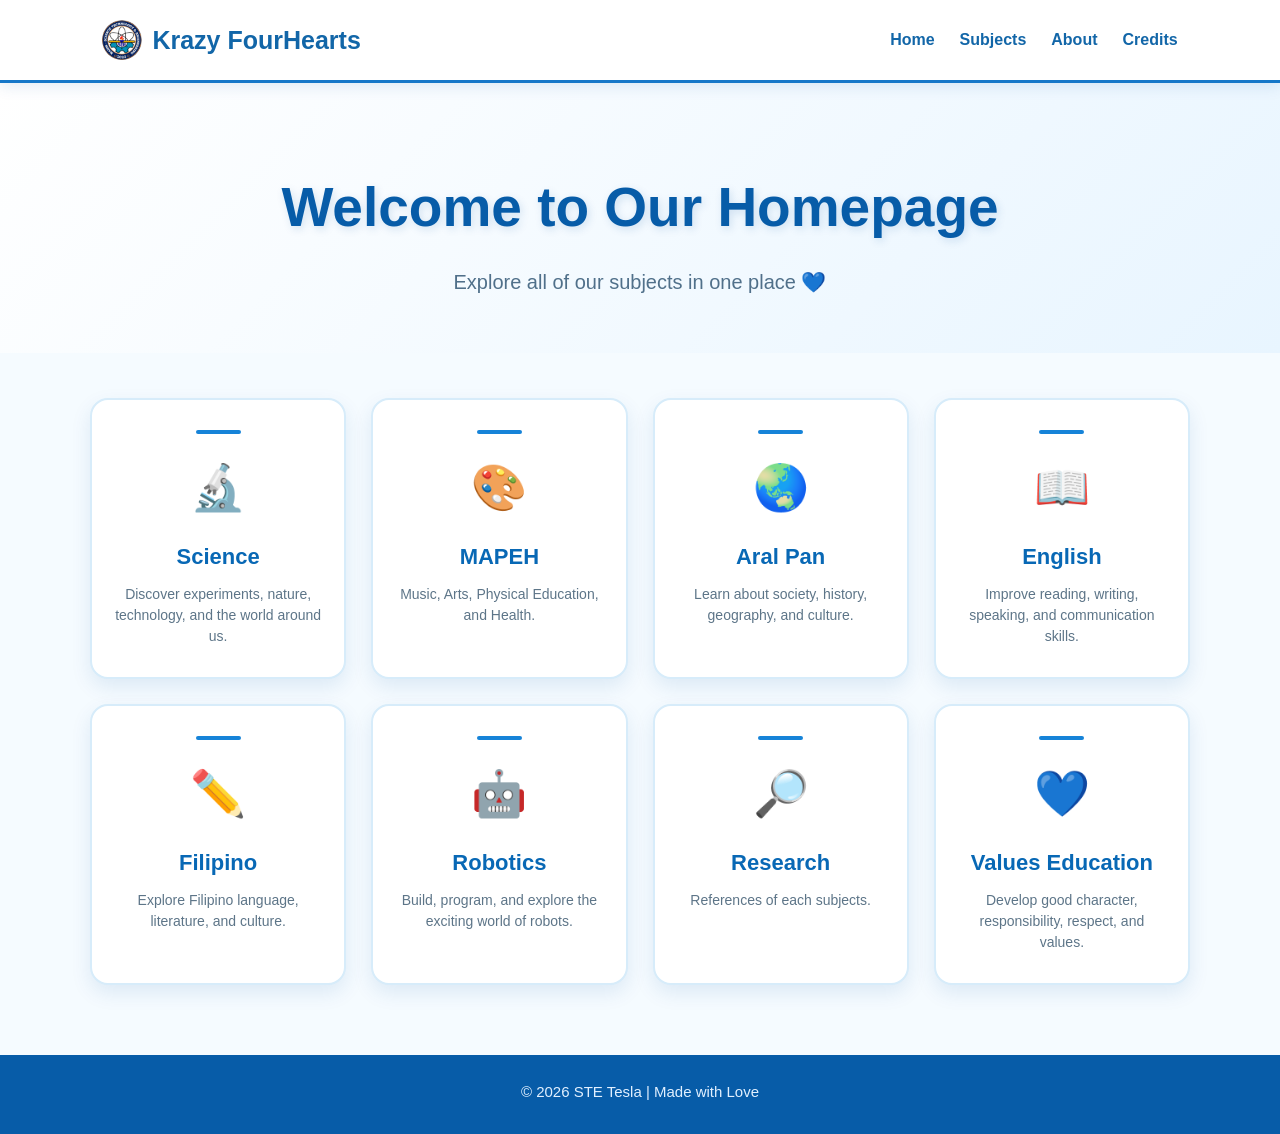
<file: index.html>
<!DOCTYPE html>
<html lang="en">
<head>
    <meta charset="UTF-8">
    <meta name="viewport" content="width=device-width, initial-scale=1.0">

    <title>Homepage</title>

    <link rel="stylesheet" href="styles.css">
</head>

<body class="home-page">

    <nav>
        <div class="home-logo">
            <img src="stelogo.jpg" alt="STE Logo">
            <span>Krazy FourHearts</span>
        </div>

        <div class="home-nav-links">
            <a href="index.html">Home</a>
            <a href="#subjects">Subjects</a>
            <a href="about.html">About</a>
            <a href="credit.html">Credits</a>
        </div>
    </nav>

    <section class="home-hero" id="home">
        <h1>Welcome to Our Homepage</h1>
        <p>Explore all of our subjects in one place 💙</p>
    </section>

    <section class="home-subjects" id="subjects">

        <a href="science.html" class="home-card-link">
            <div class="home-card">
                <div class="home-icon">🔬</div>
                <h2>Science</h2>
                <p>
                    Discover experiments, nature, technology,
                    and the world around us.
                </p>
            </div>
        </a>

        <a href="mapeh copy.html" class="home-card-link">
            <div class="home-card">
                <div class="home-icon">🎨</div>
                <h2>MAPEH</h2>
                <p>
                    Music, Arts, Physical Education, and Health.
                </p>
            </div>
        </a>

        <a href="aralpan.html" class="home-card-link">
            <div class="home-card">
                <div class="home-icon">🌏</div>
                <h2>Aral Pan</h2>
                <p>
                    Learn about society, history, geography,
                    and culture.
                </p>
            </div>
        </a>

        <a href="mapeh copy.html" class="home-card-link">
            <div class="home-card">
                <div class="home-icon">📖</div>
                <h2>English</h2>
                <p>
                    Improve reading, writing, speaking,
                    and communication skills.
                </p>
            </div>
        </a>

        <a href="filipino.html" class="home-card-link">
            <div class="home-card">
                <div class="home-icon">✏️</div>
                <h2>Filipino</h2>
                <p>
                    Explore Filipino language, literature,
                    and culture.
                </p>
            </div>
        </a>

        <a href="robotics.html" class="home-card-link">
            <div class="home-card">
                <div class="home-icon">🤖</div>
                <h2>Robotics</h2>
                <p>
                    Build, program, and explore the exciting
                    world of robots.
                </p>
            </div>
        </a>

        <a href="Research.html" class="home-card-link">
            <div class="home-card">
                <div class="home-icon">🔎</div>
                <h2>Research</h2>
                <p>
                    References of each subjects.
                </p>
            </div>
        </a>

        <a href="values ed.html" class="home-card-link">
            <div class="home-card">
                <div class="home-icon">💙</div>
                <h2>Values Education</h2>
                <p>
                    Develop good character, responsibility,
                    respect, and values.
                </p>
            </div>
        </a>

    </section>

    <footer class="home-footer">
        <p>© 2026 STE Tesla | Made with Love</p>
    </footer>

</body>
</html>
</file>
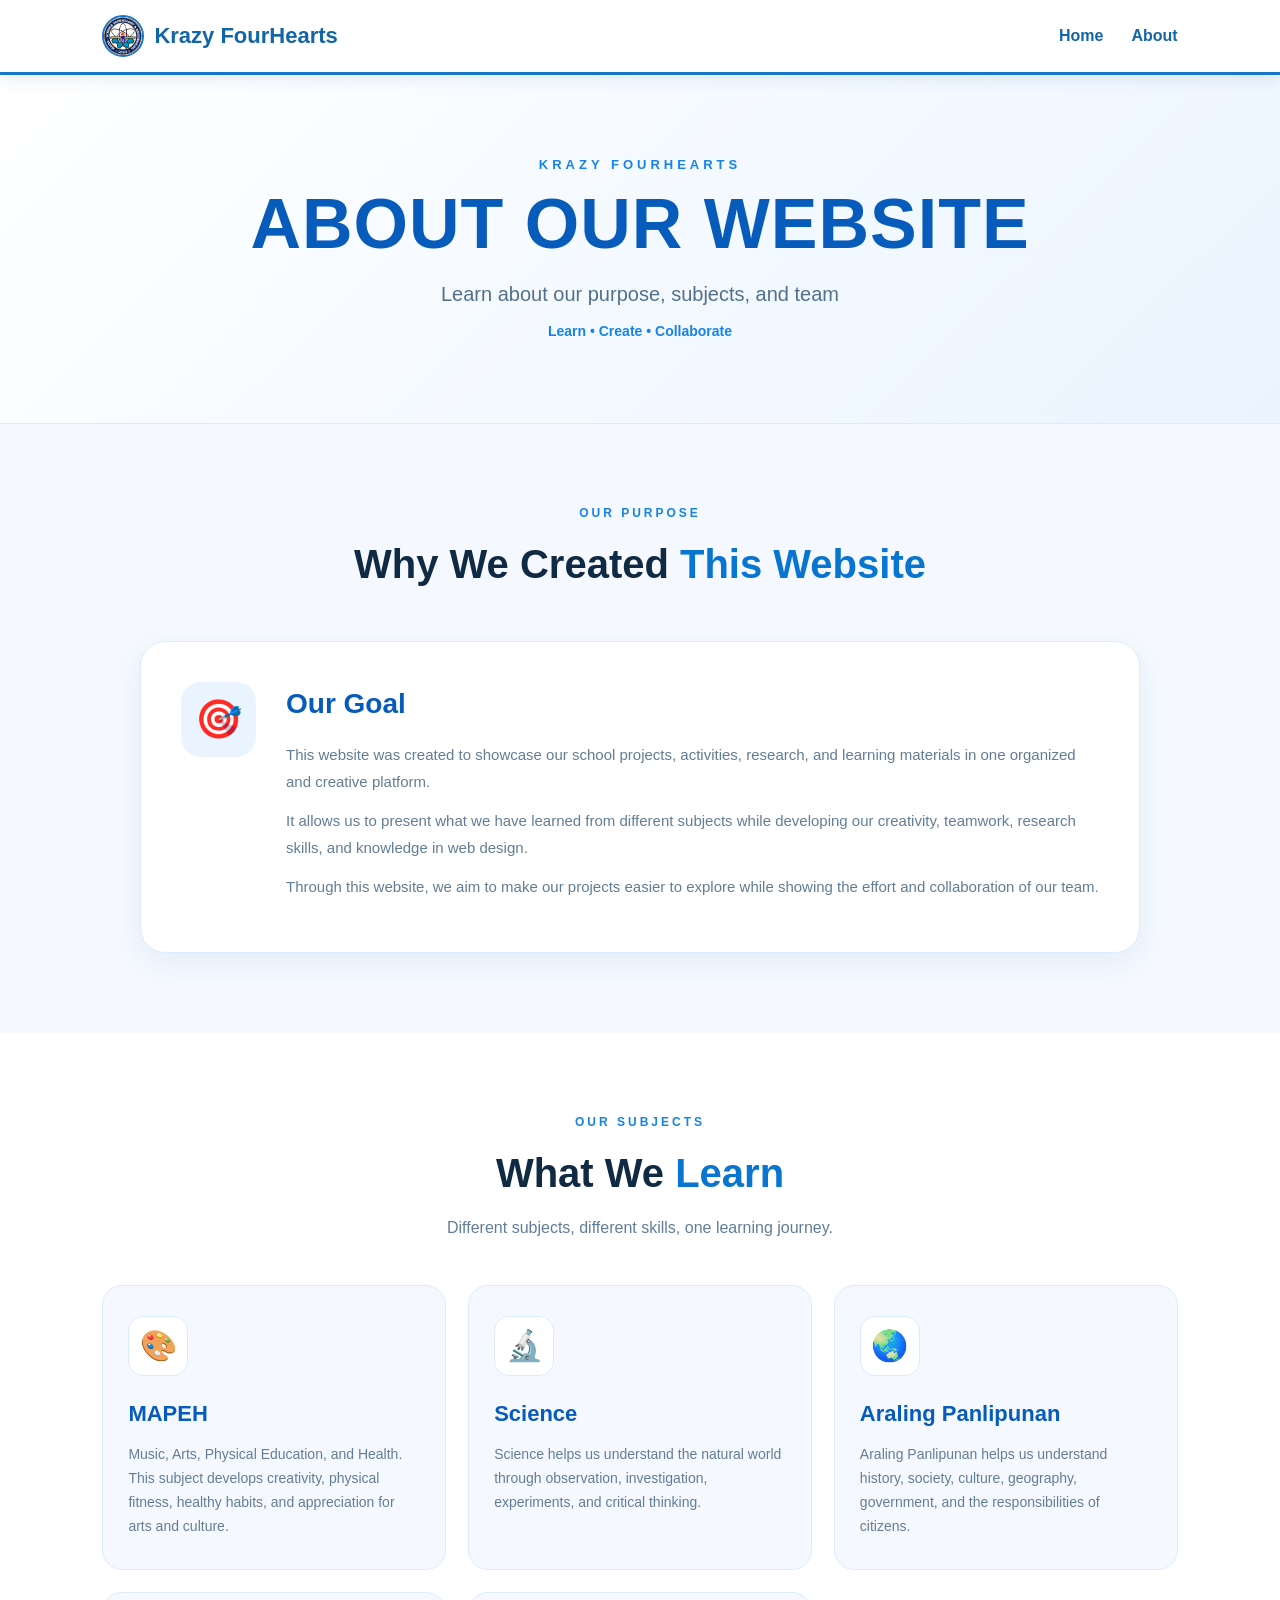
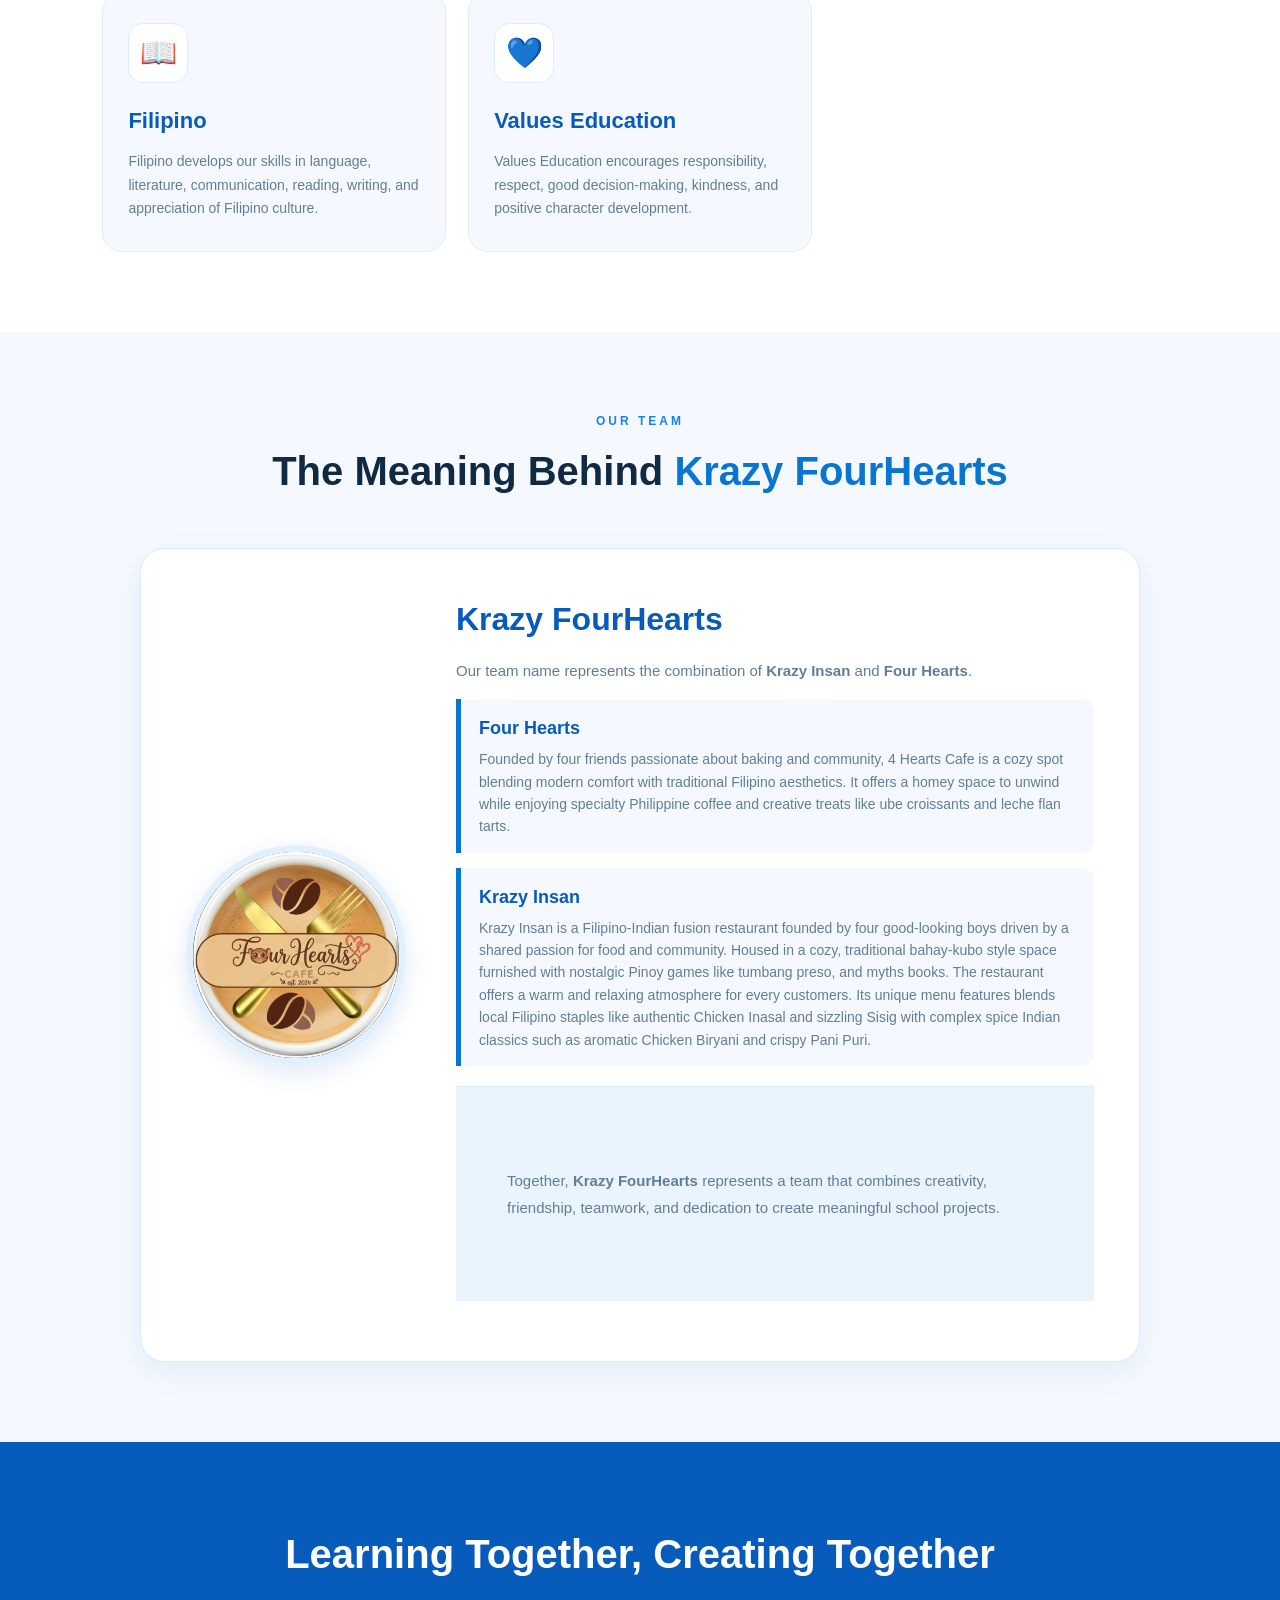
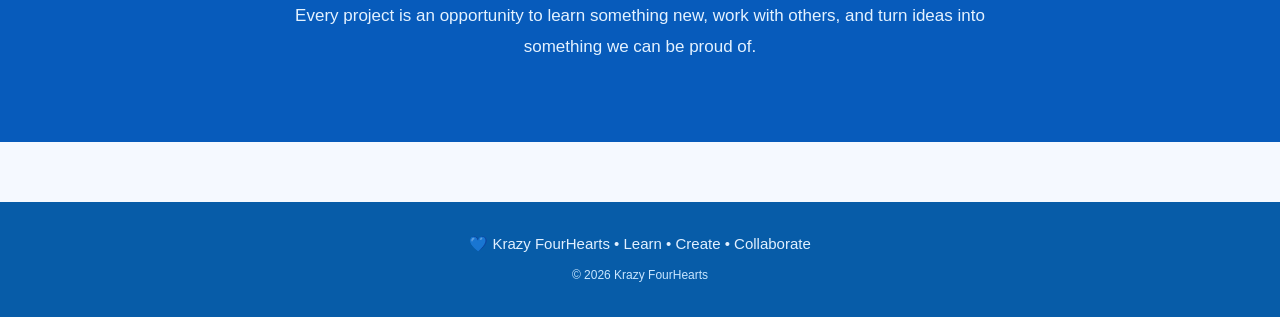
<file: about.html>
<!DOCTYPE html>
<html lang="en">

<head>
    <meta charset="UTF-8">
    <meta name="viewport" content="width=device-width, initial-scale=1.0">

    <title>About Us | Krazy FourHearts</title>

    <link rel="stylesheet" href="styles.css">
</head>

<body>

    

    <nav>

        <div class="logo">
            <img src="stelogo.jpg" alt="Four Hearts Logo">
            Krazy FourHearts
        </div>

        <div class="nav-links">
            <a href="index.html">Home</a>
            <a href="about.html">About</a>
        </div>

    </nav>


    

    <header class="page-header">

        <p class="header-label">
            KRAZY FOURHEARTS
        </p>

        <h1>
            About Our Website
        </h1>

        <p class="header-description">
            Learn about our purpose, subjects, and team
        </p>

        <span>
            Learn • Create • Collaborate
        </span>

    </header>


    

    <section class="purpose">

        <div class="section-heading">

            <p>
                OUR PURPOSE
            </p>

            <h2>
                Why We Created <span>This Website</span>
            </h2>

        </div>

        <div class="purpose-card">

            <div class="purpose-icon">
                🎯
            </div>

            <div>

                <h3>
                    Our Goal
                </h3>

                <p>
                    This website was created to showcase our school
                    projects, activities, research, and learning materials
                    in one organized and creative platform.
                </p>

                <p>
                    It allows us to present what we have learned from
                    different subjects while developing our creativity,
                    teamwork, research skills, and knowledge in web design.
                </p>

                <p>
                    Through this website, we aim to make our projects
                    easier to explore while showing the effort and
                    collaboration of our team.
                </p>

            </div>

        </div>

    </section>


    

    <section class="subjects-section">

        <div class="section-heading">

            <p>
                OUR SUBJECTS
            </p>

            <h2>
                What We <span>Learn</span>
            </h2>

            <span>
                Different subjects, different skills, one learning journey.
            </span>

        </div>


        <div class="subjects-grid">


            

            <div class="subject-card">

                <div class="subject-icon">
                    🎨
                </div>

                <h3>
                    MAPEH
                </h3>

                <p>
                    Music, Arts, Physical Education, and Health.
                    This subject develops creativity, physical fitness,
                    healthy habits, and appreciation for arts and culture.
                </p>

            </div>


            

            <div class="subject-card">

                <div class="subject-icon">
                    🔬
                </div>

                <h3>
                    Science
                </h3>

                <p>
                    Science helps us understand the natural world through
                    observation, investigation, experiments, and critical
                    thinking.
                </p>

            </div>


            

            <div class="subject-card">

                <div class="subject-icon">
                    🌏
                </div>

                <h3>
                    Araling Panlipunan
                </h3>

                <p>
                    Araling Panlipunan helps us understand history,
                    society, culture, geography, government, and the
                    responsibilities of citizens.
                </p>

            </div>


            

            <div class="subject-card">

                <div class="subject-icon">
                    📖
                </div>

                <h3>
                    Filipino
                </h3>

                <p>
                    Filipino develops our skills in language, literature,
                    communication, reading, writing, and appreciation of
                    Filipino culture.
                </p>

            </div>


            

            <div class="subject-card">

                <div class="subject-icon">
                    💙
                </div>

                <h3>
                    Values Education
                </h3>

                <p>
                    Values Education encourages responsibility, respect,
                    good decision-making, kindness, and positive character
                    development.
                </p>

            </div>


        </div>

    </section>


    

    <section class="team-section">

        <div class="section-heading">

            <p>
                OUR TEAM
            </p>

            <h2>
                The Meaning Behind
                <span>Krazy FourHearts</span>
            </h2>

        </div>


        <div class="team-card">

            <div class="team-logo">

                <img
                    src="fourhearts1.jpg"
                    alt="Four Hearts Cafe Logo"
                >

            </div>


            <div class="team-content">

                <h3>
                    Krazy FourHearts
                </h3>

                <p>
                    Our team name represents the combination of
                    <strong>Krazy Insan</strong> and
                    <strong>Four Hearts</strong>.
                </p>

                <div class="meaning-box">

                    <h4>
                        Four Hearts
                    </h4>

                    <p>
                        Founded by four friends passionate about baking and community, 4 Hearts Cafe is a cozy spot blending modern comfort with traditional Filipino aesthetics. It offers a homey space to unwind while enjoying specialty Philippine coffee and creative treats like ube croissants and leche flan tarts.
                    </p>

                </div>


                <div class="meaning-box">

                    <h4>
                        Krazy Insan
                    </h4>

                    <p>
                        Krazy Insan is a Filipino-Indian fusion restaurant founded by four good-looking boys driven by a shared passion for food and community. Housed in a cozy, traditional bahay-kubo style space furnished with nostalgic Pinoy games like tumbang preso, and myths books. The restaurant offers a warm and relaxing atmosphere for every customers. Its unique menu features blends local Filipino staples like authentic Chicken Inasal and sizzling Sisig with complex spice Indian classics such as aromatic Chicken Biryani and crispy Pani Puri.
                    </p>

                </div>


                <p class="team-message">
                    Together, <strong>Krazy FourHearts</strong>
                    represents a team that combines creativity,
                    friendship, teamwork, and dedication to create
                    meaningful school projects.
                </p>

            </div>

        </div>

    </section>


    

    <section class="message">

        <h2>
            Learning Together,
            Creating Together
        </h2>

        <p>
            Every project is an opportunity to learn something new,
            work with others, and turn ideas into something we can
            be proud of.
        </p>

    </section>


    

    <footer>

        <p>
            💙 Krazy FourHearts • Learn • Create • Collaborate
        </p>

        <small>
            © 2026 Krazy FourHearts
        </small>

    </footer>


</body>
</html>
</file>
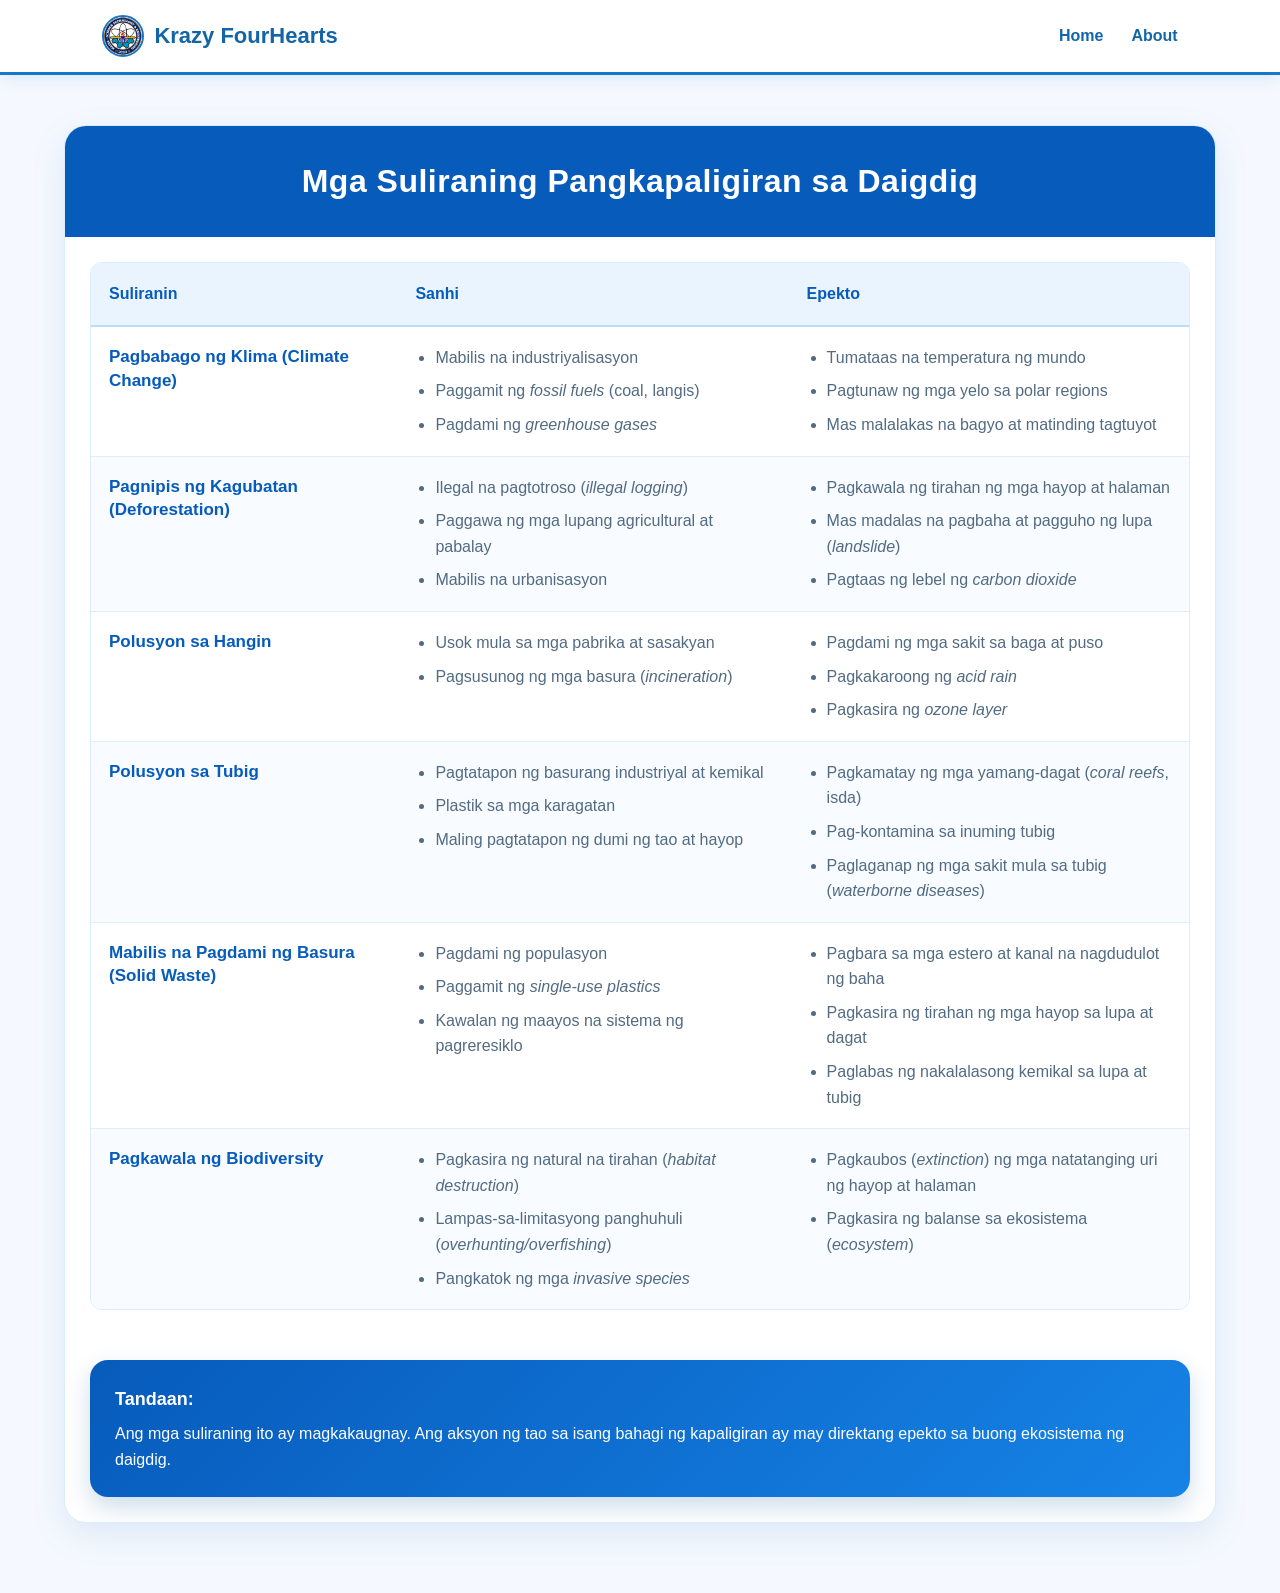
<file: aralpan.html>
<!DOCTYPE html>
<html lang="tl">
<head>
  <meta charset="UTF-8">
  <meta name="viewport" content="width=device-width, initial-scale=1.0">
  <title>Mga Suliraning Pangkapaligiran sa Daigdig</title>
      <link rel="stylesheet" href="styles.css">

</head>
<body>
    <nav>
        <div class="logo"> <img src="stelogo.jpg" width="20px"></img>Krazy FourHearts</div>

        <div class="nav-links">
            <a href="index.html">Home</a>
            <a href="#subjects">About</a>
        </div>
    </nav>
  <div class="container">
    <h2>Mga Suliraning Pangkapaligiran sa Daigdig</h2>
    
    <div class="table-container">
      <table>
        <thead>
          <tr>
            <th>Suliranin</th>
            <th>Sanhi</th>
            <th>Epekto</th>
          </tr>
        </thead>
        <tbody>
          <tr>
            <td class="problem-title">Pagbabago ng Klima (Climate Change)</td>
            <td>
              <ul>
                <li>Mabilis na industriyalisasyon</li>
                <li>Paggamit ng <em>fossil fuels</em> (coal, langis)</li>
                <li>Pagdami ng <em>greenhouse gases</em></li>
              </ul>
            </td>
            <td>
              <ul>
                <li>Tumataas na temperatura ng mundo</li>
                <li>Pagtunaw ng mga yelo sa polar regions</li>
                <li>Mas malalakas na bagyo at matinding tagtuyot</li>
              </ul>
            </td>
          </tr>
          <tr>
            <td class="problem-title">Pagnipis ng Kagubatan (Deforestation)</td>
            <td>
              <ul>
                <li>Ilegal na pagtotroso (<em>illegal logging</em>)</li>
                <li>Paggawa ng mga lupang agricultural at pabalay</li>
                <li>Mabilis na urbanisasyon</li>
              </ul>
            </td>
            <td>
              <ul>
                <li>Pagkawala ng tirahan ng mga hayop at halaman</li>
                <li>Mas madalas na pagbaha at pagguho ng lupa (<em>landslide</em>)</li>
                <li>Pagtaas ng lebel ng <em>carbon dioxide</em></li>
              </ul>
            </td>
          </tr>
          <tr>
            <td class="problem-title">Polusyon sa Hangin</td>
            <td>
              <ul>
                <li>Usok mula sa mga pabrika at sasakyan</li>
                <li>Pagsusunog ng mga basura (<em>incineration</em>)</li>
              </ul>
            </td>
            <td>
              <ul>
                <li>Pagdami ng mga sakit sa baga at puso</li>
                <li>Pagkakaroong ng <em>acid rain</em></li>
                <li>Pagkasira ng <em>ozone layer</em></li>
              </ul>
            </td>
          </tr>
          <tr>
            <td class="problem-title">Polusyon sa Tubig</td>
            <td>
              <ul>
                <li>Pagtatapon ng basurang industriyal at kemikal</li>
                <li>Plastik sa mga karagatan</li>
                <li>Maling pagtatapon ng dumi ng tao at hayop</li>
              </ul>
            </td>
            <td>
              <ul>
                <li>Pagkamatay ng mga yamang-dagat (<em>coral reefs</em>, isda)</li>
                <li>Pag-kontamina sa inuming tubig</li>
                <li>Paglaganap ng mga sakit mula sa tubig (<em>waterborne diseases</em>)</li>
              </ul>
            </td>
          </tr>
          <tr>
            <td class="problem-title">Mabilis na Pagdami ng Basura (Solid Waste)</td>
            <td>
              <ul>
                <li>Pagdami ng populasyon</li>
                <li>Paggamit ng <em>single-use plastics</em></li>
                <li>Kawalan ng maayos na sistema ng pagreresiklo</li>
              </ul>
            </td>
            <td>
              <ul>
                <li>Pagbara sa mga estero at kanal na nagdudulot ng baha</li>
                <li>Pagkasira ng tirahan ng mga hayop sa lupa at dagat</li>
                <li>Paglabas ng nakalalasong kemikal sa lupa at tubig</li>
              </ul>
            </td>
          </tr>
          <tr>
            <td class="problem-title">Pagkawala ng Biodiversity</td>
            <td>
              <ul>
                <li>Pagkasira ng natural na tirahan (<em>habitat destruction</em>)</li>
                <li>Lampas-sa-limitasyong panghuhuli (<em>overhunting/overfishing</em>)</li>
                <li>Pangkatok ng mga <em>invasive species</em></li>
              </ul>
            </td>
            <td>
              <ul>
                <li>Pagkaubos (<em>extinction</em>) ng mga natatanging uri ng hayop at halaman</li>
                <li>Pagkasira ng balanse sa ekosistema (<em>ecosystem</em>)</li>
              </ul>
            </td>
          </tr>
        </tbody>
      </table>
    </div>

    <div class="note">
      <strong>Tandaan:</strong> Ang mga suliraning ito ay magkakaugnay. Ang aksyon ng tao sa isang bahagi ng kapaligiran ay may direktang epekto sa buong ekosistema ng daigdig.
    </div>
  </div>

</body>
</html>
    
</body>
</html>
</file>
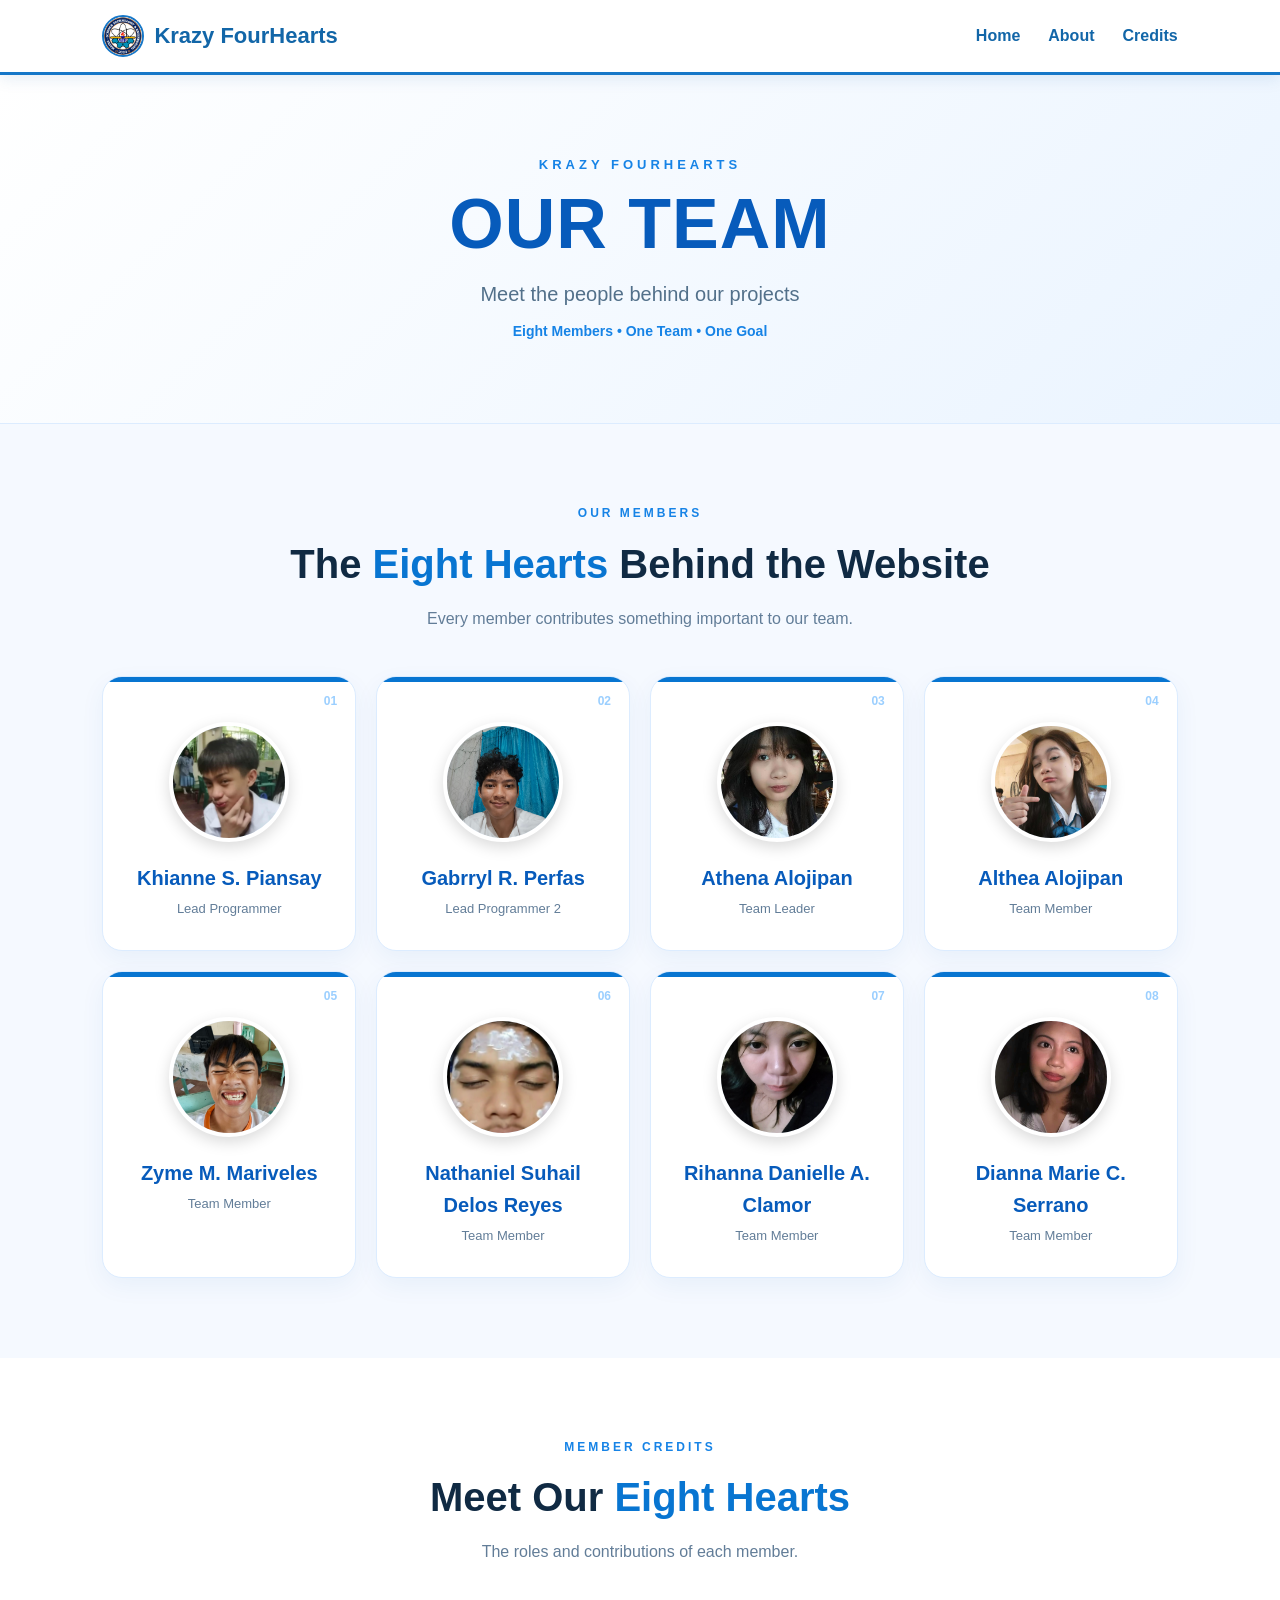
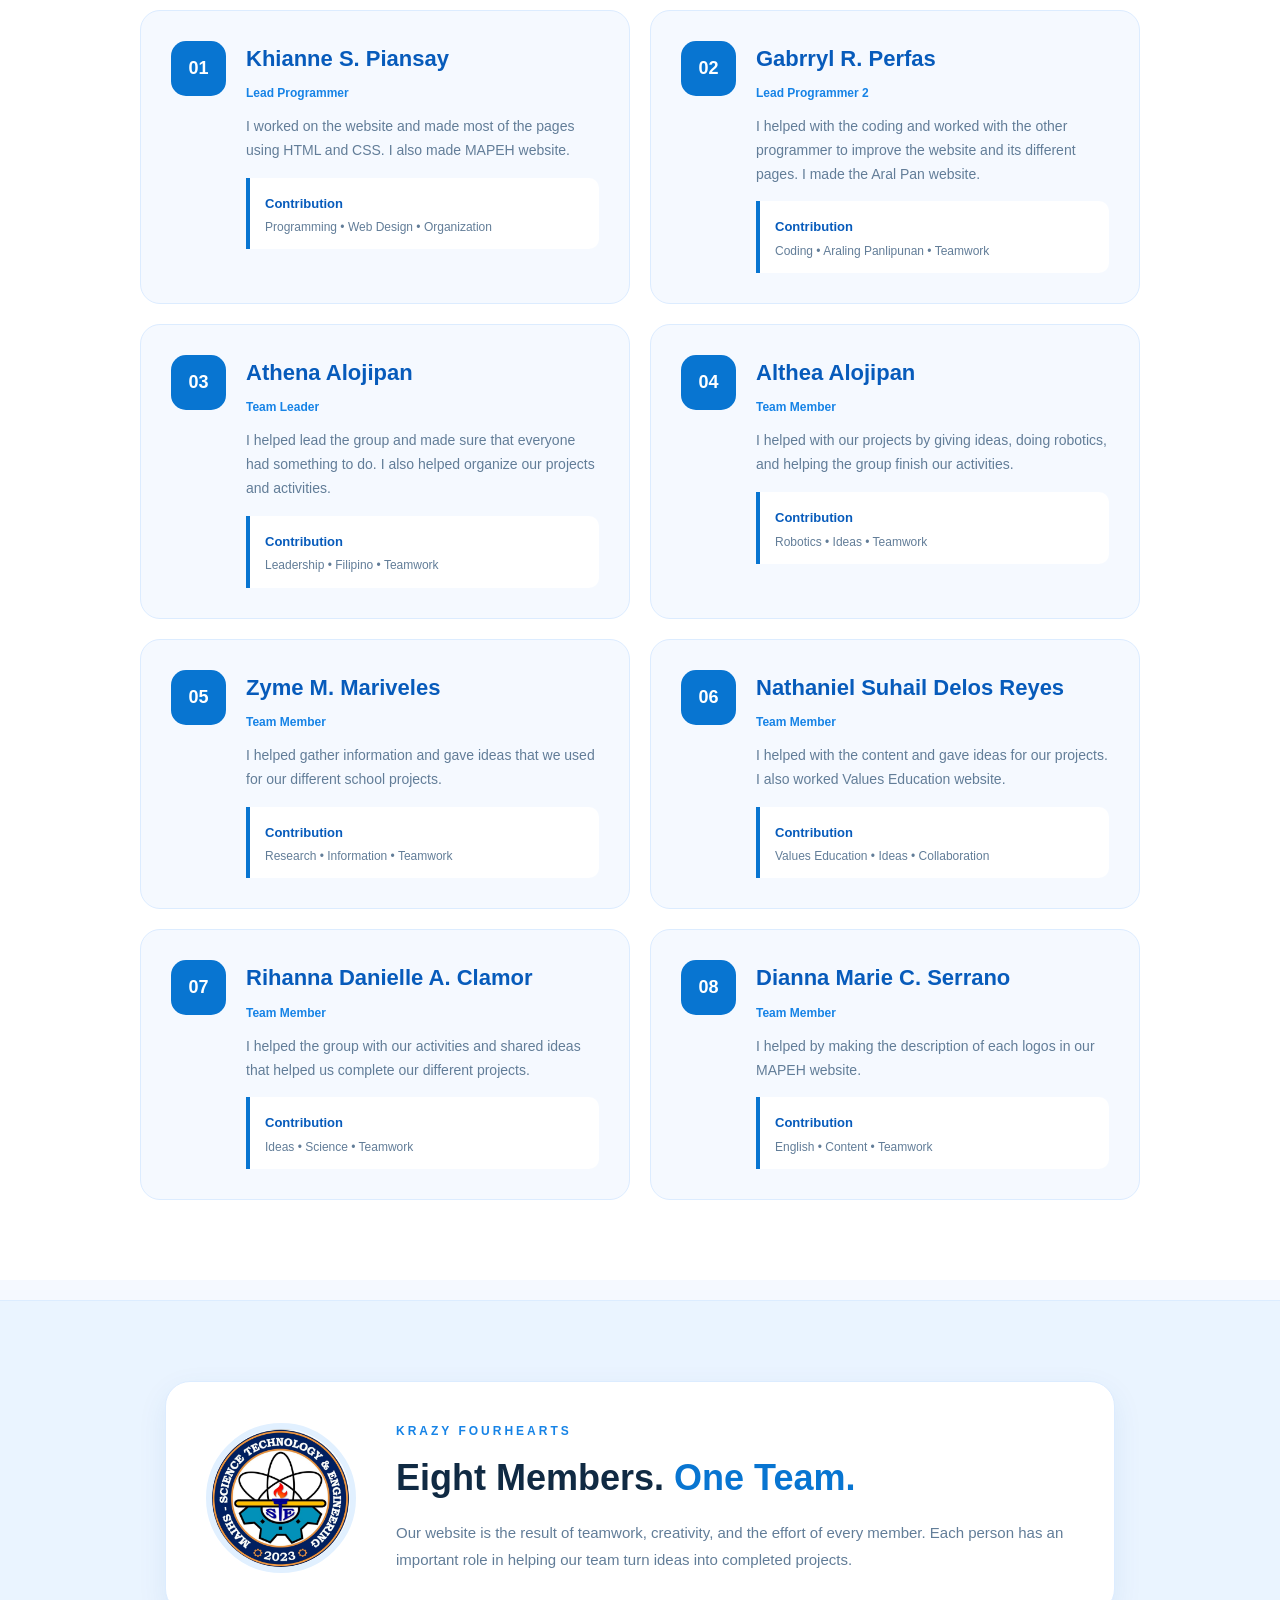
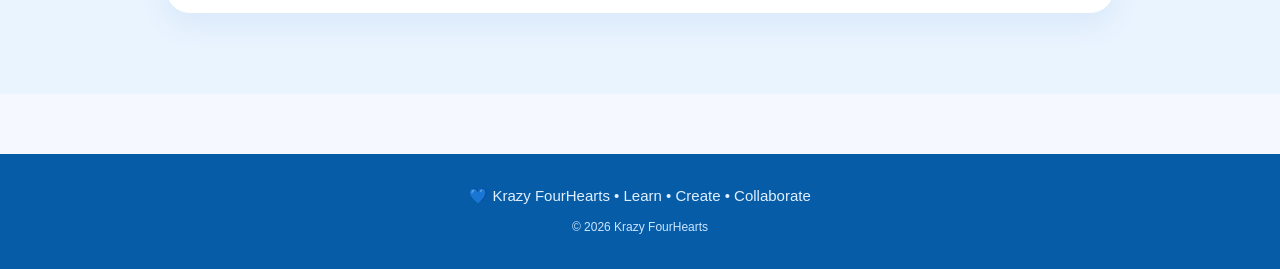
<file: credit.html>
<!DOCTYPE html>
<html lang="en">

<head>
    <meta charset="UTF-8">
    <meta name="viewport" content="width=device-width, initial-scale=1.0">

    <title>Credits | Krazy FourHearts</title>

    <link rel="stylesheet" href="styles.css">
</head>

<body>

    

    <nav>

        <div class="logo">
            <img src="stelogo.jpg" alt="Four Hearts Logo">
            Krazy FourHearts
        </div>

        <div class="nav-links">
            <a href="index.html">Home</a>
            <a href="about.html">About</a>
            <a href="credit.html">Credits</a>
        </div>

    </nav>


   

    <header class="page-header">

        <p class="header-label">
            KRAZY FOURHEARTS
        </p>

        <h1>
            Our Team
        </h1>

        <p class="header-description">
            Meet the people behind our projects
        </p>

        <span>
            Eight Members • One Team • One Goal
        </span>

    </header>


    

    <section class="members-section">

        <div class="section-heading">

            <p>
                OUR MEMBERS
            </p>

            <h2>
                The <span>Eight Hearts</span>
                Behind the Website
            </h2>

            <span>
                Every member contributes something important to our team.
            </span>

        </div>


        <div class="members-grid">

    <div class="member-card">
        <div class="member-number">01</div>

        <div class="member-avatar">
            <img src="khianne.jpg" alt="Khianne S. Piansay">
        </div>

        <h3>Khianne S. Piansay</h3>
        <p>Lead Programmer</p>
    </div>


    <div class="member-card">
        <div class="member-number">02</div>

        <div class="member-avatar">
            <img src="gabrryl.jpg" alt="Member 2">
        </div>

        <h3>Gabrryl R. Perfas</h3>
        <p>Lead Programmer 2</p>
    </div>


    <div class="member-card">
        <div class="member-number">03</div>

        <div class="member-avatar">
            <img src="athena.jpg" alt="Member 3">
        </div>

        <h3>Athena Alojipan</h3>
        <p>Team Leader</p>
    </div>


    <div class="member-card">
        <div class="member-number">04</div>

        <div class="member-avatar">
            <img src="althea.jpg" alt="Member 4">
        </div>

        <h3>Althea Alojipan</h3>
        <p>Team Member</p>
    </div>


    <div class="member-card">
        <div class="member-number">05</div>

        <div class="member-avatar">
            <img src="zyme.jpg" alt="Member 5">
        </div>

        <h3>Zyme M. Mariveles</h3>
        <p>Team Member</p>
    </div>


    <div class="member-card">
        <div class="member-number">06</div>

        <div class="member-avatar">
            <img src="nathaniel.jpg" alt="Member 6">
        </div>

        <h3>Nathaniel Suhail Delos Reyes</h3>
        <p>Team Member</p>
    </div>


    <div class="member-card">
        <div class="member-number">07</div>

        <div class="member-avatar">
            <img src="rihanna.jpg" alt="Member 7">
        </div>

        <h3>Rihanna Danielle A. Clamor</h3>
        <p>Team Member</p>
    </div>


    <div class="member-card">
        <div class="member-number">08</div>

        <div class="member-avatar">
            <img src="dianna.jpg" alt="Member 8">
        </div>

        <h3>Dianna Marie C. Serrano</h3>
        <p>Team Member</p>
    </div>

    </div>

    </section>


    

    <section class="credits-section">

    <div class="section-heading">

        <p>
            MEMBER CREDITS
        </p>

        <h2>
            Meet Our <span>Eight Hearts</span>
        </h2>

        <span>
            The roles and contributions of each member.
        </span>

    </div>


    <div class="credit-tabs">


        <div class="credit-card">

            <div class="credit-number">
                01
            </div>

            <div class="credit-info">

                <h3>
                    Khianne S. Piansay
                </h3>

                <span class="role">
                    Lead Programmer
                </span>

                <p>
                    I worked on the website and made most of the
                    pages using HTML and CSS. I also made MAPEH website.
                </p>

                <div class="contribution">

                    <strong>
                        Contribution
                    </strong>

                    <p>
                        Programming • Web Design • Organization
                    </p>

                </div>

            </div>

        </div>


        <div class="credit-card">

            <div class="credit-number">
                02
            </div>

            <div class="credit-info">

                <h3>
                    Gabrryl R. Perfas
                </h3>

                <span class="role">
                    Lead Programmer 2
                </span>

                <p>
                    I helped with the coding and worked with the
                    other programmer to improve the website and
                    its different pages. I made the Aral Pan website.
                </p>

                <div class="contribution">

                    <strong>
                        Contribution
                    </strong>

                    <p>
                        Coding • Araling Panlipunan • Teamwork
                    </p>

                </div>

            </div>

        </div>


        <div class="credit-card">

            <div class="credit-number">
                03
            </div>

            <div class="credit-info">

                <h3>
                    Athena Alojipan
                </h3>

                <span class="role">
                    Team Leader
                </span>

                <p>
                    I helped lead the group and made sure that
                    everyone had something to do. I also helped
                    organize our projects and activities.
                </p>

                <div class="contribution">

                    <strong>
                        Contribution
                    </strong>

                    <p>
                        Leadership • Filipino • Teamwork
                    </p>

                </div>

            </div>

        </div>


        <div class="credit-card">

            <div class="credit-number">
                04
            </div>

            <div class="credit-info">

                <h3>
                    Althea Alojipan
                </h3>

                <span class="role">
                    Team Member
                </span>

                <p>
                    I helped with our projects by giving ideas,
                    doing robotics, and helping the group finish
                    our activities.
                </p>

                <div class="contribution">

                    <strong>
                        Contribution
                    </strong>

                    <p>
                        Robotics • Ideas • Teamwork
                    </p>

                </div>

            </div>

        </div>


        <div class="credit-card">

            <div class="credit-number">
                05
            </div>

            <div class="credit-info">

                <h3>
                    Zyme M. Mariveles
                </h3>

                <span class="role">
                    Team Member
                </span>

                <p>
                    I helped gather information and gave ideas
                    that we used for our different school projects.
                </p>

                <div class="contribution">

                    <strong>
                        Contribution
                    </strong>

                    <p>
                        Research • Information • Teamwork
                    </p>

                </div>

            </div>

        </div>


        <div class="credit-card">

            <div class="credit-number">
                06
            </div>

            <div class="credit-info">

                <h3>
                    Nathaniel Suhail Delos Reyes
                </h3>

                <span class="role">
                    Team Member
                </span>

                <p>
                    I helped with the content and gave ideas
                    for our projects. I also worked Values Education website.
                </p>

                <div class="contribution">

                    <strong>
                        Contribution
                    </strong>

                    <p>
                        Values Education • Ideas • Collaboration
                    </p>

                </div>

            </div>

        </div>


        <div class="credit-card">

            <div class="credit-number">
                07
            </div>

            <div class="credit-info">

                <h3>
                   Rihanna Danielle A. Clamor
                </h3>

                <span class="role">
                    Team Member
                </span>

                <p>
                    I helped the group with our activities and
                    shared ideas that helped us complete our
                    different projects.
                </p>

                <div class="contribution">

                    <strong>
                        Contribution
                    </strong>

                    <p>
                        Ideas • Science • Teamwork
                    </p>

                </div>

            </div>

        </div>


        <div class="credit-card">

            <div class="credit-number">
                08
            </div>

            <div class="credit-info">

                <h3>
                    Dianna Marie C. Serrano
                </h3>

                <span class="role">
                    Team Member
                </span>

                <p>
                   I helped by making the description of 
                   each logos in our MAPEH website.
                </p>

                <div class="contribution">

                    <strong>
                        Contribution
                    </strong>

                    <p>
                        English • Content • Teamwork
                    </p>

                </div>

            </div>

        </div>


    </div>

</section>


    

    <section class="team-message">

        <div class="message-content">

            <div class="message-logo">
                <img src="stelogo.jpg" alt="Four Hearts Logo">
            </div>

            <div>

                <p class="message-label">
                    KRAZY FOURHEARTS
                </p>

                <h2>
                    Eight Members.
                    <span>One Team.</span>
                </h2>

                <p>
                    Our website is the result of teamwork,
                    creativity, and the effort of every member.
                    Each person has an important role in helping
                    our team turn ideas into completed projects.
                </p>

            </div>

        </div>

    </section>


    

    <footer>

        <p>
            💙 Krazy FourHearts • Learn • Create • Collaborate
        </p>

        <small>
            © 2026 Krazy FourHearts
        </small>

    </footer>


</body>
</html>
</file>
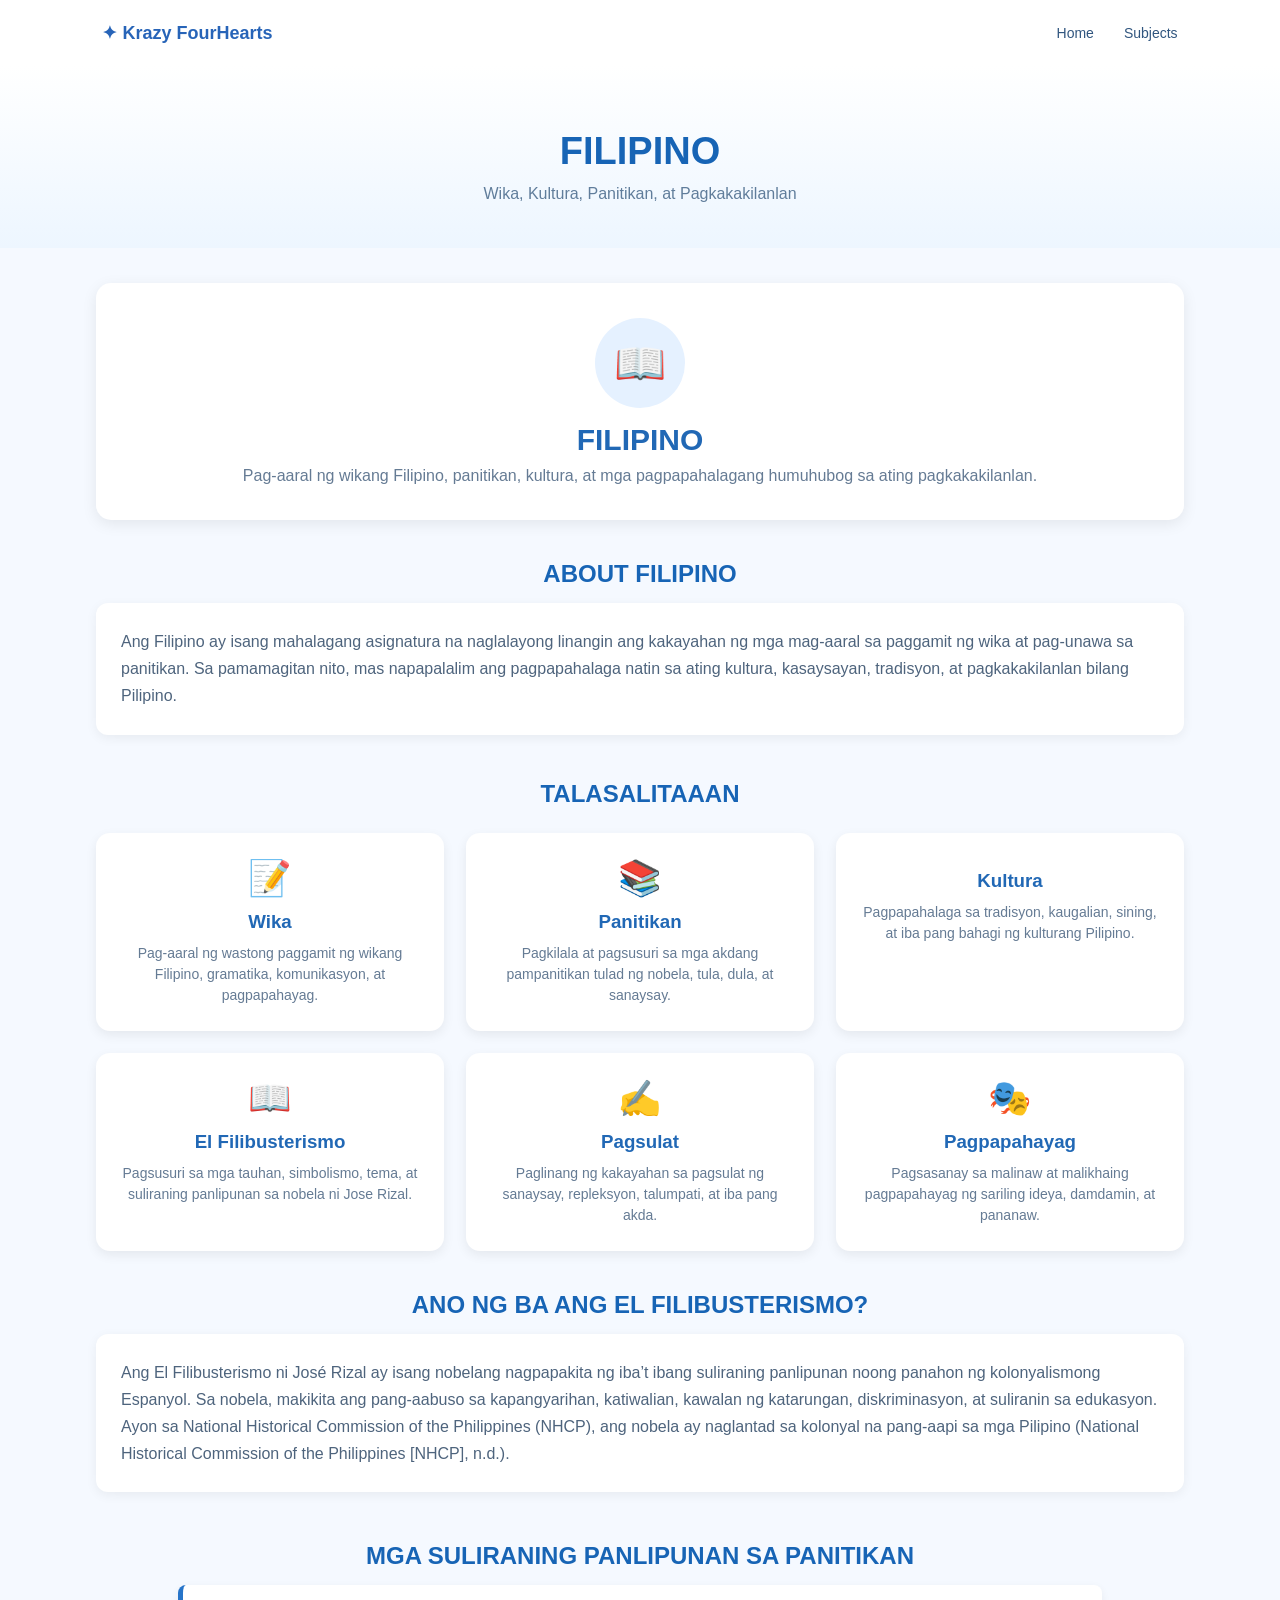
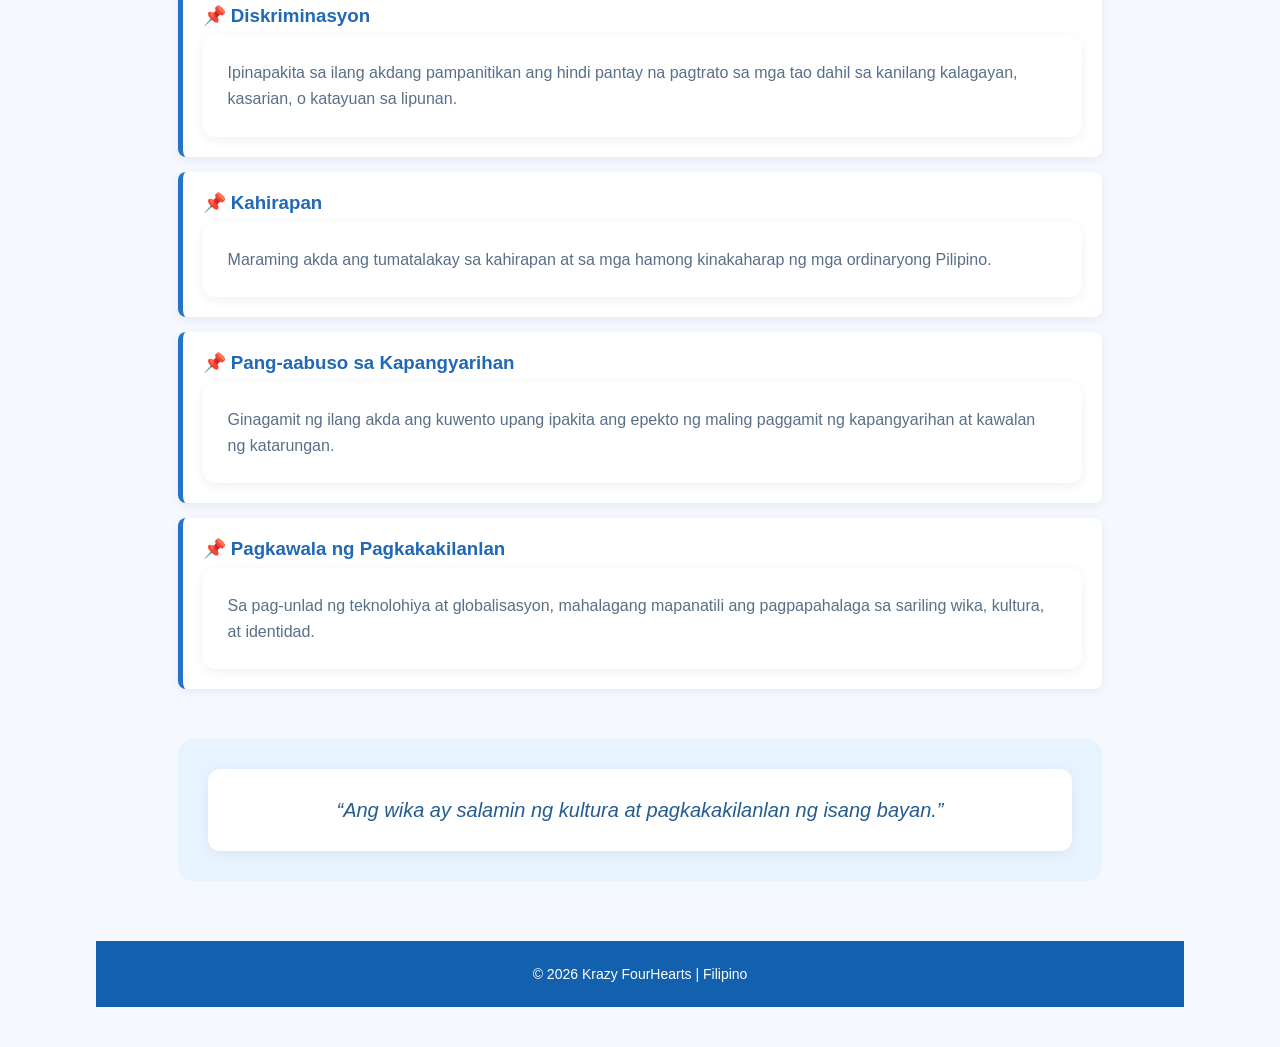
<file: filipino.html>
<!DOCTYPE html>
<html lang="fil">
<head>
    <meta charset="UTF-8">
    <meta name="viewport" content="width=device-width, initial-scale=1.0">
    <title>Filipino | Our Homepage</title>

    <style>
        * {
            margin: 0;
            padding: 0;
            box-sizing: border-box;
            font-family: Arial, sans-serif;
        }

        body {
            background: #f5f9ff;
            color: #183b68;
        }

        
        nav {
            height: 65px;
            background: white;
            display: flex;
            align-items: center;
            justify-content: space-between;
            padding: 0 8%;
            box-shadow: 0 2px 8px rgba(0,0,0,0.08);
        }

        .logo {
            font-size: 18px;
            font-weight: bold;
            color: #2764b8;
        }

        .nav-links {
            display: flex;
            gap: 30px;
        }

        .nav-links a {
            text-decoration: none;
            color: #31567f;
            font-size: 14px;
        }

        .nav-links a:hover {
            color: #1769d1;
        }

        /* HERO */
        .hero {
            text-align: center;
            padding: 65px 20px 45px;
            background: linear-gradient(to bottom, #ffffff, #edf6ff);
        }

        .hero h1 {
            font-size: 38px;
            color: #1764b5;
            margin-bottom: 12px;
        }

        .hero p {
            color: #607d9b;
            font-size: 16px;
        }

        
        .subject-header {
            width: 85%;
            margin: 35px auto;
            background: white;
            border-radius: 15px;
            padding: 35px;
            box-shadow: 0 4px 15px rgba(0,0,0,0.08);
            text-align: center;
        }

        .subject-icon {
            width: 90px;
            height: 90px;
            margin: auto;
            border-radius: 50%;
            background: #e5f1ff;
            display: flex;
            justify-content: center;
            align-items: center;
            font-size: 42px;
        }

        .subject-header h2 {
            margin-top: 15px;
            font-size: 30px;
            color: #2168b5;
        }

        .subject-header p {
            margin-top: 10px;
            color: #657b94;
        }

        
        .about {
            width: 85%;
            margin: 40px auto;
        }

        .about h2 {
            text-align: center;
            color: #1764b5;
            margin-bottom: 15px;
        }

        .about p {
            background: white;
            padding: 25px;
            border-radius: 12px;
            line-height: 1.7;
            color: #4e647d;
            box-shadow: 0 3px 12px rgba(0,0,0,0.06);
        }

        
        .section-title {
            text-align: center;
            color: #1764b5;
            margin: 45px 0 25px;
        }

        .cards {
            width: 85%;
            margin: auto;
            display: grid;
            grid-template-columns: repeat(3, 1fr);
            gap: 22px;
        }

        .card {
            background: white;
            padding: 25px;
            border-radius: 14px;
            text-align: center;
            box-shadow: 0 4px 12px rgba(0,0,0,0.07);
            transition: 0.3s;
        }

        .card:hover {
            transform: translateY(-5px);
            box-shadow: 0 7px 18px rgba(0,0,0,0.12);
        }

        .card-icon {
            font-size: 35px;
            margin-bottom: 12px;
        }

        .card h3 {
            color: #2168b5;
            margin-bottom: 10px;
        }

        .card p {
            color: #657b94;
            line-height: 1.5;
            font-size: 14px;
        }

        
        .problems {
            width: 85%;
            margin: 50px auto;
        }

        .problem-box {
            background: white;
            margin-bottom: 15px;
            padding: 20px;
            border-left: 5px solid #2674c9;
            border-radius: 8px;
            box-shadow: 0 3px 10px rgba(0,0,0,0.06);
        }

        .problem-box h3 {
            color: #2168b5;
            margin-bottom: 8px;
        }

        .problem-box p {
            color: #596f88;
            line-height: 1.6;
        }

        
        .quote {
            width: 85%;
            margin: 50px auto;
            background: #e7f3ff;
            padding: 30px;
            border-radius: 15px;
            text-align: center;
        }

        .quote p {
            font-size: 20px;
            font-style: italic;
            color: #245c91;
            line-height: 1.6;
        }

        
        footer {
            margin-top: 60px;
            background: #1260ae;
            color: white;
            text-align: center;
            padding: 25px;
            font-size: 14px;
        }

        
        @media (max-width: 800px) {
            .cards {
                grid-template-columns: 1fr;
            }

            .nav-links {
                gap: 10px;
            }

            .hero h1 {
                font-size: 30px;
            }
        }
    </style>
</head>

<body>

    
    <nav>
        <div class="logo">✦ Krazy FourHearts</div>

        <div class="nav-links">
            <a href="index.html" href="index.html">Home</a>
            <a href="#filipino">Subjects</a>
        </div>
    </nav>


    
    <section class="hero" id="home">
        <h1>FILIPINO</h1>
        <p>Wika, Kultura, Panitikan, at Pagkakakilanlan </p>
    </section>


    
    <section class="subject-header" id="filipino">

        <div class="subject-icon">📖</div>

        <h2>FILIPINO</h2>

        <p>
            Pag-aaral ng wikang Filipino, panitikan, kultura,
            at mga pagpapahalagang humuhubog sa ating pagkakakilanlan.
        </p>

    </section>


    
    <section class="about">

        <h2>ABOUT FILIPINO</h2>

        <p>
            Ang Filipino ay isang mahalagang asignatura na naglalayong
            linangin ang kakayahan ng mga mag-aaral sa paggamit ng wika
            at pag-unawa sa panitikan. Sa pamamagitan nito, mas napapalalim
            ang pagpapahalaga natin sa ating kultura, kasaysayan,
            tradisyon, at pagkakakilanlan bilang Pilipino.
        </p>

    </section>


    
    <h2 class="section-title">TALASALITAAAN</h2>

    <section class="cards">

        <div class="card">
            <div class="card-icon">📝</div>
            <h3>Wika</h3>
            <p>
                Pag-aaral ng wastong paggamit ng wikang Filipino,
                gramatika, komunikasyon, at pagpapahayag.
            </p>
        </div>

        <div class="card">
            <div class="card-icon">📚</div>
            <h3>Panitikan</h3>
            <p>
                Pagkilala at pagsusuri sa mga akdang pampanitikan
                tulad ng nobela, tula, dula, at sanaysay.
            </p>
        </div>

        <div class="card">
            <div class="card-icon">
            </div>
            <h3>Kultura</h3>
            <p>
                Pagpapahalaga sa tradisyon, kaugalian, sining,
                at iba pang bahagi ng kulturang Pilipino.
            </p>
        </div>

        <div class="card">
            <div class="card-icon">📖</div>
            <h3>El Filibusterismo</h3>
            <p>
                Pagsusuri sa mga tauhan, simbolismo, tema,
                at suliraning panlipunan sa nobela ni Jose Rizal.
            </p>
        </div>

        <div class="card">
            <div class="card-icon">✍️</div>
            <h3>Pagsulat</h3>
            <p>
                Paglinang ng kakayahan sa pagsulat ng sanaysay,
                repleksyon, talumpati, at iba pang akda.
            </p>
        </div>

        <div class="card">
            <div class="card-icon">🎭</div>
            <h3>Pagpapahayag</h3>
            <p>
                Pagsasanay sa malinaw at malikhaing pagpapahayag
                ng sariling ideya, damdamin, at pananaw.
            </p>
        </div>

    </section>


    

    <section class="about">

        <h2>ANO NG BA ANG EL FILIBUSTERISMO?</h2>

        <p>
            Ang El Filibusterismo ni José Rizal ay isang nobelang nagpapakita ng iba’t ibang suliraning panlipunan noong panahon ng kolonyalismong Espanyol. Sa nobela, makikita ang pang-aabuso sa kapangyarihan, katiwalian, kawalan ng katarungan, diskriminasyon, at suliranin sa edukasyon. Ayon sa National Historical Commission of the Philippines (NHCP), ang nobela ay naglantad sa kolonyal na pang-aapi sa mga Pilipino (National Historical Commission of the Philippines [NHCP], n.d.).
        </p>

    <section class="problems">

        <h2 class="section-title">
            MGA SULIRANING PANLIPUNAN SA PANITIKAN
        </h2>

        <div class="problem-box">
            <h3>📌 Diskriminasyon</h3>
            <p>
                Ipinapakita sa ilang akdang pampanitikan ang hindi
                pantay na pagtrato sa mga tao dahil sa kanilang
                kalagayan, kasarian, o katayuan sa lipunan.
            </p>
        </div>

        <div class="problem-box">
            <h3>📌 Kahirapan</h3>
            <p>
                Maraming akda ang tumatalakay sa kahirapan at sa
                mga hamong kinakaharap ng mga ordinaryong Pilipino.
            </p>
        </div>

        <div class="problem-box">
            <h3>📌 Pang-aabuso sa Kapangyarihan</h3>
            <p>
                Ginagamit ng ilang akda ang kuwento upang ipakita
                ang epekto ng maling paggamit ng kapangyarihan
                at kawalan ng katarungan.
            </p>
        </div>

        <div class="problem-box">
            <h3>📌 Pagkawala ng Pagkakakilanlan</h3>
            <p>
                Sa pag-unlad ng teknolohiya at globalisasyon,
                mahalagang mapanatili ang pagpapahalaga sa sariling
                wika, kultura, at identidad.
            </p>
        </div>

    </section>


    
    <section class="quote">

        <p>
            “Ang wika ay salamin ng kultura at pagkakakilanlan
            ng isang bayan.”
        </p>

    </section>


    
    <footer>
        © 2026 Krazy FourHearts | Filipino
    </footer>

</body>
</html>
</file>
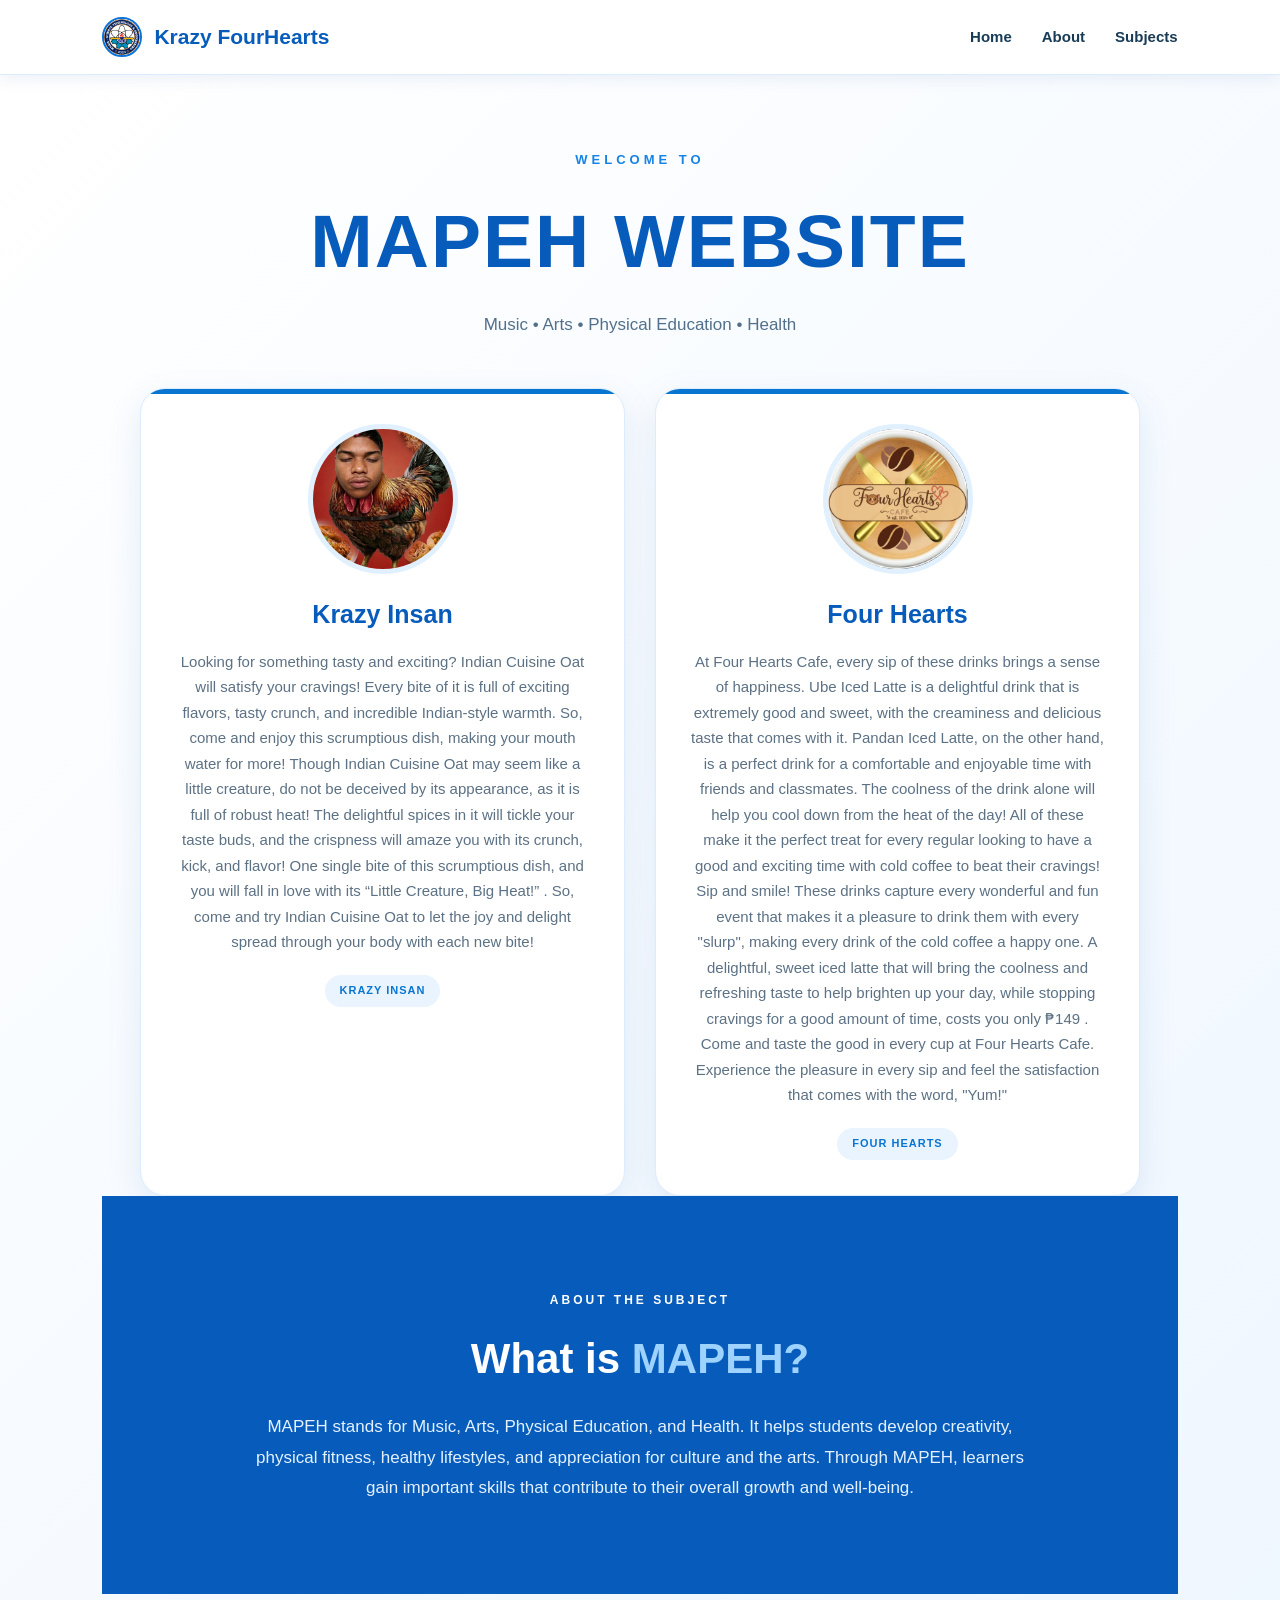
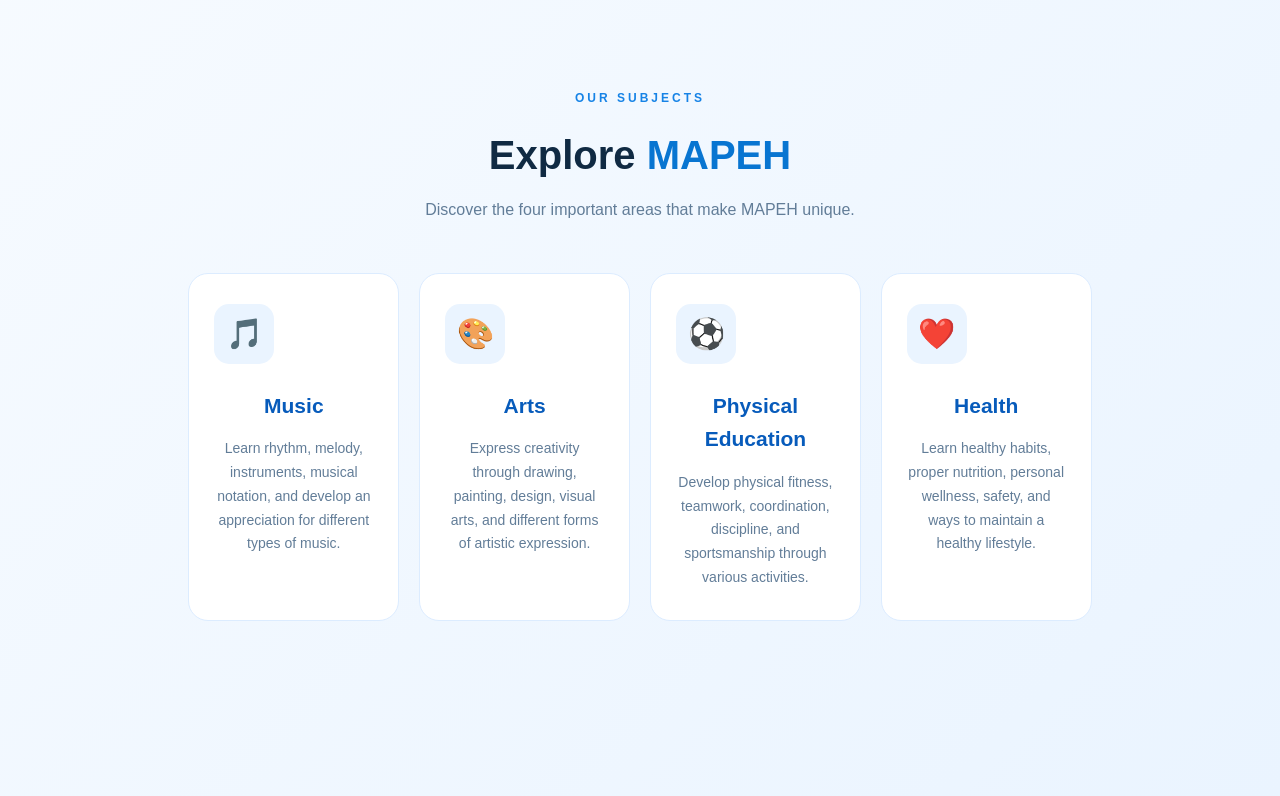
<file: mapeh copy.html>
<!DOCTYPE html>
<html lang="en">
<head>
    <meta charset="UTF-8">
    <meta name="viewport" content="width=device-width, initial-scale=1.0">
    <title>Krazy FourHearts | MAPEH</title>

    <link rel="stylesheet" href="styles.css">
</head>

<body class="mapeh-page">

    <nav class="mapeh-nav">

    <div class="mapeh-nav-logo">
        <img src="stelogo.jpg" alt="STE Logo">
        <span>Krazy FourHearts</span>
    </div>

    <div class="mapeh-nav-links">
        <a href="index.html">Home</a>
        <a href="#about">About</a>
        <a href="#subjects">Subjects</a>
    </div>

</nav>


<header class="mapeh-branding">

    <div class="mapeh-branding-title">

        <p class="mapeh-small-title">
            WELCOME TO
        </p>

        <h1>MAPEH WEBSITE</h1>

        <p class="mapeh-subtitle">
            Music • Arts • Physical Education • Health
        </p>

    </div>


    <section class="mapeh-logos">

        <div class="mapeh-logo-card">

            <div class="mapeh-logo-image">
                <img src="natnat.jpg" alt="Krazy Insan">
            </div>

            <h3>Krazy Insan</h3>

            <p>
                Looking for something tasty and exciting? Indian Cuisine Oat will satisfy your cravings! Every bite of it is full of exciting flavors, tasty crunch, and incredible Indian-style warmth. So, come and enjoy this scrumptious dish, making your mouth water for more!

Though Indian Cuisine Oat may seem like a little creature, do not be deceived by its appearance, as it is full of robust heat! The delightful spices in it will tickle your taste buds, and the crispness will amaze you with its crunch, kick, and flavor!

One single bite of this scrumptious dish, and you will fall in love with its “Little Creature, Big Heat!” . So, come and try Indian Cuisine Oat to let the joy and delight spread through your body with each new bite!
            </p>

            <span class="mapeh-card-label">
                KRAZY INSAN
            </span>

        </div>


        <div class="mapeh-logo-card">

            <div class="mapeh-logo-image">
                <img src="fourhearts1.jpg" alt="Four Hearts">
            </div>

            <h3>Four Hearts</h3>

            <p>
                At Four Hearts Cafe, every sip of these drinks brings a sense of happiness. Ube Iced Latte is a delightful drink that is extremely good and sweet, with the creaminess and delicious taste that comes with it. Pandan Iced Latte, on the other hand, is a perfect drink for a comfortable and enjoyable time with friends and classmates. The coolness of the drink alone will help you cool down from the heat of the day! All of these make it the perfect treat for every regular looking to have a good and exciting time with cold coffee to beat their cravings!

Sip and smile! These drinks capture every wonderful and fun event that makes it a pleasure to drink them with every "slurp", making every drink of the cold coffee a happy one. A delightful, sweet iced latte that will bring the coolness and refreshing taste to help brighten up your day, while stopping cravings for a good amount of time, costs you only ₱149 .

Come and taste the good in every cup at Four Hearts Cafe. Experience the pleasure in every sip and feel the satisfaction that comes with the word, "Yum!"

            </p>

            <span class="mapeh-card-label">
                FOUR HEARTS
            </span>

        </div>

    </section>

    <section class="mapeh-about" id="about">
    <div class="mapeh-about-content">
        <span class="mapeh-section-tag">ABOUT THE SUBJECT</span>

        <h2>What is <span>MAPEH?</span></h2>

        <p>
            MAPEH stands for Music, Arts, Physical Education, and Health.
            It helps students develop creativity, physical fitness, healthy
            lifestyles, and appreciation for culture and the arts.
            Through MAPEH, learners gain important skills that contribute
            to their overall growth and well-being.
        </p>
    </div>
</section>

<section class="mapeh-subject-section" id="subjects">

    <div class="mapeh-section-heading">
        <span class="mapeh-section-tag">OUR SUBJECTS</span>

        <h2>Explore <span>MAPEH</span></h2>

        <p>
            Discover the four important areas that make MAPEH unique.
        </p>
    </div>


    <div class="mapeh-subject-cards">

        <div class="mapeh-subject-card">
            <div class="mapeh-subject-icon">🎵</div>
            <h3>Music</h3>
            <p>
                Learn rhythm, melody, instruments, musical notation,
                and develop an appreciation for different types of music.
            </p>
        </div>

        <div class="mapeh-subject-card">
            <div class="mapeh-subject-icon">🎨</div>
            <h3>Arts</h3>
            <p>
                Express creativity through drawing, painting, design,
                visual arts, and different forms of artistic expression.
            </p>
        </div>

        <div class="mapeh-subject-card">
            <div class="mapeh-subject-icon">⚽</div>
            <h3>Physical Education</h3>
            <p>
                Develop physical fitness, teamwork, coordination,
                discipline, and sportsmanship through various activities.
            </p>
        </div>

        <div class="mapeh-subject-card">
            <div class="mapeh-subject-icon">❤️</div>
            <h3>Health</h3>
            <p>
                Learn healthy habits, proper nutrition, personal wellness,
                safety, and ways to maintain a healthy lifestyle.
            </p>
        </div>

    </div>

</section>

</header>

</body>
</html>
</file>
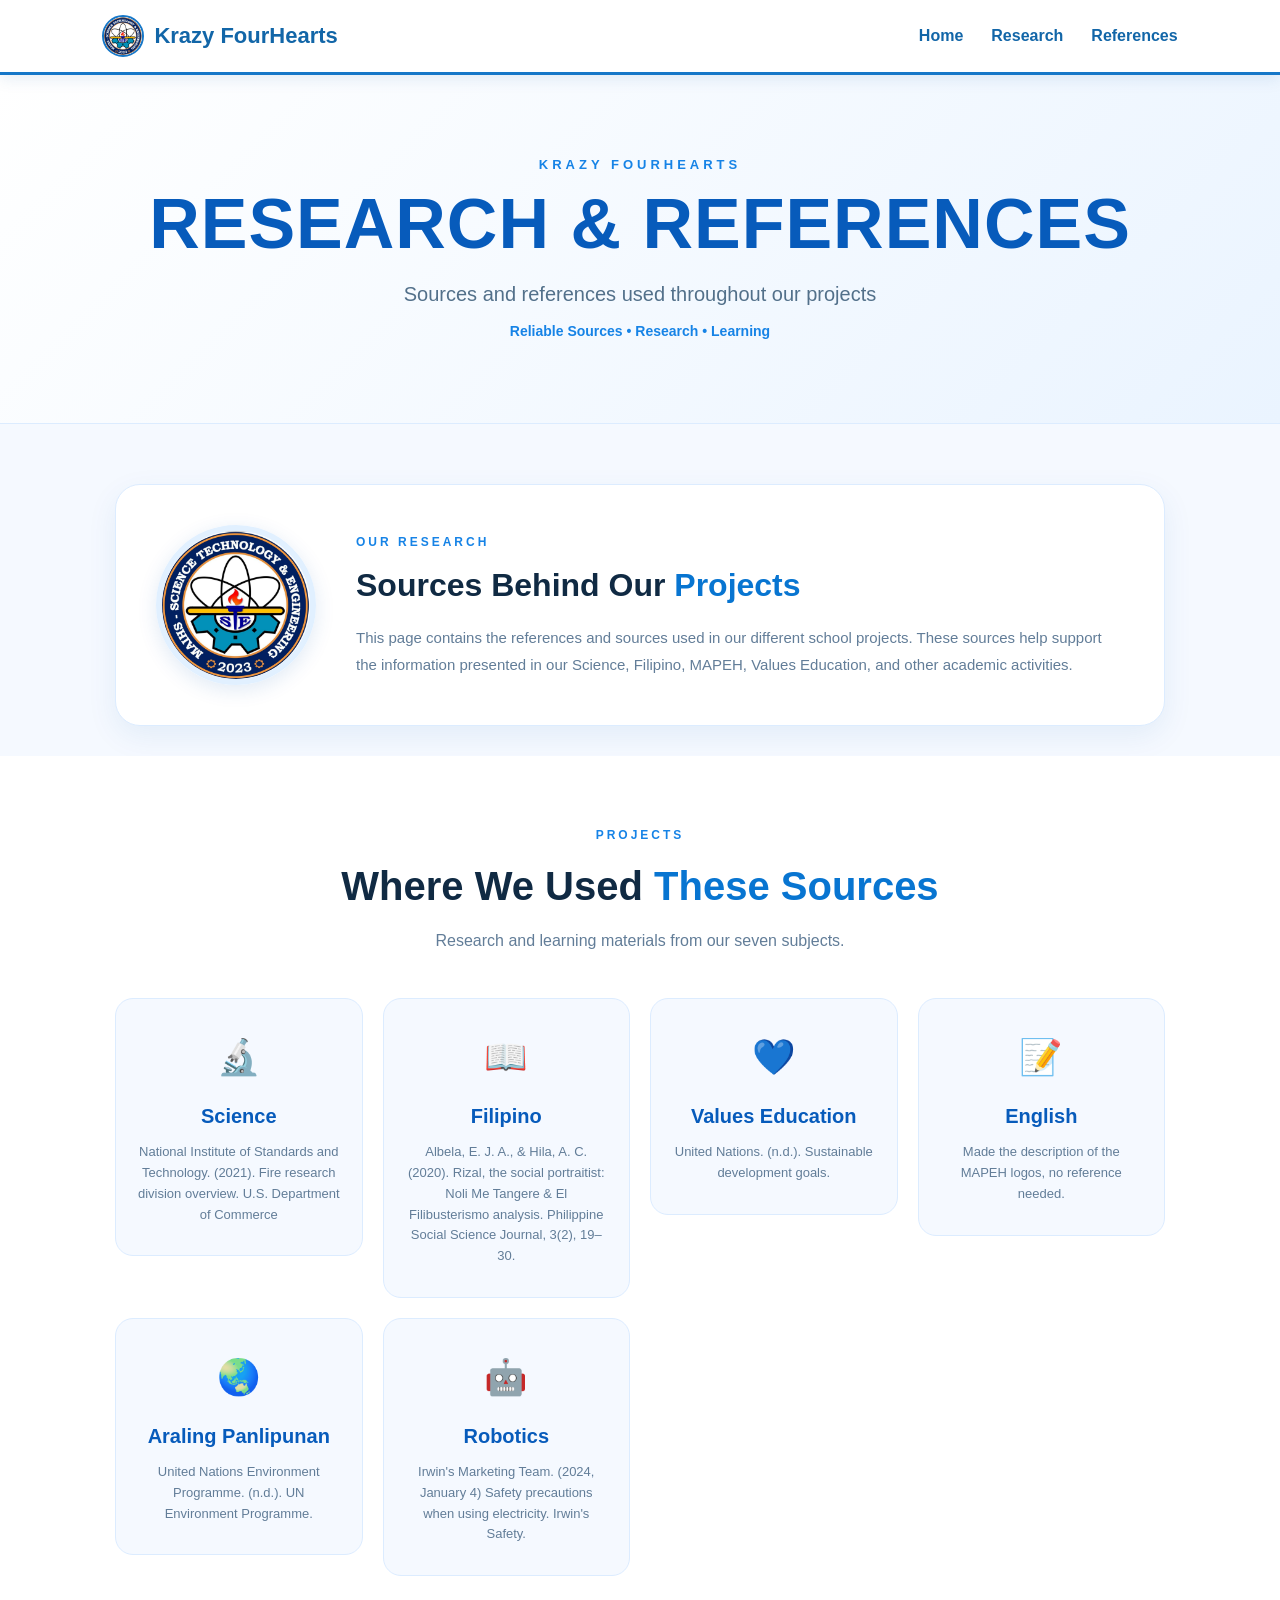
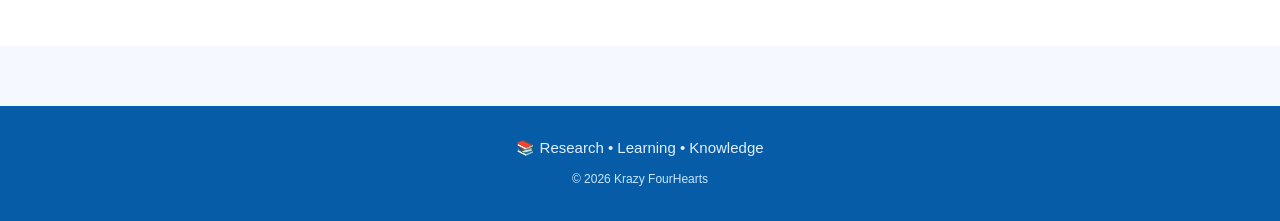
<file: Research.html>
<!DOCTYPE html>
<html lang="en">

<head>
    <meta charset="UTF-8">
    <meta name="viewport" content="width=device-width, initial-scale=1.0">

    <title>Research & References | Krazy FourHearts</title>

    <link rel="stylesheet" href="styles.css">
</head>

<body>

    

    <nav>

        <div class="logo">
            <img src="stelogo.jpg" alt="Four Hearts Logo">
            Krazy FourHearts
        </div>

        <div class="nav-links">
            <a href="index.html">Home</a>
            <a href="#research">Research</a>
            <a href="#references">References</a>
        </div>

    </nav>


    

    <header class="page-header">

        <p class="header-label">
            KRAZY FOURHEARTS
        </p>

        <h1>
            Research & References
        </h1>

        <p class="header-description">
            Sources and references used throughout our projects
        </p>

        <span>
            Reliable Sources • Research • Learning
        </span>

    </header>


    

    <section class="intro" id="research">

        <div class="intro-card">

            <div class="logo-circle">
                <img src="stelogo.jpg   " alt="Four Hearts Cafe Logo">
            </div>

            <div class="intro-text">

                <p class="section-label">
                    OUR RESEARCH
                </p>

                <h2>
                    Sources Behind Our <span>Projects</span>
                </h2>

                <p>
                    This page contains the references and sources used
                    in our different school projects. These sources help
                    support the information presented in our Science,
                    Filipino, MAPEH, Values Education, and other
                    academic activities.
                </p>

            </div>

        </div>

    </section>


    

    <section class="project-section">

    <div class="section-heading">

        <p>
            PROJECTS
        </p>

        <h2>
            Where We Used <span>These Sources</span>
        </h2>

        <span>
            Research and learning materials from our seven subjects.
        </span>

    </div>


    <div class="project-grid">


        
        <a href="https://www.nist.gov/" 
           target="_blank" 
           rel="noopener noreferrer"
           class="project-link">

            <div class="project-card">

                <div class="project-icon">
                    🔬
                </div>

                <h3>
                    Science
                </h3>

                <p>
                    National Institute of Standards and Technology. (2021). Fire research division overview. U.S. Department of Commerce
                </p>

            </div>

        </a>


        
        <a href=https://pdfs.semanticscholar.org/77f9/8830b855cd90463777b75204c02bd50eb351.pdf" 
           target="_blank" 
           rel="noopener noreferrer"
           class="project-link">

            <div class="project-card">

                <div class="project-icon">
                    📖
                </div>

                <h3>
                    Filipino
                </h3>

                <p>
                    Albela, E. J. A., & Hila, A. C. (2020). Rizal, the social portraitist: Noli Me Tangere & El Filibusterismo analysis. Philippine Social Science Journal, 3(2), 19–30. 

                </p>

            </div>

        </a>




        
        <a href="https://sdgs.un.org/" 
           target="_blank" 
           rel="noopener noreferrer"
           class="project-link">

            <div class="project-card">

                <div class="project-icon">
                    💙
                </div>

                <h3>
                    Values Education
                </h3>

                <p>
                    United Nations. (n.d.). Sustainable development goals.
                </p>

            </div>

        </a>


        
        <a href="" 
           target="_blank" 
           rel="noopener noreferrer"
           class="project-link">

            <div class="project-card">

                <div class="project-icon">
                    📝
                </div>

                <h3>
                    English
                </h3>

                <p>
                    Made the description of the MAPEH logos, no reference needed.
                </p>

            </div>

        </a>


        
        <a href="https://www.unep.org/" 
           target="_blank" 
           rel="noopener noreferrer"
           class="project-link">

            <div class="project-card">

                <div class="project-icon">
                    🌏
                </div>

                <h3>
                    Araling Panlipunan
                </h3>

                <p>
                    United Nations Environment Programme. (n.d.). UN Environment Programme.
                </p>

            </div>

        </a>


        
        <a href="https://www.irwinsafety.com/blog/safety-precautions-when-using-electricity" 
           target="_blank" 
           rel="noopener noreferrer"
           class="project-link">

            <div class="project-card">

                <div class="project-icon">
                    🤖
                </div>

                <h3>
                    Robotics
                </h3>

                <p>
                    Irwin's Marketing Team. (2024, January 4) Safety precautions when using electricity. Irwin's Safety. 
                </p>

            </div>

        </a>


    </div>

</section>



    <footer>

        <p>
            📚 Research • Learning • Knowledge
        </p>

        <small>
            © 2026 Krazy FourHearts
        </small>

    </footer>


</body>
</html>
</file>
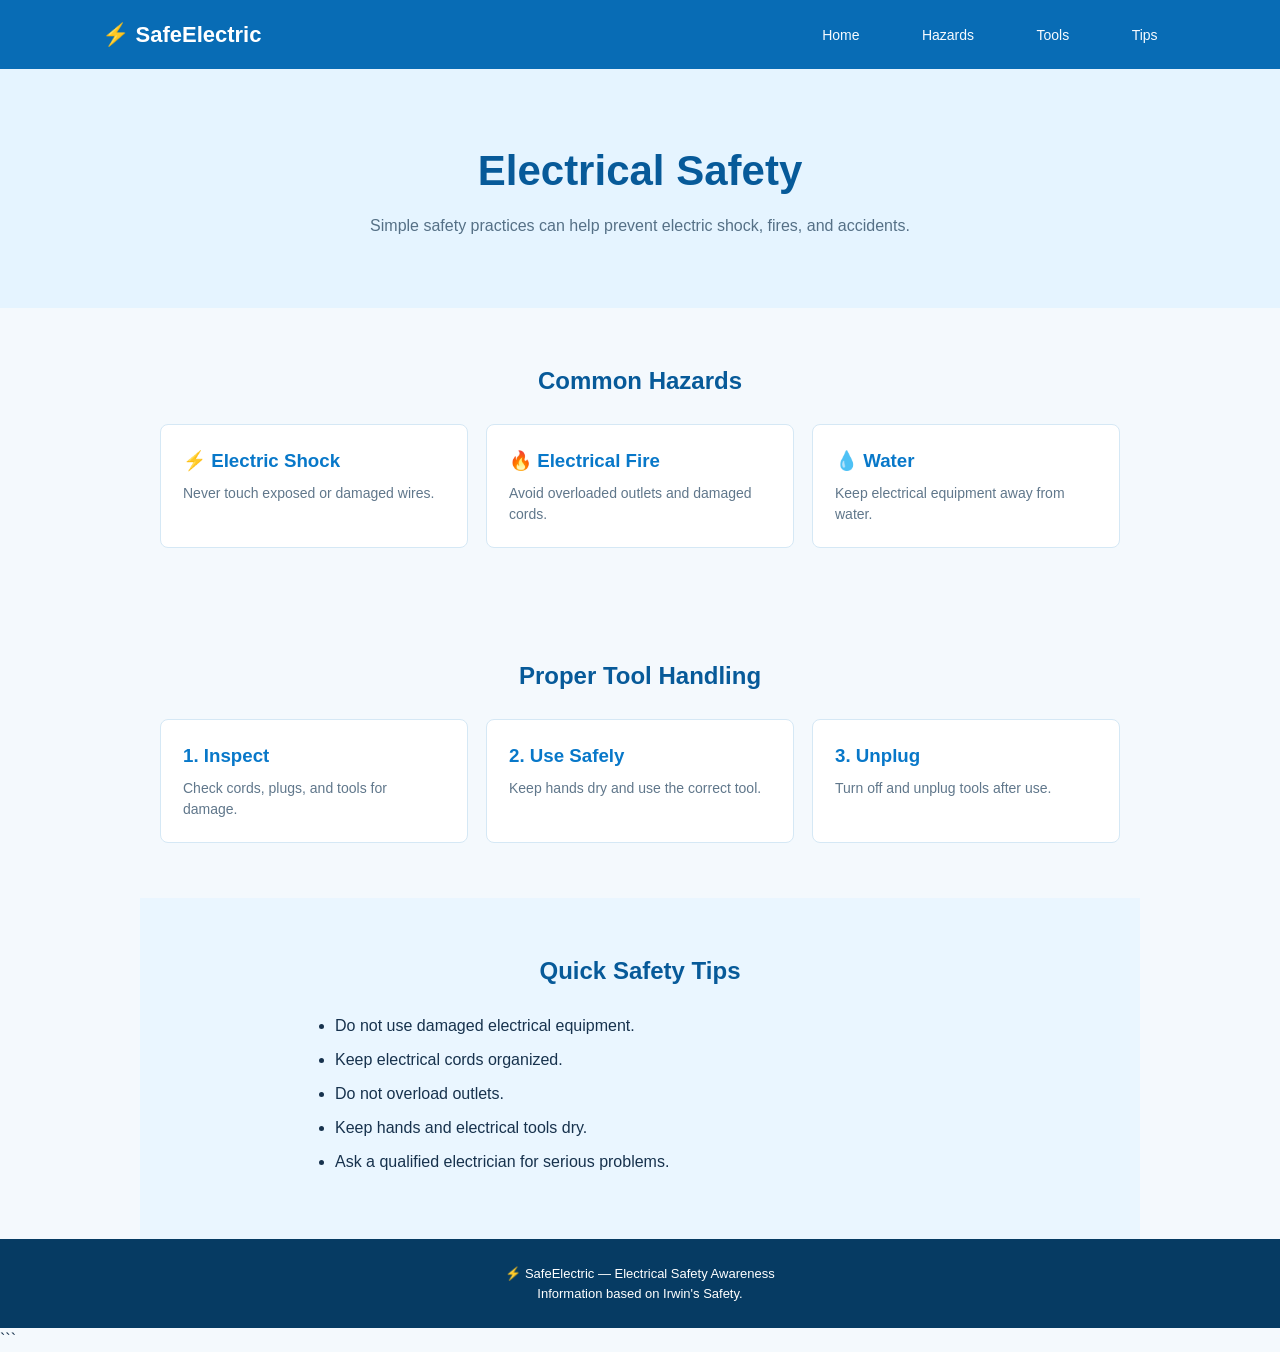
<file: robotics.html>
<!DOCTYPE html>
<html lang="en">
<head>
    <meta charset="UTF-8">
    <meta name="viewport" content="width=device-width, initial-scale=1.0">
    <title>Electrical Safety</title>

    <style>
        * {
            box-sizing: border-box;
            margin: 0;
            padding: 0;
        }

        body {
            font-family: Arial, sans-serif;
            background: #f4f9fd;
            color: #17324d;
            line-height: 1.5;
        }

        header {
            background: #086cb5;
            color: white;
            padding: 18px 8%;
            display: flex;
            justify-content: space-between;
            align-items: center;
        }

        header h2 {
            font-size: 22px;
        }

        nav a {
            color: rgb(247, 251, 255);
            text-decoration: none;
            margin-left: 18px;
            font-size: 14px;
            padding: 20px;
            
        }
        a:hover{
            color: aquamarine;
            text-decoration: underline;
            color: aqua;
        }

        .hero {
            background: #e5f4ff;
            text-align: center;
            padding: 70px 20px;
        }

        .hero h1 {
            color: #075a99;
            font-size: 42px;
            margin-bottom: 12px;
        }

        .hero p {
            max-width: 600px;
            margin: auto;
            color: #557086;
        }

        .section {
            max-width: 1000px;
            margin: auto;
            padding: 55px 20px;
        }

        .section h2 {
            color: #075a99;
            text-align: center;
            margin-bottom: 25px;
        }

        .cards {
            display: grid;
            grid-template-columns: repeat(3, 1fr);
            gap: 18px;
        }

        .card {
            background: white;
            padding: 22px;
            border-radius: 8px;
            border: 1px solid #d5e8f5;
        }

        .card h3 {
            color: #0878c9;
            margin-bottom: 8px;
        }

        .card p {
            color: #60778b;
            font-size: 14px;
        }

        .tips {
            background: #eaf6ff;
        }

        .tips ul {
            max-width: 650px;
            margin: auto;
            padding-left: 20px;
        }

        .tips li {
            margin: 10px 0;
        }

        footer {
            background: #063b63;
            color: white;
            text-align: center;
            padding: 25px;
            font-size: 13px;
        }

        @media (max-width: 700px) {
            header {
                flex-direction: column;
                gap: 10px;
            }

            nav a {
                margin: 0 6px;
                padding: 20px;
                color: #aad3f7;
            }

            .hero h1 {
                font-size: 34px;
            }

            .cards {
                grid-template-columns: 1fr;
            }
        }
    </style>
</head>

<body>

    <header>
        <h2>⚡ SafeElectric</h2>

        <nav>
            <a href="index.html">Home</a>
            <a href="#hazards">Hazards</a>
            <a href="#tools">Tools</a>
            <a href="#tips">Tips</a>
        </nav>
    </header>

    <section class="hero">
        <h1>Electrical Safety</h1>
        <p>
            Simple safety practices can help prevent electric shock,
            fires, and accidents.
        </p>
    </section>

    <section class="section" id="hazards">
        <h2>Common Hazards</h2>

        <div class="cards">

            <div class="card">
                <h3>⚡ Electric Shock</h3>
                <p>
                    Never touch exposed or damaged wires.
                </p>
            </div>

            <div class="card">
                <h3>🔥 Electrical Fire</h3>
                <p>
                    Avoid overloaded outlets and damaged cords.
                </p>
            </div>

            <div class="card">
                <h3>💧 Water</h3>
                <p>
                    Keep electrical equipment away from water.
                </p>
            </div>

        </div>
    </section>

    <section class="section" id="tools">
        <h2>Proper Tool Handling</h2>

        <div class="cards">

            <div class="card">
                <h3>1. Inspect</h3>
                <p>
                    Check cords, plugs, and tools for damage.
                </p>
            </div>

            <div class="card">
                <h3>2. Use Safely</h3>
                <p>
                    Keep hands dry and use the correct tool.
                </p>
            </div>

            <div class="card">
                <h3>3. Unplug</h3>
                <p>
                    Turn off and unplug tools after use.
                </p>
            </div>

        </div>
    </section>

    <section class="section tips" id="tips">
        <h2>Quick Safety Tips</h2>

        <ul>
            <li>Do not use damaged electrical equipment.</li>
            <li>Keep electrical cords organized.</li>
            <li>Do not overload outlets.</li>
            <li>Keep hands and electrical tools dry.</li>
            <li>Ask a qualified electrician for serious problems.</li>
        </ul>
    </section>

    <footer>
        <p>⚡ SafeElectric — Electrical Safety Awareness</p>
        <p>Information based on Irwin's Safety.</p>
    </footer>

</body>
</html>
```
</file>
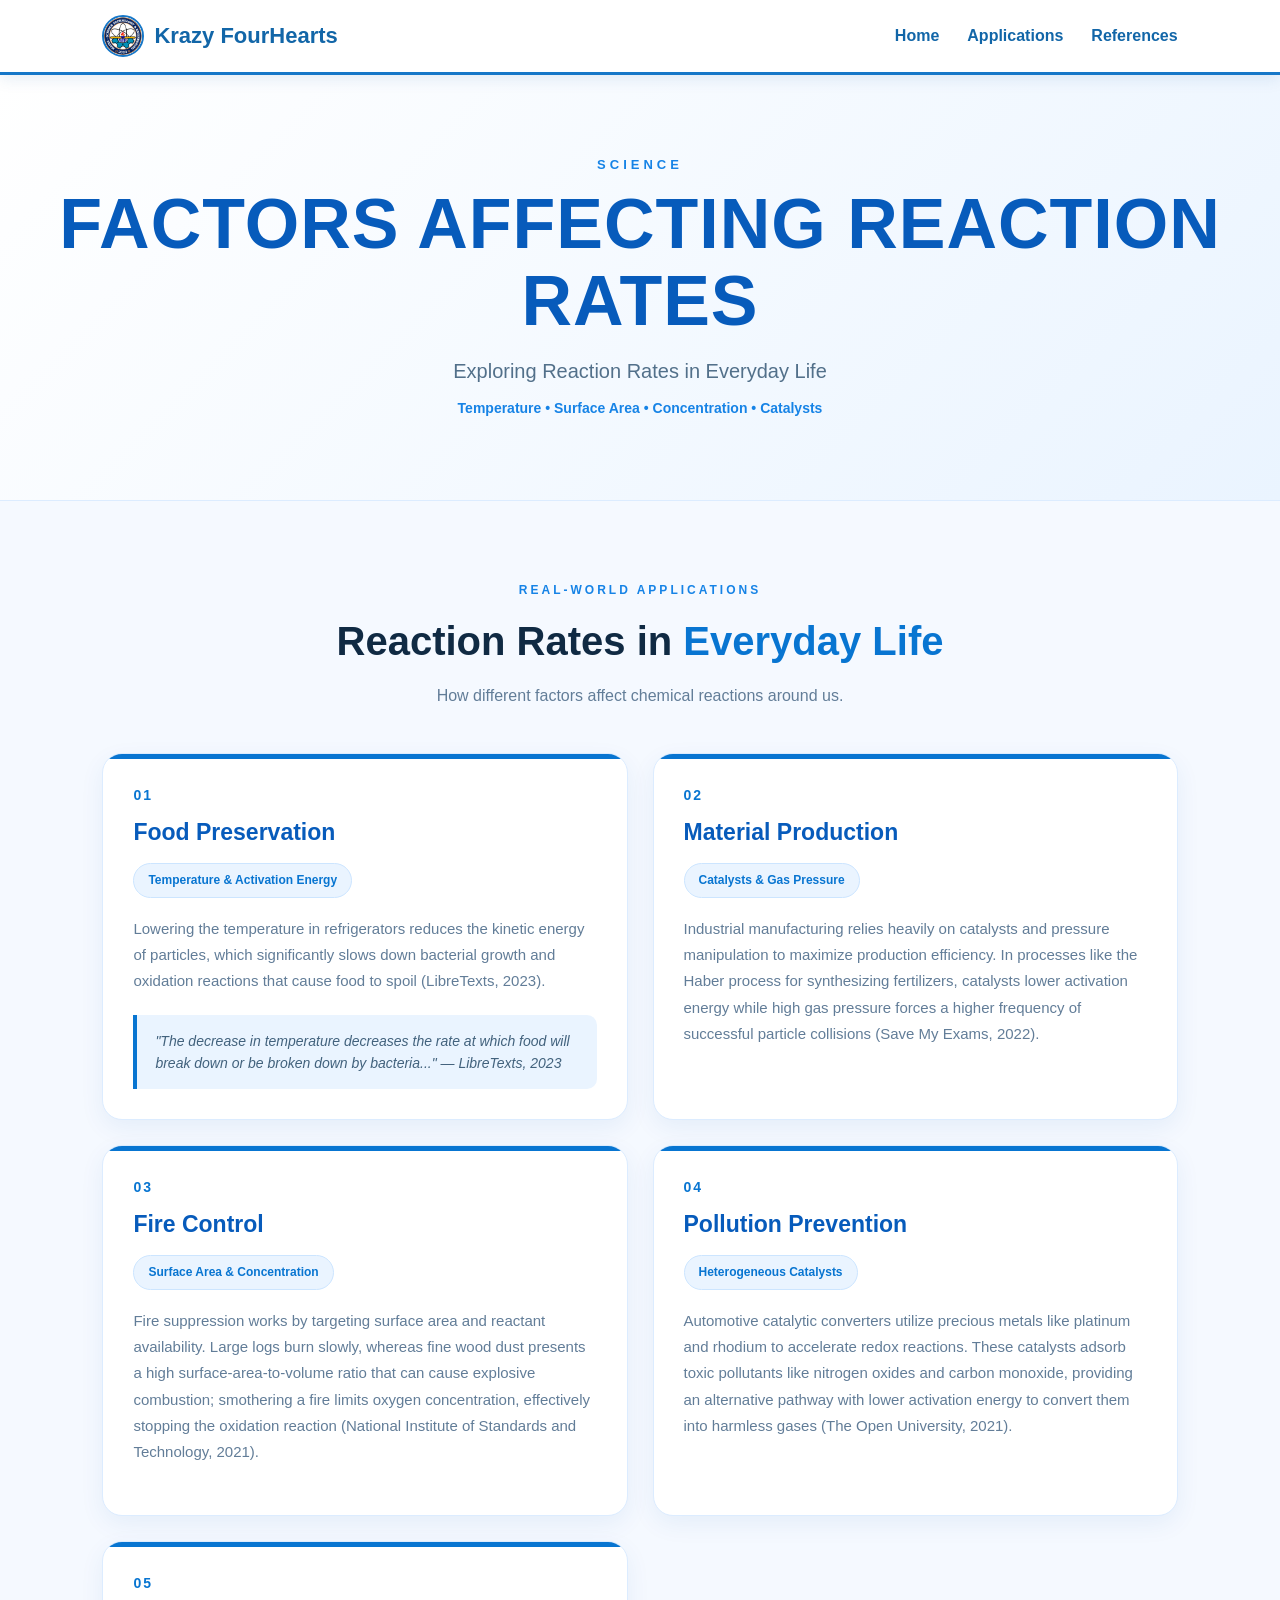
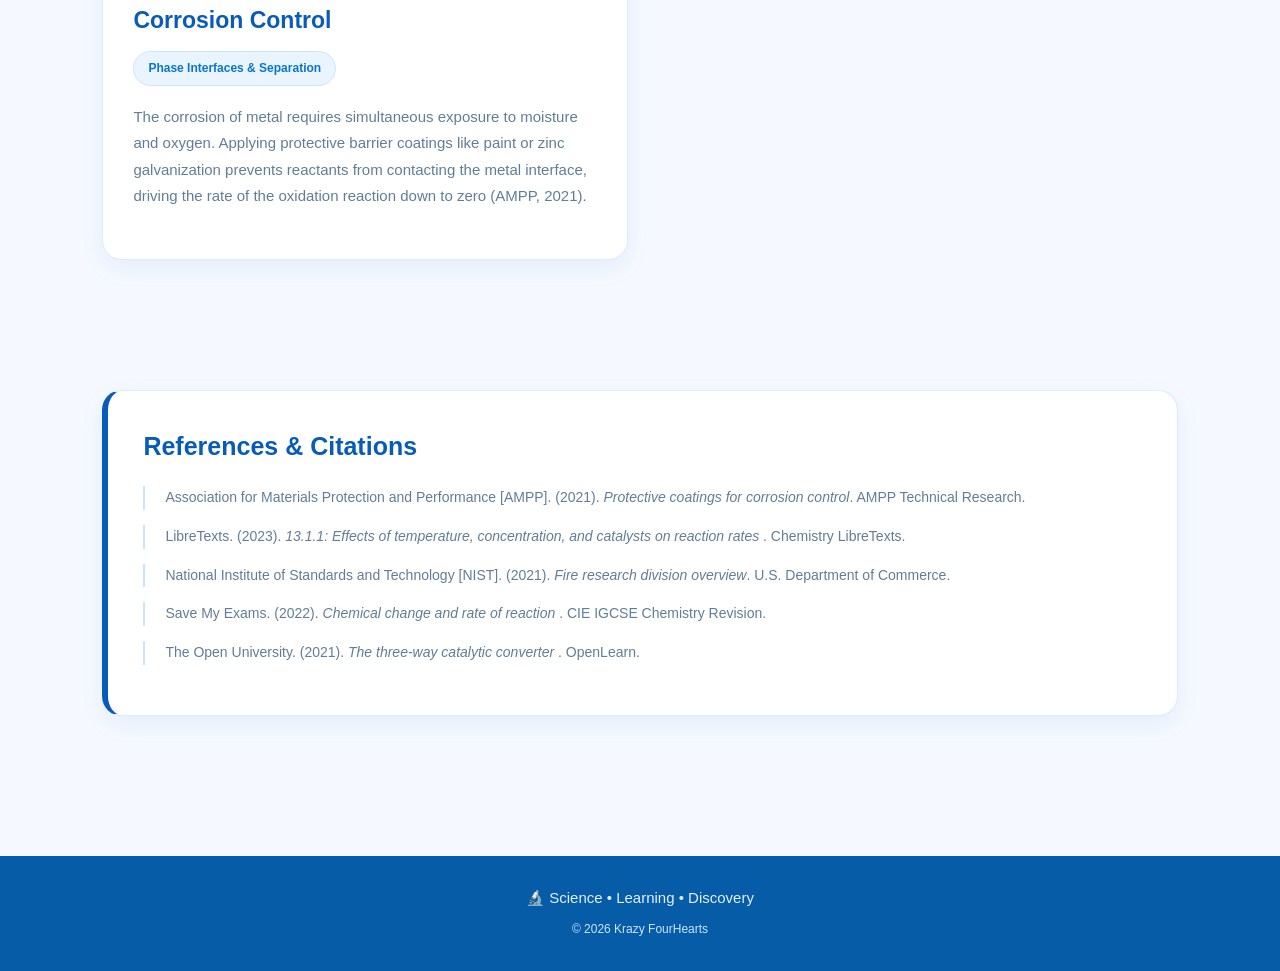
<file: science.html>
<!DOCTYPE html>
<html lang="en">

<head>
    <meta charset="UTF-8">
    <meta name="viewport" content="width=device-width, initial-scale=1.0">

    <title>Reaction Rates in Everyday Life</title>

    <link rel="stylesheet" href="styles.css">
</head>

<body>

    

    <nav>

        <div class="logo">
            <img src="stelogo.jpg" alt="STE Logo">
            Krazy FourHearts
        </div>

        <div class="nav-links">
            <a href="index.html">Home</a>
            <a href="#applications">Applications</a>
            <a href="#references">References</a>
        </div>

    </nav>


    

    <header class="page-header">

        <p class="header-label">
            SCIENCE
        </p>

        <h1>
            Factors Affecting Reaction Rates
        </h1>

        <p class="header-description">
            Exploring Reaction Rates in Everyday Life
        </p>

        <span>
            Temperature • Surface Area • Concentration • Catalysts
        </span>

    </header>


   

    <section class="applications" id="applications">

        <div class="section-heading">

            <p>
                REAL-WORLD APPLICATIONS
            </p>

            <h2>
                Reaction Rates in <span>Everyday Life</span>
            </h2>

            <span>
                How different factors affect chemical reactions around us.
            </span>

        </div>


        <div class="grid-container">


            

            <div class="card">

                <div class="number">
                    01
                </div>

                <h2>
                    Food Preservation
                </h2>

                <span class="tag">
                    Temperature & Activation Energy
                </span>

                <p>
                    Lowering the temperature in refrigerators reduces
                    the kinetic energy of particles, which significantly
                    slows down bacterial growth and oxidation reactions
                    that cause food to spoil (LibreTexts, 2023).
                </p>

                <blockquote>
                    "The decrease in temperature decreases the rate at
                    which food will break down or be broken down by
                    bacteria..." — LibreTexts, 2023
                </blockquote>

            </div>


            

            <div class="card">

                <div class="number">
                    02
                </div>

                <h2>
                    Material Production
                </h2>

                <span class="tag">
                    Catalysts & Gas Pressure
                </span>

                <p>
                    Industrial manufacturing relies heavily on catalysts
                    and pressure manipulation to maximize production
                    efficiency. In processes like the Haber process for
                    synthesizing fertilizers, catalysts lower activation
                    energy while high gas pressure forces a higher
                    frequency of successful particle collisions
                    (Save My Exams, 2022).
                </p>

            </div>


        

            <div class="card">

                <div class="number">
                    03
                </div>

                <h2>
                    Fire Control
                </h2>

                <span class="tag">
                    Surface Area & Concentration
                </span>

                <p>
                    Fire suppression works by targeting surface area and
                    reactant availability. Large logs burn slowly, whereas
                    fine wood dust presents a high surface-area-to-volume
                    ratio that can cause explosive combustion; smothering
                    a fire limits oxygen concentration, effectively
                    stopping the oxidation reaction (National Institute
                    of Standards and Technology, 2021).
                </p>

            </div>


            

            <div class="card">

                <div class="number">
                    04
                </div>

                <h2>
                    Pollution Prevention
                </h2>

                <span class="tag">
                    Heterogeneous Catalysts
                </span>

                <p>
                    Automotive catalytic converters utilize precious
                    metals like platinum and rhodium to accelerate redox
                    reactions. These catalysts adsorb toxic pollutants
                    like nitrogen oxides and carbon monoxide, providing
                    an alternative pathway with lower activation energy
                    to convert them into harmless gases
                    (The Open University, 2021).
                </p>

            </div>


            

            <div class="card">

                <div class="number">
                    05
                </div>

                <h2>
                    Corrosion Control
                </h2>

                <span class="tag">
                    Phase Interfaces & Separation
                </span>

                <p>
                    The corrosion of metal requires simultaneous exposure
                    to moisture and oxygen. Applying protective barrier
                    coatings like paint or zinc galvanization prevents
                    reactants from contacting the metal interface,
                    driving the rate of the oxidation reaction down to
                    zero (AMPP, 2021).
                </p>

            </div>

        </div>

    </section>


    

    <section class="references" id="references">

        <div class="reference-box">

            <h2>
                References & Citations
            </h2>

            <ul class="citation-list">

                <li>
                    Association for Materials Protection and Performance
                    [AMPP]. (2021).
                    <i>Protective coatings for corrosion control</i>.
                    AMPP Technical Research.
                </li>

                <li>
                    LibreTexts. (2023).
                    <i>
                        13.1.1: Effects of temperature, concentration,
                        and catalysts on reaction rates
                    </i>.
                    Chemistry LibreTexts.
                </li>

                <li>
                    National Institute of Standards and Technology
                    [NIST]. (2021).
                    <i>Fire research division overview</i>.
                    U.S. Department of Commerce.
                </li>

                <li>
                    Save My Exams. (2022).
                    <i>
                        Chemical change and rate of reaction
                    </i>.
                    CIE IGCSE Chemistry Revision.
                </li>

                <li>
                    The Open University. (2021).
                    <i>
                        The three-way catalytic converter
                    </i>.
                    OpenLearn.
                </li>

            </ul>

        </div>

    </section>


    

    <footer>

        <p>
            🔬 Science • Learning • Discovery
        </p>

        <small>
            © 2026 Krazy FourHearts
        </small>

    </footer>

</body>

</html>
</file>
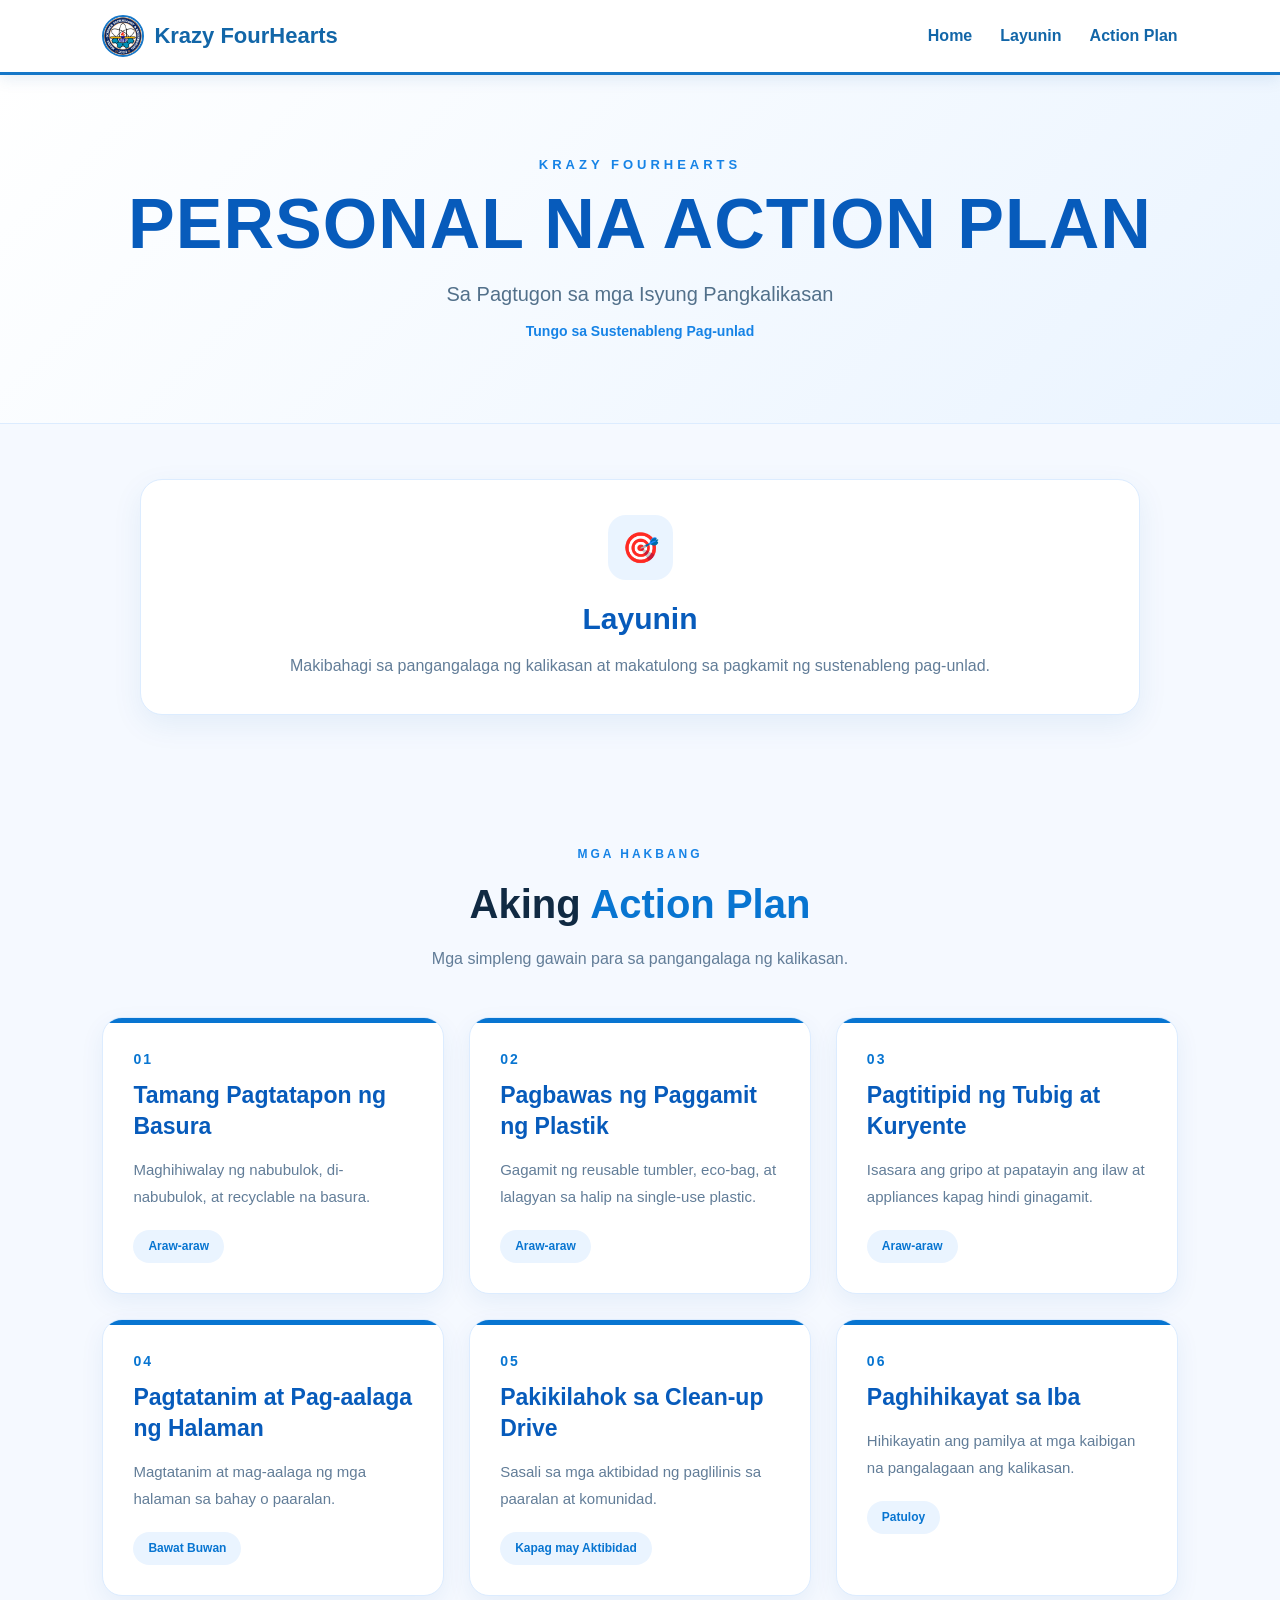
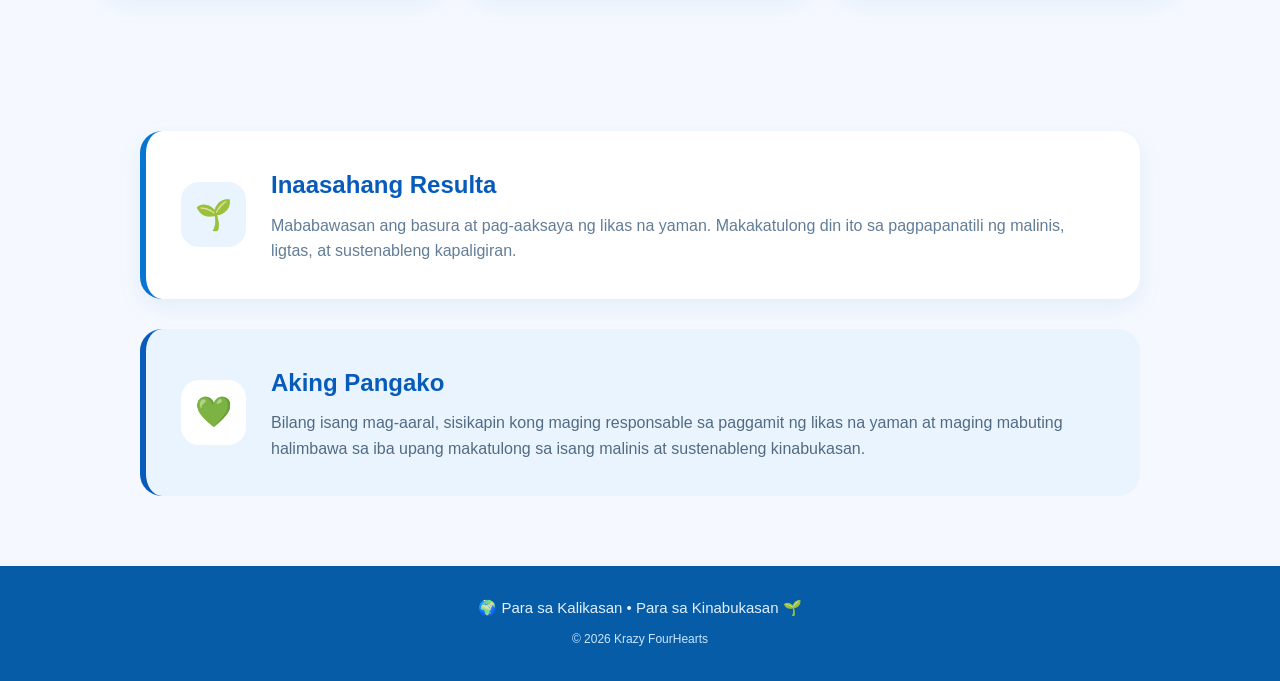
<file: values ed.html>
<!DOCTYPE html>
<html lang="tl">

<head>
    <meta charset="UTF-8">
    <meta name="viewport" content="width=device-width, initial-scale=1.0">

    <title>Personal na Action Plan</title>

    <link rel="stylesheet" href="styles.css">
</head>

<body>

    

    <nav>

        <div class="logo">
            <img src="stelogo.jpg" alt="STE Logo">
            Krazy FourHearts
        </div>

        <div class="nav-links">
            <a href="index.html">Home</a>
            <a href="#goal">Layunin</a>
            <a href="#actions">Action Plan</a>
        </div>

    </nav>


    
    <header class="page-header">

        <p class="header-label">
            KRAZY FOURHEARTS
        </p>

        <h1>Personal na Action Plan</h1>

        <p class="header-description">
            Sa Pagtugon sa mga Isyung Pangkalikasan
        </p>

        <span>
            Tungo sa Sustenableng Pag-unlad
        </span>

    </header>


    

    <section class="goal" id="goal">

        <div class="section-icon">
            🎯
        </div>

        <h2>Layunin</h2>

        <p>
            Makibahagi sa pangangalaga ng kalikasan at makatulong
            sa pagkamit ng sustenableng pag-unlad.
        </p>

    </section>


    

    <section class="actions" id="actions">

        <div class="section-heading">

            <p>MGA HAKBANG</p>

            <h2>
                Aking <span>Action Plan</span>
            </h2>

            <span>
                Mga simpleng gawain para sa pangangalaga ng kalikasan.
            </span>

        </div>


        <div class="action-grid">

            

            <div class="card">

                <div class="number">
                    01
                </div>

                <h2>
                    Tamang Pagtatapon ng Basura
                </h2>

                <p>
                    Maghihiwalay ng nabubulok, di-nabubulok,
                    at recyclable na basura.
                </p>

                <span class="frequency">
                    Araw-araw
                </span>

            </div>


            

            <div class="card">

                <div class="number">
                    02
                </div>

                <h2>
                    Pagbawas ng Paggamit ng Plastik
                </h2>

                <p>
                    Gagamit ng reusable tumbler, eco-bag,
                    at lalagyan sa halip na single-use plastic.
                </p>

                <span class="frequency">
                    Araw-araw
                </span>

            </div>


            

            <div class="card">

                <div class="number">
                    03
                </div>

                <h2>
                    Pagtitipid ng Tubig at Kuryente
                </h2>

                <p>
                    Isasara ang gripo at papatayin ang ilaw
                    at appliances kapag hindi ginagamit.
                </p>

                <span class="frequency">
                    Araw-araw
                </span>

            </div>


            

            <div class="card">

                <div class="number">
                    04
                </div>

                <h2>
                    Pagtatanim at Pag-aalaga ng Halaman
                </h2>

                <p>
                    Magtatanim at mag-aalaga ng mga halaman
                    sa bahay o paaralan.
                </p>

                <span class="frequency">
                    Bawat Buwan
                </span>

            </div>


            

            <div class="card">

                <div class="number">
                    05
                </div>

                <h2>
                    Pakikilahok sa Clean-up Drive
                </h2>

                <p>
                    Sasali sa mga aktibidad ng paglilinis
                    sa paaralan at komunidad.
                </p>

                <span class="frequency">
                    Kapag may Aktibidad
                </span>

            </div>


            

            <div class="card">

                <div class="number">
                    06
                </div>

                <h2>
                    Paghihikayat sa Iba
                </h2>

                <p>
                    Hihikayatin ang pamilya at mga kaibigan
                    na pangalagaan ang kalikasan.
                </p>

                <span class="frequency">
                    Patuloy
                </span>

            </div>

        </div>

    </section>


    

    <section class="result">

        <div class="result-content">

            <div class="section-icon">
                🌱
            </div>

            <div>
                <h2>Inaasahang Resulta</h2>

                <p>
                    Mababawasan ang basura at pag-aaksaya ng likas
                    na yaman. Makakatulong din ito sa pagpapanatili
                    ng malinis, ligtas, at sustenableng kapaligiran.
                </p>
            </div>

        </div>

    </section>


    

    <section class="promise">

        <div class="promise-content">

            <div class="section-icon">
                💚
            </div>

            <div>

                <h2>Aking Pangako</h2>

                <p>
                    Bilang isang mag-aaral, sisikapin kong maging
                    responsable sa paggamit ng likas na yaman at
                    maging mabuting halimbawa sa iba upang makatulong
                    sa isang malinis at sustenableng kinabukasan.
                </p>

            </div>

        </div>

    </section>


    

    <footer>

        <p>
            🌍 Para sa Kalikasan • Para sa Kinabukasan 🌱
        </p>

        <small>
            © 2026 Krazy FourHearts
        </small>

    </footer>

</body>

</html>
</file>
<file: styles.css>
* {
    margin: 0;
    padding: 0;
    box-sizing: border-box;
    font-family: "Segoe UI", Arial, sans-serif;
    scroll-behavior: smooth;
}

body {
    min-height: 100vh;
}

img {
    max-width: 100%;
}


/* =========================
   HOME PAGE
========================= */

.home-page {
    background: #f5fbff;
    color: #123b5d;
}

.home-page nav {
    width: 100%;
    padding: 20px 8%;
    display: flex;
    justify-content: space-between;
    align-items: center;
    background: #ffffff;
    border-bottom: 3px solid #1677c8;
    box-shadow: 0 3px 15px rgba(0, 82, 155, 0.12);
}

.home-page .home-logo {
    display: flex;
    align-items: center;
    gap: 10px;
    font-size: 25px;
    font-weight: bold;
    color: #1266a8;
}

.home-page .home-logo img {
    width: 40px;
    height: 40px;
    object-fit: cover;
    border-radius: 50%;
}

.home-page .home-nav-links {
    display: flex;
    align-items: center;
}

.home-page .home-nav-links a {
    text-decoration: none;
    color: #1266a8;
    margin-left: 25px;
    font-weight: 600;
    transition: 0.3s;
}

.home-page .home-nav-links a:hover {
    color: #0b3d91;
}

.home-page .home-hero {
    text-align: center;
    padding: 80px 20px 55px;
    background: linear-gradient(
        135deg,
        #ffffff,
        #e8f5ff
    );
}

.home-page .home-hero h1 {
    font-size: 55px;
    color: #075ca8;
    margin-bottom: 15px;
    text-shadow: 2px 3px 8px rgba(0, 83, 155, 0.15);
}

.home-page .home-hero p {
    color: #50708a;
    font-size: 20px;
}

.home-page .home-subjects {
    width: 90%;
    max-width: 1100px;
    margin: 45px auto 70px;
    display: grid;
    grid-template-columns: repeat(4, 1fr);
    gap: 25px;
}

.home-page .home-card-link {
    text-decoration: none;
    color: inherit;
}

.home-page .home-card {
    background: #ffffff;
    border: 2px solid #d7ecfa;
    border-radius: 18px;
    padding: 30px 20px;
    text-align: center;
    box-shadow: 0 8px 20px rgba(0, 83, 155, 0.10);
    transition: all 0.3s ease;
    cursor: pointer;
    height: 100%;
}

.home-page .home-card:hover {
    transform: translateY(-8px);
    border-color: #1683d8;
    box-shadow: 0 15px 30px rgba(0, 83, 155, 0.20);
}

.home-page .home-icon {
    font-size: 45px;
    margin-bottom: 15px;
}

.home-page .home-card h2 {
    color: #0868b5;
    font-size: 22px;
    margin-bottom: 10px;
}

.home-page .home-card p {
    color: #5d7588;
    font-size: 14px;
    line-height: 1.5;
}

.home-page .home-card::before {
    content: "";
    display: block;
    width: 45px;
    height: 4px;
    background: #1683d8;
    border-radius: 10px;
    margin: 0 auto 18px;
}

.home-page .home-footer {
    text-align: center;
    padding: 25px;
    background: #075ca8;
    color: white;
}


/* =========================
   MAPEH / SUBJECT HEADER
========================= */

.mapeh-page {
    background: #f5f9ff;
    color: #102a43;
}

.mapeh-page .mapeh-nav {
    width: 100%;
    height: 75px;
    background: white;
    display: flex;
    align-items: center;
    justify-content: space-between;
    padding: 0 8%;
    border-bottom: 1px solid #dcecff;
    position: sticky;
    top: 0;
    z-index: 1000;
    box-shadow: 0 4px 15px rgba(0, 70, 140, 0.08);
}

.mapeh-page .mapeh-nav-logo {
    display: flex;
    align-items: center;
    gap: 12px;
    font-size: 21px;
    font-weight: bold;
    color: #075bbb;
}

.mapeh-page .mapeh-nav-logo img {
    width: 40px;
    height: 40px;
    object-fit: cover;
    border-radius: 50%;
    border: 2px solid #0b73d9;
}

.mapeh-page .mapeh-nav-links {
    display: flex;
    gap: 30px;
}

.mapeh-page .mapeh-nav-links a {
    color: #183b56;
    text-decoration: none;
    font-size: 15px;
    font-weight: bold;
    transition: 0.3s;
}

.mapeh-page .mapeh-nav-links a:hover {
    color: #0875d1;
}


/* MAPEH BRANDING */

.mapeh-page .mapeh-branding {
    background: linear-gradient(
        135deg,
        #ffffff,
        #eaf4ff
    );

    padding: 75px 8% 85px;
    text-align: center;
}

.mapeh-page .mapeh-branding-title {
    margin-bottom: 50px;
}

.mapeh-page .mapeh-small-title {
    color: #1683e6;
    font-size: 13px;
    font-weight: bold;
    letter-spacing: 4px;
    margin-bottom: 10px;
}

.mapeh-page .mapeh-branding-title h1 {
    font-size: clamp(40px, 7vw, 75px);
    color: #075bbb;
    letter-spacing: 2px;
    margin-bottom: 10px;
}

.mapeh-page .mapeh-subtitle {
    color: #52708a;
    font-size: 17px;
}


/* LOGO CARDS */

.mapeh-page .mapeh-logos {
    max-width: 1000px;
    margin: auto;
    display: grid;
    grid-template-columns: repeat(2, 1fr);
    gap: 30px;
}

.mapeh-page .mapeh-logo-card {
    position: relative;
    background: white;
    padding: 35px;
    border-radius: 25px;
    border: 1px solid #dcecff;
    box-shadow: 0 12px 35px rgba(0, 85, 170, 0.10);
    overflow: hidden;
    transition: 0.35s;
}

.mapeh-page .mapeh-logo-card::before {
    content: "";
    position: absolute;
    top: 0;
    left: 0;
    width: 100%;
    height: 5px;
    background: #0875d1;
}

.mapeh-page .mapeh-logo-card:hover {
    transform: translateY(-8px);
    box-shadow: 0 20px 45px rgba(0, 85, 170, 0.18);
}

.mapeh-page .mapeh-logo-image {
    width: 150px;
    height: 150px;
    margin: 0 auto 20px;
    border-radius: 50%;
    overflow: hidden;
    border: 5px solid #e1f0ff;
    background: white;
}

.mapeh-page .mapeh-logo-image img {
    width: 100%;
    height: 100%;
    object-fit: cover;
}

.mapeh-page .mapeh-logo-card h3 {
    color: #075bbb;
    font-size: 25px;
    margin-bottom: 15px;
}

.mapeh-page .mapeh-logo-card p {
    color: #5c7184;
    font-size: 15px;
    line-height: 1.7;
}

.mapeh-page .mapeh-card-label {
    display: inline-block;
    margin-top: 20px;
    padding: 7px 15px;
    border-radius: 30px;
    background: #eaf4ff;
    color: #0875d1;
    font-size: 11px;
    font-weight: bold;
    letter-spacing: 1px;
}


/* ABOUT MAPEH */

.mapeh-page .mapeh-about {
    background: #075bbb;
    color: white;
    padding: 90px 10%;
    text-align: center;
    position: relative;
    overflow: hidden;
}

.mapeh-page .mapeh-about-content {
    max-width: 800px;
    margin: auto;
    position: relative;
    z-index: 1;
}

.mapeh-page .mapeh-section-tag {
    display: inline-block;
    font-size: 12px;
    font-weight: bold;
    letter-spacing: 3px;
    margin-bottom: 15px;
}

.mapeh-page .mapeh-about h2 {
    font-size: 42px;
    margin-bottom: 20px;
}

.mapeh-page .mapeh-about h2 span {
    color: #9ed3ff;
}

.mapeh-page .mapeh-about p {
    font-size: 17px;
    line-height: 1.8;
    color: #e4f2ff;
}


/* SUBJECTS */

.mapeh-page .mapeh-subject-section {
    padding: 90px 8%;
}

.mapeh-page .mapeh-section-heading {
    text-align: center;
    margin-bottom: 50px;
}

.mapeh-page .mapeh-section-heading .mapeh-section-tag {
    color: #1683e6;
}

.mapeh-page .mapeh-section-heading h2 {
    font-size: 40px;
    color: #102a43;
    margin-bottom: 10px;
}

.mapeh-page .mapeh-section-heading h2 span {
    color: #0875d1;
}

.mapeh-page .mapeh-section-heading p {
    color: #627d98;
}

.mapeh-page .mapeh-subject-cards {
    max-width: 1150px;
    margin: auto;
    display: grid;
    grid-template-columns: repeat(4, 1fr);
    gap: 20px;
}

.mapeh-page .mapeh-subject-card {
    background: white;
    padding: 30px 25px;
    border-radius: 20px;
    border: 1px solid #dcecff;
    position: relative;
    overflow: hidden;
    min-height: 280px;
    transition: 0.35s;
}

.mapeh-page .mapeh-subject-card:hover {
    transform: translateY(-10px);
    border-color: #8fc9ff;
    box-shadow: 0 18px 35px rgba(0, 90, 180, 0.12);
}

.mapeh-page .mapeh-subject-icon {
    width: 60px;
    height: 60px;
    display: flex;
    align-items: center;
    justify-content: center;
    background: #eaf4ff;
    border-radius: 15px;
    font-size: 30px;
    margin-bottom: 25px;
}

.mapeh-page .mapeh-subject-card h3 {
    color: #075bbb;
    font-size: 21px;
    margin-bottom: 15px;
}

.mapeh-page .mapeh-subject-card p {
    color: #627d98;
    font-size: 14px;
    line-height: 1.7;
}


/* FOOTER */

.mapeh-page .mapeh-footer {
    background: #062f5f;
    color: white;
    padding: 35px 8%;
    text-align: center;
}

.mapeh-page .mapeh-footer p {
    color: #b8d6f2;
    font-size: 14px;
}


/* =========================
   RESPONSIVE
========================= */

@media (max-width: 900px) {
    .home-page .home-subjects {
        grid-template-columns: repeat(2, 1fr);
    }

    .mapeh-page .mapeh-logos {
        grid-template-columns: 1fr;
        max-width: 600px;
    }

    .mapeh-page .mapeh-subject-cards {
        grid-template-columns: repeat(2, 1fr);
    }
}

@media (max-width: 550px) {
    .home-page nav {
        flex-direction: column;
        gap: 12px;
    }

    .home-page .home-nav-links a {
        margin: 0 8px;
    }

    .home-page .home-subjects {
        grid-template-columns: 1fr;
    }

    .home-page .home-hero h1 {
        font-size: 35px;
    }

    .mapeh-page .mapeh-nav {
        height: auto;
        padding: 15px 5%;
        flex-direction: column;
        gap: 12px;
    }

    .mapeh-page .mapeh-branding {
        padding: 60px 5%;
    }

    .mapeh-page .mapeh-branding-title h1 {
        font-size: 42px;
    }

    .mapeh-page .mapeh-subject-cards {
        grid-template-columns: 1fr;
    }

    .mapeh-page .mapeh-about {
        padding: 70px 7%;
    }

    .mapeh-page .mapeh-about h2 {
        font-size: 34px;
    }
}



/* =========================================
   ARAL PAN CSS
   White + Blue Theme
   Similar to Homepage + MAPEH
========================================= */

* {
    margin: 0;
    padding: 0;
    box-sizing: border-box;
    font-family: "Segoe UI", Arial, sans-serif;
}

html {
    scroll-behavior: smooth;
}

body {
    background: #f5f9ff;
    color: #17324d;
    line-height: 1.6;
}


/* =========================================
   NAVIGATION
========================================= */

nav {
    width: 100%;
    min-height: 75px;

    display: flex;
    align-items: center;
    justify-content: space-between;

    padding: 15px 8%;

    background: #ffffff;

    border-bottom: 3px solid #1677c8;

    box-shadow: 0 4px 15px rgba(0, 82, 155, 0.10);

    position: sticky;
    top: 0;
    z-index: 1000;
}


/* Logo */

.logo {
    display: flex;
    align-items: center;
    gap: 10px;

    font-size: 22px;
    font-weight: bold;

    color: #1266a8;
}

.logo img {
    width: 42px !important;
    height: 42px;

    object-fit: cover;

    border-radius: 50%;

    border: 2px solid #1677c8;
}


/* Navigation links */

.nav-links {
    display: flex;
    align-items: center;
    gap: 28px;
}

.nav-links a {
    text-decoration: none;

    color: #1266a8;

    font-weight: 600;

    transition: 0.3s;
}

.nav-links a:hover {
    color: #064a91;
}


/* =========================================
   ARAL PAN HERO
========================================= */

.hero {
    text-align: center;

    padding: 75px 20px 65px;

    background: linear-gradient(
        135deg,
        #ffffff,
        #e8f5ff
    );

    border-bottom: 1px solid #dcecff;
}

.hero h1 {
    color: #075bbb;

    font-size: clamp(42px, 7vw, 70px);

    letter-spacing: 2px;

    margin-bottom: 12px;
}

.hero p {
    color: #52708a;

    font-size: 18px;

    max-width: 800px;

    margin: auto;
}


/* =========================================
   MAIN CONTAINER
========================================= */

.container {
    width: 90%;
    max-width: 1200px;

    margin: 50px auto 70px;

    background: #ffffff;

    border-radius: 22px;

    overflow: hidden;

    border: 1px solid #dcecff;

    box-shadow:
        0 12px 35px rgba(0, 85, 170, 0.10);
}


/* =========================================
   TITLE
========================================= */

.container h2 {
    background: #075bbb;

    color: white;

    padding: 30px 25px;

    text-align: center;

    font-size: 32px;

    letter-spacing: 0.5px;
}


/* =========================================
   TABLE
========================================= */

.table-container {
    width: 100%;

    overflow-x: auto;

    padding: 25px;
}

table {
    width: 100%;

    border-collapse: separate;

    border-spacing: 0;

    overflow: hidden;

    border: 1px solid #dcecff;

    border-radius: 12px;

    background: white;
}


/* Table header */

th {
    background: #eaf4ff;

    color: #075bbb;

    padding: 18px;

    text-align: left;

    font-size: 16px;

    border-bottom: 2px solid #b9dcf7;
}


/* Table cells */

td {
    padding: 18px;

    vertical-align: top;

    color: #526b82;

    border-bottom: 1px solid #e1edf7;

    line-height: 1.6;
}


/* Remove last borders */

tbody tr:last-child td {
    border-bottom: none;
}


/* Alternating rows */

tbody tr:nth-child(even) {
    background: #f8fbff;
}


/* Hover */

tbody tr {
    transition: 0.25s;
}

tbody tr:hover {
    background: #eaf4ff;

    transform: scale(1.005);
}


/* =========================================
   PROBLEM TITLE
========================================= */

.problem-title {
    color: #075bbb;

    font-weight: bold;

    font-size: 17px;

    line-height: 1.4;
}


/* =========================================
   LISTS INSIDE TABLE
========================================= */

td ul {
    padding-left: 20px;

    margin: 0;
}

td li {
    margin-bottom: 8px;

    color: #526b82;
}

td li:last-child {
    margin-bottom: 0;
}


/* =========================================
   INFORMATION NOTE
========================================= */

.note {
    margin: 25px;

    padding: 25px;

    border-radius: 18px;

    background: linear-gradient(
        135deg,
        #075bbb,
        #1683e6
    );

    color: white;

    box-shadow:
        0 10px 25px rgba(0, 83, 155, 0.20);
}

.note strong {
    display: block;

    font-size: 18px;

    margin-bottom: 7px;
}

.note p {
    color: #eaf4ff;
}


/* =========================================
   FOOTER
========================================= */

footer {
    background: #075ca8;

    color: white;

    text-align: center;

    padding: 28px 20px;

    margin-top: 60px;
}

footer p {
    font-size: 14px;

    color: #e1f0ff;
}


/* =========================================
   RESPONSIVE DESIGN
========================================= */

@media (max-width: 900px) {

    .container {
        width: 94%;
    }

    .table-container {
        padding: 15px;
    }

    th,
    td {
        padding: 14px;

        font-size: 14px;
    }

}


/* =========================================
   MOBILE
========================================= */

@media (max-width: 600px) {

    nav {
        flex-direction: column;

        gap: 12px;

        padding: 15px 5%;
    }

    .nav-links {
        gap: 18px;
    }

    .hero {
        padding: 60px 20px;
    }

    .hero h1 {
        font-size: 42px;
    }

    .hero p {
        font-size: 16px;
    }

    .container {
        width: 95%;

        margin-top: 30px;
    }

    .container h2 {
        font-size: 25px;

        padding: 25px 15px;
    }

    .table-container {
        padding: 10px;
    }

    th,
    td {
        padding: 12px;

        font-size: 13px;
    }

    .problem-title {
        font-size: 15px;
    }

    .note {
        margin: 15px;

        padding: 20px;
    }

}


/* =========================================
   VALUES EDUCATION
   WHITE + BLUE THEME
========================================= */

* {
    margin: 0;
    padding: 0;
    box-sizing: border-box;
    font-family: "Segoe UI", Arial, sans-serif;
}

html {
    scroll-behavior: smooth;
}

body {
    background: #f5f9ff;
    color: #17324d;
}


/* =========================================
   NAVIGATION
========================================= */

nav {
    width: 100%;
    min-height: 75px;

    display: flex;
    justify-content: space-between;
    align-items: center;

    padding: 15px 8%;

    background: white;

    border-bottom: 3px solid #1677c8;

    box-shadow: 0 4px 15px rgba(0, 82, 155, 0.10);

    position: sticky;
    top: 0;

    z-index: 1000;
}

.logo {
    display: flex;
    align-items: center;

    gap: 10px;

    font-size: 22px;
    font-weight: bold;

    color: #1266a8;
}

.logo img {
    width: 42px;
    height: 42px;

    object-fit: cover;

    border-radius: 50%;

    border: 2px solid #1677c8;
}

.nav-links {
    display: flex;
    gap: 28px;
}

.nav-links a {
    text-decoration: none;

    color: #1266a8;

    font-weight: 600;

    transition: 0.3s;
}

.nav-links a:hover {
    color: #064a91;
}


/* =========================================
   VALUES HEADER
========================================= */

.branding {
    padding: 75px 8% 85px;

    text-align: center;

    background: linear-gradient(
        135deg,
        #ffffff,
        #eaf4ff
    );
}

.branding-title {
    margin-bottom: 50px;
}

.small-title {
    color: #1683e6;

    font-size: 13px;

    font-weight: bold;

    letter-spacing: 4px;

    margin-bottom: 10px;
}

.branding-title h1 {
    color: #075bbb;

    font-size: clamp(40px, 7vw, 70px);

    letter-spacing: 2px;

    margin-bottom: 10px;
}

.subtitle {
    color: #52708a;

    font-size: 17px;
}


/* =========================================
   BRANDING CARDS
========================================= */

.mapeh-logos {
    max-width: 1000px;

    margin: auto;

    display: grid;

    grid-template-columns: repeat(2, 1fr);

    gap: 30px;
}

.logo-card {
    position: relative;

    background: white;

    padding: 35px;

    border-radius: 25px;

    border: 1px solid #dcecff;

    box-shadow: 0 12px 35px rgba(0, 85, 170, 0.10);

    overflow: hidden;

    transition: 0.35s;
}

.logo-card::before {
    content: "";

    position: absolute;

    top: 0;
    left: 0;

    width: 100%;
    height: 5px;

    background: #0875d1;
}

.logo-card:hover {
    transform: translateY(-8px);

    box-shadow: 0 20px 45px rgba(0, 85, 170, 0.18);
}

.logo-image {
    width: 150px;
    height: 150px;

    margin: 0 auto 20px;

    border-radius: 50%;

    overflow: hidden;

    border: 5px solid #e1f0ff;
}

.logo-image img {
    width: 100%;
    height: 100%;

    object-fit: cover;
}

.logo-card h3 {
    color: #075bbb;

    font-size: 25px;

    margin-bottom: 15px;
}

.logo-card p {
    color: #5c7184;

    font-size: 15px;

    line-height: 1.7;
}

.card-label {
    display: inline-block;

    margin-top: 20px;

    padding: 7px 15px;

    border-radius: 30px;

    background: #eaf4ff;

    color: #0875d1;

    font-size: 11px;

    font-weight: bold;

    letter-spacing: 1px;
}


/* =========================================
   ABOUT SECTION
========================================= */

.hero {
    background: #075bbb;

    color: white;

    padding: 85px 10%;

    text-align: center;
}

.hero-content {
    max-width: 850px;

    margin: auto;
}

.section-tag {
    display: inline-block;

    color: #a9d9ff;

    font-size: 12px;

    font-weight: bold;

    letter-spacing: 3px;

    margin-bottom: 15px;
}

.hero h2 {
    font-size: 42px;

    margin-bottom: 20px;
}

.hero h2 span {
    color: #9ed3ff;
}

.hero p {
    color: #e4f2ff;

    font-size: 17px;

    line-height: 1.8;
}


/* =========================================
   VALUES SECTION
========================================= */

.subjects-section {
    padding: 85px 8%;

    background: #f5f9ff;
}

.section-heading {
    text-align: center;

    margin-bottom: 50px;
}

.section-heading .section-tag {
    color: #1683e6;
}

.section-heading h2 {
    color: #102a43;

    font-size: 40px;

    margin-bottom: 10px;
}

.section-heading h2 span {
    color: #0875d1;
}

.section-heading p {
    color: #627d98;
}


/* =========================================
   VALUE CARDS
========================================= */

.subjects {
    max-width: 1100px;

    margin: auto;

    display: grid;

    grid-template-columns: repeat(4, 1fr);

    gap: 22px;
}

.card {
    background: white;

    padding: 30px 25px;

    min-height: 250px;

    border-radius: 20px;

    border: 1px solid #dcecff;

    box-shadow: 0 8px 25px rgba(0, 85, 170, 0.06);

    transition: 0.35s;

    text-align: left;
}

.card:hover {
    transform: translateY(-8px);

    border-color: #8fc9ff;

    box-shadow: 0 18px 35px rgba(0, 90, 180, 0.13);
}

.card-icon {
    width: 60px;
    height: 60px;

    display: flex;

    align-items: center;
    justify-content: center;

    background: #eaf4ff;

    border-radius: 15px;

    font-size: 30px;

    margin-bottom: 20px;
}

.card h3 {
    color: #075bbb;

    font-size: 21px;

    margin-bottom: 12px;
}

.card p {
    color: #627d98;

    font-size: 14px;

    line-height: 1.7;
}


/* =========================================
   FOOTER
========================================= */

footer {
    background: #075ca8;

    color: white;

    text-align: center;

    padding: 28px;
}

footer p {
    color: #e1f0ff;

    font-size: 14px;
}


/* =========================================
   RESPONSIVE
========================================= */

@media (max-width: 900px) {

    .subjects {
        grid-template-columns: repeat(2, 1fr);
    }

    .mapeh-logos {
        grid-template-columns: 1fr;

        max-width: 600px;
    }
}


@media (max-width: 600px) {

    nav {
        flex-direction: column;

        gap: 15px;

        padding: 15px 5%;
    }

    .nav-links {
        gap: 18px;
    }

    .branding {
        padding: 60px 5%;
    }

    .branding-title h1 {
        font-size: 42px;
    }

    .subjects {
        grid-template-columns: 1fr;
    }

    .subjects-section {
        padding: 60px 5%;
    }

    .hero {
        padding: 65px 7%;
    }

    .hero h2 {
        font-size: 34px;
    }
}



/* =========================================
   VALUES EDUCATION
   WHITE + BLUE THEME
========================================= */

* {
    margin: 0;
    padding: 0;
    box-sizing: border-box;
    font-family: "Segoe UI", Arial, sans-serif;
}

html {
    scroll-behavior: smooth;
}

body {
    background: #f5f9ff;
    color: #17324d;
}


/* =========================================
   NAVIGATION
========================================= */

nav {
    width: 100%;
    min-height: 75px;

    display: flex;
    justify-content: space-between;
    align-items: center;

    padding: 15px 8%;

    background: white;

    border-bottom: 3px solid #1677c8;

    box-shadow: 0 4px 15px rgba(0, 82, 155, 0.10);

    position: sticky;
    top: 0;

    z-index: 1000;
}

.logo {
    display: flex;
    align-items: center;

    gap: 10px;

    font-size: 22px;
    font-weight: bold;

    color: #1266a8;
}

.logo img {
    width: 42px;
    height: 42px;

    object-fit: cover;

    border-radius: 50%;

    border: 2px solid #1677c8;
}

.nav-links {
    display: flex;
    gap: 28px;
}

.nav-links a {
    text-decoration: none;

    color: #1266a8;

    font-weight: 600;

    transition: 0.3s;
}

.nav-links a:hover {
    color: #064a91;
}


/* =========================================
   VALUES HEADER
========================================= */

.branding {
    padding: 75px 8% 85px;

    text-align: center;

    background: linear-gradient(
        135deg,
        #ffffff,
        #eaf4ff
    );
}

.branding-title {
    margin-bottom: 50px;
}

.small-title {
    color: #1683e6;

    font-size: 13px;

    font-weight: bold;

    letter-spacing: 4px;

    margin-bottom: 10px;
}

.branding-title h1 {
    color: #075bbb;

    font-size: clamp(40px, 7vw, 70px);

    letter-spacing: 2px;

    margin-bottom: 10px;
}

.subtitle {
    color: #52708a;

    font-size: 17px;
}


/* =========================================
   BRANDING CARDS
========================================= */

.mapeh-logos {
    max-width: 1000px;

    margin: auto;

    display: grid;

    grid-template-columns: repeat(2, 1fr);

    gap: 30px;
}

.logo-card {
    position: relative;

    background: white;

    padding: 35px;

    border-radius: 25px;

    border: 1px solid #dcecff;

    box-shadow: 0 12px 35px rgba(0, 85, 170, 0.10);

    overflow: hidden;

    transition: 0.35s;
}

.logo-card::before {
    content: "";

    position: absolute;

    top: 0;
    left: 0;

    width: 100%;
    height: 5px;

    background: #0875d1;
}

.logo-card:hover {
    transform: translateY(-8px);

    box-shadow: 0 20px 45px rgba(0, 85, 170, 0.18);
}

.logo-image {
    width: 150px;
    height: 150px;

    margin: 0 auto 20px;

    border-radius: 50%;

    overflow: hidden;

    border: 5px solid #e1f0ff;
}

.logo-image img {
    width: 100%;
    height: 100%;

    object-fit: cover;
}

.logo-card h3 {
    color: #075bbb;

    font-size: 25px;

    margin-bottom: 15px;
}

.logo-card p {
    color: #5c7184;

    font-size: 15px;

    line-height: 1.7;
}

.card-label {
    display: inline-block;

    margin-top: 20px;

    padding: 7px 15px;

    border-radius: 30px;

    background: #eaf4ff;

    color: #0875d1;

    font-size: 11px;

    font-weight: bold;

    letter-spacing: 1px;
}


/* =========================================
   ABOUT SECTION
========================================= */

.hero {
    background: #075bbb;

    color: white;

    padding: 85px 10%;

    text-align: center;
}

.hero-content {
    max-width: 850px;

    margin: auto;
}

.section-tag {
    display: inline-block;

    color: #a9d9ff;

    font-size: 12px;

    font-weight: bold;

    letter-spacing: 3px;

    margin-bottom: 15px;
}

.hero h2 {
    font-size: 42px;

    margin-bottom: 20px;
}

.hero h2 span {
    color: #9ed3ff;
}

.hero p {
    color: #e4f2ff;

    font-size: 17px;

    line-height: 1.8;
}


/* =========================================
   VALUES SECTION
========================================= */

.subjects-section {
    padding: 85px 8%;

    background: #f5f9ff;
}

.section-heading {
    text-align: center;

    margin-bottom: 50px;
}

.section-heading .section-tag {
    color: #1683e6;
}

.section-heading h2 {
    color: #102a43;

    font-size: 40px;

    margin-bottom: 10px;
}

.section-heading h2 span {
    color: #0875d1;
}

.section-heading p {
    color: #627d98;
}


/* =========================================
   VALUE CARDS
========================================= */

.subjects {
    max-width: 1100px;

    margin: auto;

    display: grid;

    grid-template-columns: repeat(4, 1fr);

    gap: 22px;
}

.card {
    background: white;

    padding: 30px 25px;

    min-height: 250px;

    border-radius: 20px;

    border: 1px solid #dcecff;

    box-shadow: 0 8px 25px rgba(0, 85, 170, 0.06);

    transition: 0.35s;

    text-align: left;
}

.card:hover {
    transform: translateY(-8px);

    border-color: #8fc9ff;

    box-shadow: 0 18px 35px rgba(0, 90, 180, 0.13);
}

.card-icon {
    width: 60px;
    height: 60px;

    display: flex;

    align-items: center;
    justify-content: center;

    background: #eaf4ff;

    border-radius: 15px;

    font-size: 30px;

    margin-bottom: 20px;
}

.card h3 {
    color: #075bbb;

    font-size: 21px;

    margin-bottom: 12px;
}

.card p {
    color: #627d98;

    font-size: 14px;

    line-height: 1.7;
}


/* =========================================
   FOOTER
========================================= */

footer {
    background: #075ca8;

    color: white;

    text-align: center;

    padding: 28px;
}

footer p {
    color: #e1f0ff;

    font-size: 14px;
}


/* =========================================
   RESPONSIVE
========================================= */

@media (max-width: 900px) {

    .subjects {
        grid-template-columns: repeat(2, 1fr);
    }

    .mapeh-logos {
        grid-template-columns: 1fr;

        max-width: 600px;
    }
}


@media (max-width: 600px) {

    nav {
        flex-direction: column;

        gap: 15px;

        padding: 15px 5%;
    }

    .nav-links {
        gap: 18px;
    }

    .branding {
        padding: 60px 5%;
    }

    .branding-title h1 {
        font-size: 42px;
    }

    .subjects {
        grid-template-columns: 1fr;
    }

    .subjects-section {
        padding: 60px 5%;
    }

    .hero {
        padding: 65px 7%;
    }

    .hero h2 {
        font-size: 34px;
    }
}



/* =========================================
   PERSONAL ACTION PLAN
   WHITE + BLUE THEME
========================================= */

* {
    margin: 0;
    padding: 0;
    box-sizing: border-box;
    font-family: "Segoe UI", Arial, sans-serif;
}

html {
    scroll-behavior: smooth;
}

body {
    background: #f5f9ff;
    color: #17324d;
    line-height: 1.6;
}


/* =========================================
   NAVIGATION
========================================= */

nav {
    width: 100%;
    min-height: 75px;

    display: flex;
    align-items: center;
    justify-content: space-between;

    padding: 15px 8%;

    background: #ffffff;

    border-bottom: 3px solid #1677c8;

    box-shadow: 0 4px 15px rgba(0, 82, 155, 0.10);

    position: sticky;
    top: 0;

    z-index: 1000;
}


/* LOGO */

.logo {
    display: flex;
    align-items: center;

    gap: 10px;

    color: #1266a8;

    font-size: 22px;
    font-weight: bold;
}

.logo img {
    width: 42px;
    height: 42px;

    object-fit: cover;

    border-radius: 50%;

    border: 2px solid #1677c8;
}


/* NAV LINKS */

.nav-links {
    display: flex;
    gap: 28px;
}

.nav-links a {
    text-decoration: none;

    color: #1266a8;

    font-weight: 600;

    transition: 0.3s;
}

.nav-links a:hover {
    color: #064a91;
}


/* =========================================
   HEADER
========================================= */

.page-header {
    text-align: center;

    padding: 80px 20px;

    background: linear-gradient(
        135deg,
        #ffffff,
        #eaf4ff
    );

    border-bottom: 1px solid #dcecff;
}

.header-label {
    color: #1683e6;

    font-size: 13px;

    font-weight: bold;

    letter-spacing: 4px;

    margin-bottom: 10px;
}

.page-header h1 {
    color: #075bbb;

    font-size: clamp(42px, 7vw, 68px);

    text-transform: uppercase;

    letter-spacing: 2px;

    margin-bottom: 12px;
}

.header-description {
    color: #52708a;

    font-size: 20px;

    margin-bottom: 5px;
}

.page-header span {
    color: #1683e6;

    font-size: 16px;

    font-weight: 600;
}


/* =========================================
   GOAL
========================================= */

.goal {
    width: 85%;
    max-width: 1000px;

    margin: 55px auto;

    padding: 35px;

    text-align: center;

    background: #ffffff;

    border-radius: 22px;

    border: 1px solid #dcecff;

    box-shadow: 0 10px 30px rgba(0, 85, 170, 0.08);
}

.section-icon {
    width: 65px;
    height: 65px;

    display: flex;
    align-items: center;
    justify-content: center;

    margin: 0 auto 15px;

    background: #eaf4ff;

    border-radius: 18px;

    font-size: 30px;
}

.goal h2 {
    color: #075bbb;

    font-size: 30px;

    margin-bottom: 10px;
}

.goal p {
    max-width: 750px;

    margin: auto;

    color: #627d98;

    font-size: 16px;
}


/* =========================================
   ACTION SECTION
========================================= */

.actions {
    padding: 75px 8%;

    background: #f5f9ff;
}

.section-heading {
    text-align: center;

    margin-bottom: 45px;
}

.section-heading p {
    color: #1683e6;

    font-size: 12px;

    font-weight: bold;

    letter-spacing: 3px;

    margin-bottom: 8px;
}

.section-heading h2 {
    color: #102a43;

    font-size: 42px;

    margin-bottom: 8px;
}

.section-heading h2 span {
    color: #0875d1;
}

.section-heading > span {
    color: #627d98;

    font-size: 16px;
}


/* =========================================
   ACTION CARDS
========================================= */

.action-grid {
    max-width: 1100px;

    margin: auto;

    display: grid;

    grid-template-columns: repeat(3, 1fr);

    gap: 25px;
}

.card {
    position: relative;

    padding: 30px;

    min-height: 270px;

    background: #ffffff;

    border: 1px solid #dcecff;

    border-radius: 20px;

    box-shadow: 0 8px 25px rgba(0, 85, 170, 0.07);

    overflow: hidden;

    transition: 0.3s;
}

.card::before {
    content: "";

    position: absolute;

    top: 0;
    left: 0;

    width: 100%;
    height: 5px;

    background: #0875d1;
}

.card:hover {
    transform: translateY(-8px);

    border-color: #8fc9ff;

    box-shadow: 0 18px 35px rgba(0, 90, 180, 0.14);
}


/* NUMBER */

.number {
    color: #0875d1;

    font-size: 14px;

    font-weight: bold;

    letter-spacing: 2px;

    margin-bottom: 12px;
}


/* CARD TITLE */

.card h2 {
    color: #075bbb;

    font-size: 20px;

    line-height: 1.35;

    margin-bottom: 14px;
}


/* CARD DESCRIPTION */

.card p {
    color: #627d98;

    font-size: 15px;

    line-height: 1.7;

    margin-bottom: 20px;
}


/* FREQUENCY */

.frequency {
    display: inline-block;

    padding: 7px 15px;

    background: #eaf4ff;

    color: #0875d1;

    border-radius: 30px;

    font-size: 12px;

    font-weight: bold;
}


/* =========================================
   RESULT
========================================= */

.result {
    width: 85%;
    max-width: 1000px;

    margin: 60px auto 30px;

    padding: 35px;

    background: #ffffff;

    border-radius: 22px;

    border-left: 6px solid #0875d1;

    box-shadow: 0 8px 25px rgba(0, 85, 170, 0.08);
}

.result-content {
    display: flex;

    align-items: center;

    gap: 25px;
}

.result .section-icon {
    flex-shrink: 0;

    margin: 0;
}

.result h2 {
    color: #075bbb;

    margin-bottom: 8px;
}

.result p {
    color: #627d98;
}


/* =========================================
   PROMISE
========================================= */

.promise {
    width: 85%;
    max-width: 1000px;

    margin: 30px auto 70px;

    padding: 35px;

    background: #eaf4ff;

    border-radius: 22px;

    border-left: 6px solid #075bbb;
}

.promise-content {
    display: flex;

    align-items: center;

    gap: 25px;
}

.promise .section-icon {
    flex-shrink: 0;

    margin: 0;

    background: #ffffff;
}

.promise h2 {
    color: #075bbb;

    margin-bottom: 8px;
}

.promise p {
    color: #526b82;
}


/* =========================================
   FOOTER
========================================= */

footer {
    padding: 30px 20px;

    text-align: center;

    background: #075ca8;

    color: #ffffff;
}

footer p {
    color: #e1f0ff;

    font-size: 15px;

    margin-bottom: 5px;
}

footer small {
    color: #c9e6ff;

    font-size: 12px;
}


/* =========================================
   TABLET
========================================= */

@media (max-width: 900px) {

    .action-grid {
        grid-template-columns: repeat(2, 1fr);
    }

}


/* =========================================
   MOBILE
========================================= */

@media (max-width: 600px) {

    nav {
        flex-direction: column;

        gap: 12px;

        padding: 15px 5%;
    }

    .nav-links {
        gap: 18px;
    }

    .page-header {
        padding: 60px 20px;
    }

    .page-header h1 {
        font-size: 40px;
    }

    .header-description {
        font-size: 17px;
    }

    .goal,
    .result,
    .promise {
        width: 92%;
    }

    .actions {
        padding: 60px 5%;
    }

    .action-grid {
        grid-template-columns: 1fr;
    }

    .section-heading h2 {
        font-size: 34px;
    }

    .result-content,
    .promise-content {
        flex-direction: column;

        text-align: center;
    }

    .result .section-icon,
    .promise .section-icon {
        margin: 0 auto;
    }

}



/* =========================================
   SCIENCE
   WHITE + BLUE THEME
========================================= */

* {
    margin: 0;
    padding: 0;
    box-sizing: border-box;
    font-family: "Segoe UI", Arial, sans-serif;
}

html {
    scroll-behavior: smooth;
}

body {
    background: #f5f9ff;
    color: #17324d;
    line-height: 1.6;
}


/* =========================================
   NAVIGATION
========================================= */

nav {
    width: 100%;
    min-height: 75px;

    display: flex;
    align-items: center;
    justify-content: space-between;

    padding: 15px 8%;

    background: white;

    border-bottom: 3px solid #1677c8;

    box-shadow: 0 4px 15px rgba(0, 82, 155, 0.10);

    position: sticky;
    top: 0;

    z-index: 1000;
}


/* LOGO */

.logo {
    display: flex;
    align-items: center;

    gap: 10px;

    font-size: 22px;
    font-weight: bold;

    color: #1266a8;
}

.logo img {
    width: 42px;
    height: 42px;

    object-fit: cover;

    border-radius: 50%;

    border: 2px solid #1677c8;
}


/* NAV LINKS */

.nav-links {
    display: flex;
    gap: 28px;
}

.nav-links a {
    text-decoration: none;

    color: #1266a8;

    font-weight: 600;

    transition: 0.3s;
}

.nav-links a:hover {
    color: #064a91;
}


/* =========================================
   HEADER
========================================= */

.page-header {
    text-align: center;

    padding: 80px 20px;

    background: linear-gradient(
        135deg,
        #ffffff,
        #eaf4ff
    );

    border-bottom: 1px solid #dcecff;
}

.header-label {
    color: #1683e6;

    font-size: 13px;

    font-weight: bold;

    letter-spacing: 4px;

    margin-bottom: 10px;
}

.page-header h1 {
    color: #075bbb;

    font-size: clamp(40px, 7vw, 65px);

    line-height: 1.1;

    letter-spacing: 1px;

    margin-bottom: 15px;
}

.header-description {
    color: #52708a;

    font-size: 20px;

    margin-bottom: 5px;
}

.page-header span {
    color: #1683e6;

    font-size: 15px;

    font-weight: 600;
}


/* =========================================
   APPLICATIONS SECTION
========================================= */

.applications {
    padding: 80px 8%;

    background: #f5f9ff;
}

.section-heading {
    text-align: center;

    margin-bottom: 50px;
}

.section-heading p {
    color: #1683e6;

    font-size: 12px;

    font-weight: bold;

    letter-spacing: 3px;

    margin-bottom: 8px;
}

.section-heading h2 {
    color: #102a43;

    font-size: 40px;

    margin-bottom: 8px;
}

.section-heading h2 span {
    color: #0875d1;
}

.section-heading > span {
    color: #627d98;

    font-size: 16px;
}


/* =========================================
   CARD GRID
========================================= */

.grid-container {
    max-width: 1100px;

    margin: auto;

    display: grid;

    grid-template-columns: repeat(2, 1fr);

    gap: 25px;
}


/* =========================================
   CARDS
========================================= */

.card {
    position: relative;

    padding: 30px;

    background: #ffffff;

    border: 1px solid #dcecff;

    border-radius: 20px;

    box-shadow: 0 8px 25px rgba(0, 85, 170, 0.07);

    overflow: hidden;

    transition: 0.3s;
}

.card::before {
    content: "";

    position: absolute;

    top: 0;
    left: 0;

    width: 100%;
    height: 5px;

    background: #0875d1;
}

.card:hover {
    transform: translateY(-8px);

    border-color: #8fc9ff;

    box-shadow: 0 18px 35px rgba(0, 90, 180, 0.14);
}


/* NUMBER */

.number {
    color: #0875d1;

    font-size: 14px;

    font-weight: bold;

    letter-spacing: 2px;

    margin-bottom: 10px;
}


/* CARD TITLE */

.card h2 {
    color: #075bbb;

    font-size: 23px;

    margin-bottom: 15px;
}


/* TAG */

.tag {
    display: inline-block;

    padding: 7px 14px;

    margin-bottom: 18px;

    background: #eaf4ff;

    color: #0875d1;

    border: 1px solid #cce5ff;

    border-radius: 30px;

    font-size: 12px;

    font-weight: bold;
}


/* CARD TEXT */

.card p {
    color: #627d98;

    font-size: 15px;

    line-height: 1.75;
}


/* =========================================
   QUOTE
========================================= */

blockquote {
    margin: 20px 0 0;

    padding: 15px 18px;

    background: #eaf4ff;

    border-left: 4px solid #0875d1;

    border-radius: 0 10px 10px 0;

    color: #42627d;

    font-size: 14px;

    font-style: italic;
}


/* =========================================
   REFERENCES
========================================= */

.references {
    padding: 20px 8% 70px;

    background: #f5f9ff;
}

.reference-box {
    max-width: 1100px;

    margin: auto;

    padding: 35px;

    background: #ffffff;

    border-radius: 20px;

    border: 1px solid #dcecff;

    border-left: 6px solid #075bbb;

    box-shadow: 0 8px 25px rgba(0, 85, 170, 0.07);
}

.reference-box h2 {
    color: #075bbb;

    font-size: 25px;

    margin-bottom: 20px;
}


/* REFERENCE LIST */

.citation-list {
    list-style: none;

    padding: 0;
}

.citation-list li {
    color: #627d98;

    font-size: 14px;

    line-height: 1.7;

    margin-bottom: 15px;

    padding-left: 20px;

    border-left: 2px solid #cce5ff;
}


/* =========================================
   FOOTER
========================================= */

footer {
    background: #075ca8;

    color: white;

    text-align: center;

    padding: 30px;
}

footer p {
    color: #e1f0ff;

    font-size: 15px;

    margin-bottom: 5px;
}

footer small {
    color: #c9e6ff;

    font-size: 12px;
}


/* =========================================
   TABLET
========================================= */

@media (max-width: 900px) {

    .grid-container {
        grid-template-columns: 1fr;
    }

}


/* =========================================
   MOBILE
========================================= */

@media (max-width: 600px) {

    nav {
        flex-direction: column;

        gap: 15px;

        padding: 15px 5%;
    }

    .nav-links {
        gap: 18px;
    }

    .page-header {
        padding: 60px 20px;
    }

    .page-header h1 {
        font-size: 40px;
    }

    .header-description {
        font-size: 17px;
    }

    .applications {
        padding: 60px 5%;
    }

    .section-heading h2 {
        font-size: 32px;
    }

    .grid-container {
        grid-template-columns: 1fr;
    }

    .reference-box {
        padding: 25px;
    }

}




/* =========================================
   RESEARCH PAGE
   WHITE + BLUE THEME
========================================= */

* {
    margin: 0;
    padding: 0;
    box-sizing: border-box;
    font-family: "Segoe UI", Arial, sans-serif;
}

html {
    scroll-behavior: smooth;
}

body {
    background: #f5f9ff;
    color: #17324d;
    line-height: 1.6;
}


/* =========================================
   NAVIGATION
========================================= */

nav {
    width: 100%;
    min-height: 75px;

    display: flex;
    align-items: center;
    justify-content: space-between;

    padding: 15px 8%;

    background: white;

    border-bottom: 3px solid #1677c8;

    box-shadow: 0 4px 15px rgba(0, 82, 155, 0.10);

    position: sticky;
    top: 0;

    z-index: 1000;
}


/* LOGO */

.logo {
    display: flex;
    align-items: center;

    gap: 10px;

    font-size: 22px;
    font-weight: bold;

    color: #1266a8;
}

.logo img {
    width: 42px;
    height: 42px;

    object-fit: cover;

    border-radius: 50%;

    border: 2px solid #1677c8;
}


/* NAV LINKS */

.nav-links {
    display: flex;
    gap: 28px;
}

.nav-links a {
    text-decoration: none;

    color: #1266a8;

    font-weight: 600;

    transition: 0.3s;
}

.nav-links a:hover {
    color: #064a91;
}


/* =========================================
   HEADER
========================================= */

.page-header {
    text-align: center;

    padding: 80px 20px;

    background: linear-gradient(
        135deg,
        #ffffff,
        #eaf4ff
    );

    border-bottom: 1px solid #dcecff;
}

.header-label {
    color: #1683e6;

    font-size: 13px;

    font-weight: bold;

    letter-spacing: 4px;

    margin-bottom: 10px;
}

.page-header h1 {
    color: #075bbb;

    font-size: clamp(40px, 7vw, 65px);

    line-height: 1.1;

    letter-spacing: 1px;

    margin-bottom: 15px;
}

.header-description {
    color: #52708a;

    font-size: 20px;

    margin-bottom: 8px;
}

.page-header span {
    color: #1683e6;

    font-size: 14px;

    font-weight: 600;
}


/* =========================================
   INTRODUCTION
========================================= */

.intro {
    padding: 60px 8% 30px;

    background: #f5f9ff;
}

.intro-card {
    max-width: 1050px;

    margin: auto;

    display: flex;

    align-items: center;

    gap: 40px;

    padding: 40px;

    background: white;

    border-radius: 25px;

    border: 1px solid #dcecff;

    box-shadow: 0 10px 30px rgba(0, 85, 170, 0.08);
}


/* LOGO CIRCLE */

.logo-circle {
    width: 160px;
    height: 160px;

    flex-shrink: 0;

    border-radius: 50%;

    overflow: hidden;

    border: 6px solid #e1f0ff;

    box-shadow: 0 5px 20px rgba(0, 85, 170, 0.12);
}

.logo-circle img {
    width: 100%;
    height: 100%;

    object-fit: cover;
}


/* INTRO TEXT */

.section-label {
    color: #1683e6;

    font-size: 12px;

    font-weight: bold;

    letter-spacing: 3px;

    margin-bottom: 8px;
}

.intro-text h2 {
    color: #102a43;

    font-size: 32px;

    margin-bottom: 12px;
}

.intro-text h2 span {
    color: #0875d1;
}

.intro-text > p:last-child {
    color: #627d98;

    font-size: 15px;

    line-height: 1.8;
}


/* =========================================
   SECTION HEADING
========================================= */

.references {
    padding: 50px 8% 80px;

    background: #f5f9ff;
}

.section-heading {
    text-align: center;

    margin-bottom: 45px;
}

.section-heading p {
    color: #1683e6;

    font-size: 12px;

    font-weight: bold;

    letter-spacing: 3px;

    margin-bottom: 8px;
}

.section-heading h2 {
    color: #102a43;

    font-size: 40px;

    margin-bottom: 8px;
}

.section-heading h2 span {
    color: #0875d1;
}

.section-heading > span {
    color: #627d98;

    font-size: 16px;
}


/* =========================================
   REFERENCE GRID
========================================= */

.reference-grid {
    max-width: 1100px;

    margin: auto;

    display: grid;

    grid-template-columns: repeat(3, 1fr);

    gap: 22px;
}


/* =========================================
   REFERENCE CARD
========================================= */

.reference-card {
    position: relative;

    padding: 30px 25px;

    background: white;

    border-radius: 20px;

    border: 1px solid #dcecff;

    box-shadow: 0 8px 25px rgba(0, 85, 170, 0.06);

    overflow: hidden;

    transition: 0.3s;
}

.reference-card::before {
    content: "";

    position: absolute;

    top: 0;
    left: 0;

    width: 100%;
    height: 5px;

    background: #0875d1;
}

.reference-card:hover {
    transform: translateY(-8px);

    border-color: #8fc9ff;

    box-shadow: 0 18px 35px rgba(0, 90, 180, 0.13);
}


/* NUMBER */

.reference-number {
    color: #9bcfff;

    font-size: 13px;

    font-weight: bold;

    letter-spacing: 2px;

    margin-bottom: 10px;
}


/* ICON */

.reference-icon {
    width: 60px;
    height: 60px;

    display: flex;

    align-items: center;
    justify-content: center;

    background: #eaf4ff;

    border-radius: 15px;

    font-size: 30px;

    margin-bottom: 20px;
}


/* TITLE */

.reference-card h3 {
    color: #075bbb;

    font-size: 20px;

    line-height: 1.35;

    margin-bottom: 8px;
}


/* DATE */

.reference-date {
    color: #1683e6;

    font-size: 13px;

    font-weight: bold;

    margin-bottom: 10px;
}


/* DESCRIPTION */

.reference-card > p {
    color: #627d98;

    font-size: 14px;

    line-height: 1.7;
}


/* SUBJECT TAG */

.subject-tag {
    display: inline-block;

    margin-top: 20px;

    padding: 6px 14px;

    border-radius: 30px;

    background: #eaf4ff;

    color: #0875d1;

    font-size: 11px;

    font-weight: bold;

    letter-spacing: 1px;
}


/* =========================================
   PROJECT SECTION
========================================= */

.project-section {
    padding: 70px 8%;

    background: white;
}

.project-grid {
    max-width: 1050px;

    margin: auto;

    display: grid;

    grid-template-columns: repeat(4, 1fr);

    gap: 20px;
}

.project-card {
    padding: 30px 20px;

    text-align: center;

    background: #f5f9ff;

    border: 1px solid #dcecff;

    border-radius: 18px;

    transition: 0.3s;
}

.project-card:hover {
    transform: translateY(-6px);

    box-shadow: 0 12px 25px rgba(0, 85, 170, 0.10);

    border-color: #8fc9ff;
}

.project-icon {
    font-size: 35px;

    margin-bottom: 15px;
}

.project-card h3 {
    color: #075bbb;

    font-size: 20px;

    margin-bottom: 10px;
}

.project-card p {
    color: #627d98;

    font-size: 13px;

    line-height: 1.6;
}


/* =========================================
   FOOTER
========================================= */

footer {
    background: #075ca8;

    color: white;

    text-align: center;

    padding: 30px;
}

footer p {
    color: #e1f0ff;

    font-size: 15px;

    margin-bottom: 5px;
}

footer small {
    color: #c9e6ff;

    font-size: 12px;
}


/* =========================================
   TABLET
========================================= */

@media (max-width: 900px) {

    .reference-grid {
        grid-template-columns: repeat(2, 1fr);
    }

    .project-grid {
        grid-template-columns: repeat(2, 1fr);
    }

}


/* =========================================
   MOBILE
========================================= */

@media (max-width: 600px) {

    nav {
        flex-direction: column;

        gap: 15px;

        padding: 15px 5%;
    }

    .nav-links {
        gap: 18px;
    }

    .page-header {
        padding: 60px 20px;
    }

    .page-header h1 {
        font-size: 40px;
    }

    .header-description {
        font-size: 17px;
    }

    .intro {
        padding: 40px 5% 20px;
    }

    .intro-card {
        flex-direction: column;

        text-align: center;

        padding: 30px 20px;
    }

    .references {
        padding: 50px 5%;
    }

    .section-heading h2 {
        font-size: 32px;
    }

    .reference-grid {
        grid-template-columns: 1fr;
    }

    .project-section {
        padding: 60px 5%;
    }

    .project-grid {
        grid-template-columns: 1fr;
    }

}



/* =========================================
   ABOUT PAGE
   WHITE + BLUE THEME
========================================= */

* {
    margin: 0;
    padding: 0;
    box-sizing: border-box;
    font-family: "Segoe UI", Arial, sans-serif;
}

html {
    scroll-behavior: smooth;
}

body {
    background: #f5f9ff;
    color: #17324d;
    line-height: 1.6;
}


/* =========================================
   NAVIGATION
========================================= */

nav {
    width: 100%;
    min-height: 75px;

    display: flex;
    align-items: center;
    justify-content: space-between;

    padding: 15px 8%;

    background: white;

    border-bottom: 3px solid #1677c8;

    box-shadow: 0 4px 15px rgba(0, 82, 155, 0.10);

    position: sticky;
    top: 0;

    z-index: 1000;
}


/* LOGO */

.logo {
    display: flex;
    align-items: center;

    gap: 10px;

    font-size: 22px;
    font-weight: bold;

    color: #1266a8;
}

.logo img {
    width: 42px;
    height: 42px;

    object-fit: cover;

    border-radius: 50%;

    border: 2px solid #1677c8;
}


/* NAV LINKS */

.nav-links {
    display: flex;
    gap: 28px;
}

.nav-links a {
    text-decoration: none;

    color: #1266a8;

    font-weight: 600;

    transition: 0.3s;
}

.nav-links a:hover {
    color: #064a91;
}


/* =========================================
   HEADER
========================================= */

.page-header {
    text-align: center;

    padding: 80px 20px;

    background: linear-gradient(
        135deg,
        #ffffff,
        #eaf4ff
    );

    border-bottom: 1px solid #dcecff;
}

.header-label {
    color: #1683e6;

    font-size: 13px;

    font-weight: bold;

    letter-spacing: 4px;

    margin-bottom: 10px;
}

.page-header h1 {
    color: #075bbb;

    font-size: clamp(40px, 7vw, 65px);

    line-height: 1.1;

    margin-bottom: 15px;
}

.header-description {
    color: #52708a;

    font-size: 20px;

    margin-bottom: 8px;
}

.page-header span {
    color: #1683e6;

    font-size: 14px;

    font-weight: 600;
}


/* =========================================
   SECTION HEADING
========================================= */

.section-heading {
    text-align: center;

    margin-bottom: 45px;
}

.section-heading p {
    color: #1683e6;

    font-size: 12px;

    font-weight: bold;

    letter-spacing: 3px;

    margin-bottom: 8px;
}

.section-heading h2 {
    color: #102a43;

    font-size: 40px;

    margin-bottom: 10px;
}

.section-heading h2 span {
    color: #0875d1;
}

.section-heading > span {
    color: #627d98;

    font-size: 16px;
}


/* =========================================
   PURPOSE
========================================= */

.purpose {
    padding: 80px 8%;

    background: #f5f9ff;
}

.purpose-card {
    max-width: 1000px;

    margin: auto;

    display: flex;

    align-items: flex-start;

    gap: 30px;

    background: white;

    padding: 40px;

    border-radius: 25px;

    border: 1px solid #dcecff;

    box-shadow: 0 10px 30px rgba(0, 85, 170, 0.08);
}

.purpose-icon {
    width: 75px;
    height: 75px;

    flex-shrink: 0;

    display: flex;

    align-items: center;
    justify-content: center;

    background: #eaf4ff;

    border-radius: 20px;

    font-size: 38px;
}

.purpose-card h3 {
    color: #075bbb;

    font-size: 28px;

    margin-bottom: 15px;
}

.purpose-card p {
    color: #627d98;

    font-size: 15px;

    line-height: 1.8;

    margin-bottom: 12px;
}


/* =========================================
   SUBJECTS
========================================= */

.subjects-section {
    padding: 80px 8%;

    background: white;
}

.subjects-grid {
    max-width: 1100px;

    margin: auto;

    display: grid;

    grid-template-columns: repeat(3, 1fr);

    gap: 22px;
}


/* SUBJECT CARD */

.subject-card {
    padding: 30px 25px;

    background: #f5f9ff;

    border: 1px solid #dcecff;

    border-radius: 20px;

    transition: 0.3s;
}

.subject-card:hover {
    transform: translateY(-8px);

    border-color: #8fc9ff;

    box-shadow: 0 18px 35px rgba(0, 90, 180, 0.12);
}

.subject-icon {
    width: 60px;
    height: 60px;

    display: flex;

    align-items: center;
    justify-content: center;

    background: white;

    border-radius: 15px;

    font-size: 30px;

    margin-bottom: 20px;

    border: 1px solid #dcecff;
}

.subject-card h3 {
    color: #075bbb;

    font-size: 22px;

    margin-bottom: 12px;
}

.subject-card p {
    color: #627d98;

    font-size: 14px;

    line-height: 1.7;
}


/* =========================================
   TEAM
========================================= */

.team-section {
    padding: 80px 8%;

    background: #f5f9ff;
}

.team-card {
    max-width: 1000px;

    margin: auto;

    display: flex;

    align-items: center;

    gap: 50px;

    background: white;

    padding: 45px;

    border-radius: 25px;

    border: 1px solid #dcecff;

    box-shadow: 0 10px 30px rgba(0, 85, 170, 0.08);
}


/* TEAM LOGO */

.team-logo {
    width: 220px;
    height: 220px;

    flex-shrink: 0;

    border-radius: 50%;

    overflow: hidden;

    border: 7px solid #e1f0ff;

    box-shadow: 0 8px 25px rgba(0, 85, 170, 0.12);
}

.team-logo img {
    width: 100%;
    height: 100%;

    object-fit: cover;
}


/* TEAM CONTENT */

.team-content h3 {
    color: #075bbb;

    font-size: 32px;

    margin-bottom: 12px;
}

.team-content > p {
    color: #627d98;

    font-size: 15px;

    line-height: 1.8;

    margin-bottom: 15px;
}

.meaning-box {
    background: #f5f9ff;

    border-left: 5px solid #0875d1;

    padding: 15px 18px;

    margin: 15px 0;

    border-radius: 0 12px 12px 0;
}

.meaning-box h4 {
    color: #075bbb;

    font-size: 18px;

    margin-bottom: 5px;
}

.meaning-box p {
    color: #627d98;

    font-size: 14px;

    line-height: 1.6;
}

.team-message {
    margin-top: 20px;

    padding-top: 15px;

    border-top: 1px solid #dcecff;
}


/* =========================================
   FINAL MESSAGE
========================================= */

.message {
    padding: 80px 10%;

    text-align: center;

    background: #075bbb;

    color: white;
}

.message h2 {
    font-size: 40px;

    margin-bottom: 15px;
}

.message p {
    max-width: 750px;

    margin: auto;

    color: #e4f2ff;

    font-size: 17px;

    line-height: 1.8;
}


/* =========================================
   FOOTER
========================================= */

footer {
    background: #075ca8;

    color: white;

    text-align: center;

    padding: 30px;
}

footer p {
    color: #e1f0ff;

    font-size: 15px;

    margin-bottom: 5px;
}

footer small {
    color: #c9e6ff;

    font-size: 12px;
}


/* =========================================
   TABLET
========================================= */

@media (max-width: 900px) {

    .subjects-grid {
        grid-template-columns: repeat(2, 1fr);
    }

    .team-card {
        gap: 30px;
    }

}


/* =========================================
   MOBILE
========================================= */

@media (max-width: 600px) {

    nav {
        flex-direction: column;

        gap: 15px;

        padding: 15px 5%;
    }

    .nav-links {
        gap: 18px;
    }

    .page-header {
        padding: 60px 20px;
    }

    .page-header h1 {
        font-size: 40px;
    }

    .header-description {
        font-size: 17px;
    }

    .purpose,
    .subjects-section,
    .team-section {
        padding: 60px 5%;
    }

    .section-heading h2 {
        font-size: 32px;
    }

    .purpose-card {
        flex-direction: column;

        padding: 30px 25px;
    }

    .purpose-icon {
        margin: auto;
    }

    .subjects-grid {
        grid-template-columns: 1fr;
    }

    .team-card {
        flex-direction: column;

        text-align: center;

        padding: 30px 20px;
    }

    .team-logo {
        width: 180px;
        height: 180px;
    }

    .team-content h3 {
        font-size: 28px;
    }

    .meaning-box {
        text-align: left;
    }

    .message {
        padding: 60px 7%;
    }

    .message h2 {
        font-size: 32px;
    }

}



/* =========================================
   CREDIT PAGE
   WHITE + BLUE THEME
========================================= */

* {
    margin: 0;
    padding: 0;
    box-sizing: border-box;
    font-family: "Segoe UI", Arial, sans-serif;
}

html {
    scroll-behavior: smooth;
}

body {
    background: #f5f9ff;
    color: #17324d;
    line-height: 1.6;
}


/* =========================================
   NAVIGATION
========================================= */

nav {
    width: 100%;
    min-height: 75px;

    display: flex;
    align-items: center;
    justify-content: space-between;

    padding: 15px 8%;

    background: white;

    border-bottom: 3px solid #1677c8;

    box-shadow: 0 4px 15px rgba(0, 82, 155, 0.10);

    position: sticky;
    top: 0;

    z-index: 1000;
}

.logo {
    display: flex;
    align-items: center;

    gap: 10px;

    font-size: 22px;
    font-weight: bold;

    color: #1266a8;
}

.logo img {
    width: 42px;
    height: 42px;

    object-fit: cover;

    border-radius: 50%;

    border: 2px solid #1677c8;
}

.nav-links {
    display: flex;
    gap: 28px;
}

.nav-links a {
    text-decoration: none;

    color: #1266a8;

    font-weight: 600;

    transition: 0.3s;
}

.nav-links a:hover {
    color: #064a91;
}


/* =========================================
   HEADER
========================================= */

.page-header {
    text-align: center;

    padding: 80px 20px;

    background: linear-gradient(
        135deg,
        #ffffff,
        #eaf4ff
    );

    border-bottom: 1px solid #dcecff;
}

.header-label {
    color: #1683e6;

    font-size: 13px;

    font-weight: bold;

    letter-spacing: 4px;

    margin-bottom: 10px;
}

.page-header h1 {
    color: #075bbb;

    font-size: clamp(42px, 7vw, 70px);

    line-height: 1.1;

    margin-bottom: 15px;
}

.header-description {
    color: #52708a;

    font-size: 20px;

    margin-bottom: 8px;
}

.page-header span {
    color: #1683e6;

    font-size: 14px;

    font-weight: 600;
}


/* =========================================
   SECTION HEADING
========================================= */

.section-heading {
    text-align: center;

    margin-bottom: 45px;
}

.section-heading p {
    color: #1683e6;

    font-size: 12px;

    font-weight: bold;

    letter-spacing: 3px;

    margin-bottom: 8px;
}

.section-heading h2 {
    color: #102a43;

    font-size: 40px;

    margin-bottom: 10px;
}

.section-heading h2 span {
    color: #0875d1;
}

.section-heading > span {
    color: #627d98;

    font-size: 16px;
}


/* =========================================
   MEMBERS OVERVIEW
========================================= */

.members-section {
    padding: 80px 8%;

    background: #f5f9ff;
}

.members-grid {
    max-width: 1100px;

    margin: auto;

    display: grid;

    grid-template-columns: repeat(4, 1fr);

    gap: 20px;
}


/* =========================================
   MEMBER CARD
========================================= */

.member-card {
    position: relative;

    text-align: center;

    background: white;

    padding: 30px 20px;

    border-radius: 20px;

    border: 1px solid #dcecff;

    box-shadow: 0 8px 25px rgba(0, 85, 170, 0.06);

    transition: 0.35s;

    overflow: hidden;
}

.member-card::before {
    content: "";

    position: absolute;

    top: 0;
    left: 0;

    width: 100%;
    height: 5px;

    background: #0875d1;
}

.member-card:hover {
    transform: translateY(-8px);

    border-color: #8fc9ff;

    box-shadow: 0 18px 35px rgba(0, 90, 180, 0.13);
}


/* NUMBER */

.member-number {
    position: absolute;

    top: 15px;
    right: 18px;

    color: #9bcfff;

    font-size: 12px;

    font-weight: bold;
}


/* AVATAR */

.member-avatar {
    width: 85px;
    height: 85px;

    display: flex;

    align-items: center;
    justify-content: center;

    margin: 10px auto 18px;

    border-radius: 50%;

    background: #eaf4ff;

    border: 4px solid #d6ebff;

    color: #0875d1;

    font-size: 28px;

    font-weight: bold;
}

.member-card h3 {
    color: #075bbb;

    font-size: 20px;

    margin-bottom: 5px;
}

.member-card p {
    color: #627d98;

    font-size: 13px;
}


/* =========================================
   CREDITS SECTION
========================================= */

.credits-section {
    padding: 80px 8%;

    background: white;
}

.credit-tabs {
    max-width: 1000px;

    margin: auto;

    display: grid;

    grid-template-columns: repeat(2, 1fr);

    gap: 20px;
}


/* =========================================
   CREDIT CARD
========================================= */

.credit-card {
    display: flex;

    gap: 20px;

    padding: 30px;

    background: #f5f9ff;

    border: 1px solid #dcecff;

    border-radius: 20px;

    transition: 0.3s;
}

.credit-card:hover {
    transform: translateY(-5px);

    border-color: #8fc9ff;

    box-shadow: 0 15px 30px rgba(0, 90, 180, 0.10);
}


/* NUMBER */

.credit-number {
    width: 55px;
    height: 55px;

    flex-shrink: 0;

    display: flex;

    align-items: center;
    justify-content: center;

    background: #0875d1;

    color: white;

    border-radius: 15px;

    font-size: 18px;

    font-weight: bold;
}


/* INFO */

.credit-info h3 {
    color: #075bbb;

    font-size: 22px;

    margin-bottom: 3px;
}

.role {
    display: inline-block;

    color: #1683e6;

    font-size: 12px;

    font-weight: bold;

    margin-bottom: 12px;
}

.credit-info > p {
    color: #627d98;

    font-size: 14px;

    line-height: 1.7;

    margin-bottom: 15px;
}


/* CONTRIBUTION */

.contribution {
    padding: 12px 15px;

    background: white;

    border-left: 4px solid #0875d1;

    border-radius: 0 10px 10px 0;
}

.contribution strong {
    color: #075bbb;

    font-size: 13px;
}

.contribution p {
    color: #627d98;

    font-size: 12px;

    margin-top: 3px;
}


/* =========================================
   TEAM MESSAGE
========================================= */

.team-message {
    padding: 80px 8%;

    background: #eaf4ff;
}

.message-content {
    max-width: 950px;

    margin: auto;

    display: flex;

    align-items: center;

    gap: 40px;

    padding: 40px;

    background: white;

    border-radius: 25px;

    border: 1px solid #dcecff;

    box-shadow: 0 10px 30px rgba(0, 85, 170, 0.08);
}


/* MESSAGE LOGO */

.message-logo {
    width: 150px;
    height: 150px;

    flex-shrink: 0;

    border-radius: 50%;

    overflow: hidden;

    border: 6px solid #e1f0ff;
}

.message-logo img {
    width: 100%;
    height: 100%;

    object-fit: cover;
}


/* MESSAGE TEXT */

.message-label {
    color: #1683e6;

    font-size: 12px;

    font-weight: bold;

    letter-spacing: 3px;

    margin-bottom: 8px;
}

.message-content h2 {
    color: #102a43;

    font-size: 36px;

    margin-bottom: 12px;
}

.message-content h2 span {
    color: #0875d1;
}

.message-content > div:last-child > p:last-child {
    color: #627d98;

    font-size: 15px;

    line-height: 1.8;
}


/* =========================================
   FOOTER
========================================= */

footer {
    background: #075ca8;

    color: white;

    text-align: center;

    padding: 30px;
}

footer p {
    color: #e1f0ff;

    font-size: 15px;

    margin-bottom: 5px;
}

footer small {
    color: #c9e6ff;

    font-size: 12px;
}


/* =========================================
   TABLET
========================================= */

@media (max-width: 900px) {

    .members-grid {
        grid-template-columns: repeat(2, 1fr);
    }

    .credit-tabs {
        grid-template-columns: 1fr;
    }

}


/* =========================================
   MOBILE
========================================= */

@media (max-width: 600px) {

    nav {
        flex-direction: column;

        gap: 15px;

        padding: 15px 5%;
    }

    .nav-links {
        gap: 18px;

        flex-wrap: wrap;

        justify-content: center;
    }

    .page-header {
        padding: 60px 20px;
    }

    .page-header h1 {
        font-size: 42px;
    }

    .header-description {
        font-size: 17px;
    }

    .members-section,
    .credits-section {
        padding: 60px 5%;
    }

    .section-heading h2 {
        font-size: 32px;
    }

    .members-grid {
        grid-template-columns: 1fr;
    }

    .credit-card {
        padding: 25px 20px;
    }

    .team-message {
        padding: 60px 5%;
    }

    .message-content {
        flex-direction: column;

        text-align: center;

        padding: 30px 20px;
    }

    .message-logo {
        width: 130px;
        height: 130px;
    }

    .message-content h2 {
        font-size: 30px;
    }

}



.member-avatar {
    width: 120px;
    height: 120px;
    margin: 15px auto 20px;
    border-radius: 50%;
    overflow: hidden;
    border: 4px solid #ffffff;
    box-shadow: 0 5px 15px rgba(0, 0, 0, 0.15);
    background: #eaf3ff;
    display: flex;
    align-items: center;
    justify-content: center;
}

.member-avatar img {
    width: 100%;
    height: 100%;
    object-fit: cover;
    display: block;
}



.project-link {
    text-decoration: none;
    color: inherit;
    display: block;
}

.project-card {
    cursor: pointer;
    transition: transform 0.3s ease, box-shadow 0.3s ease;
}

.project-link:hover .project-card {
    transform: translateY(-8px);
    box-shadow: 0 10px 25px rgba(0, 0, 0, 0.15);
}
</file>
